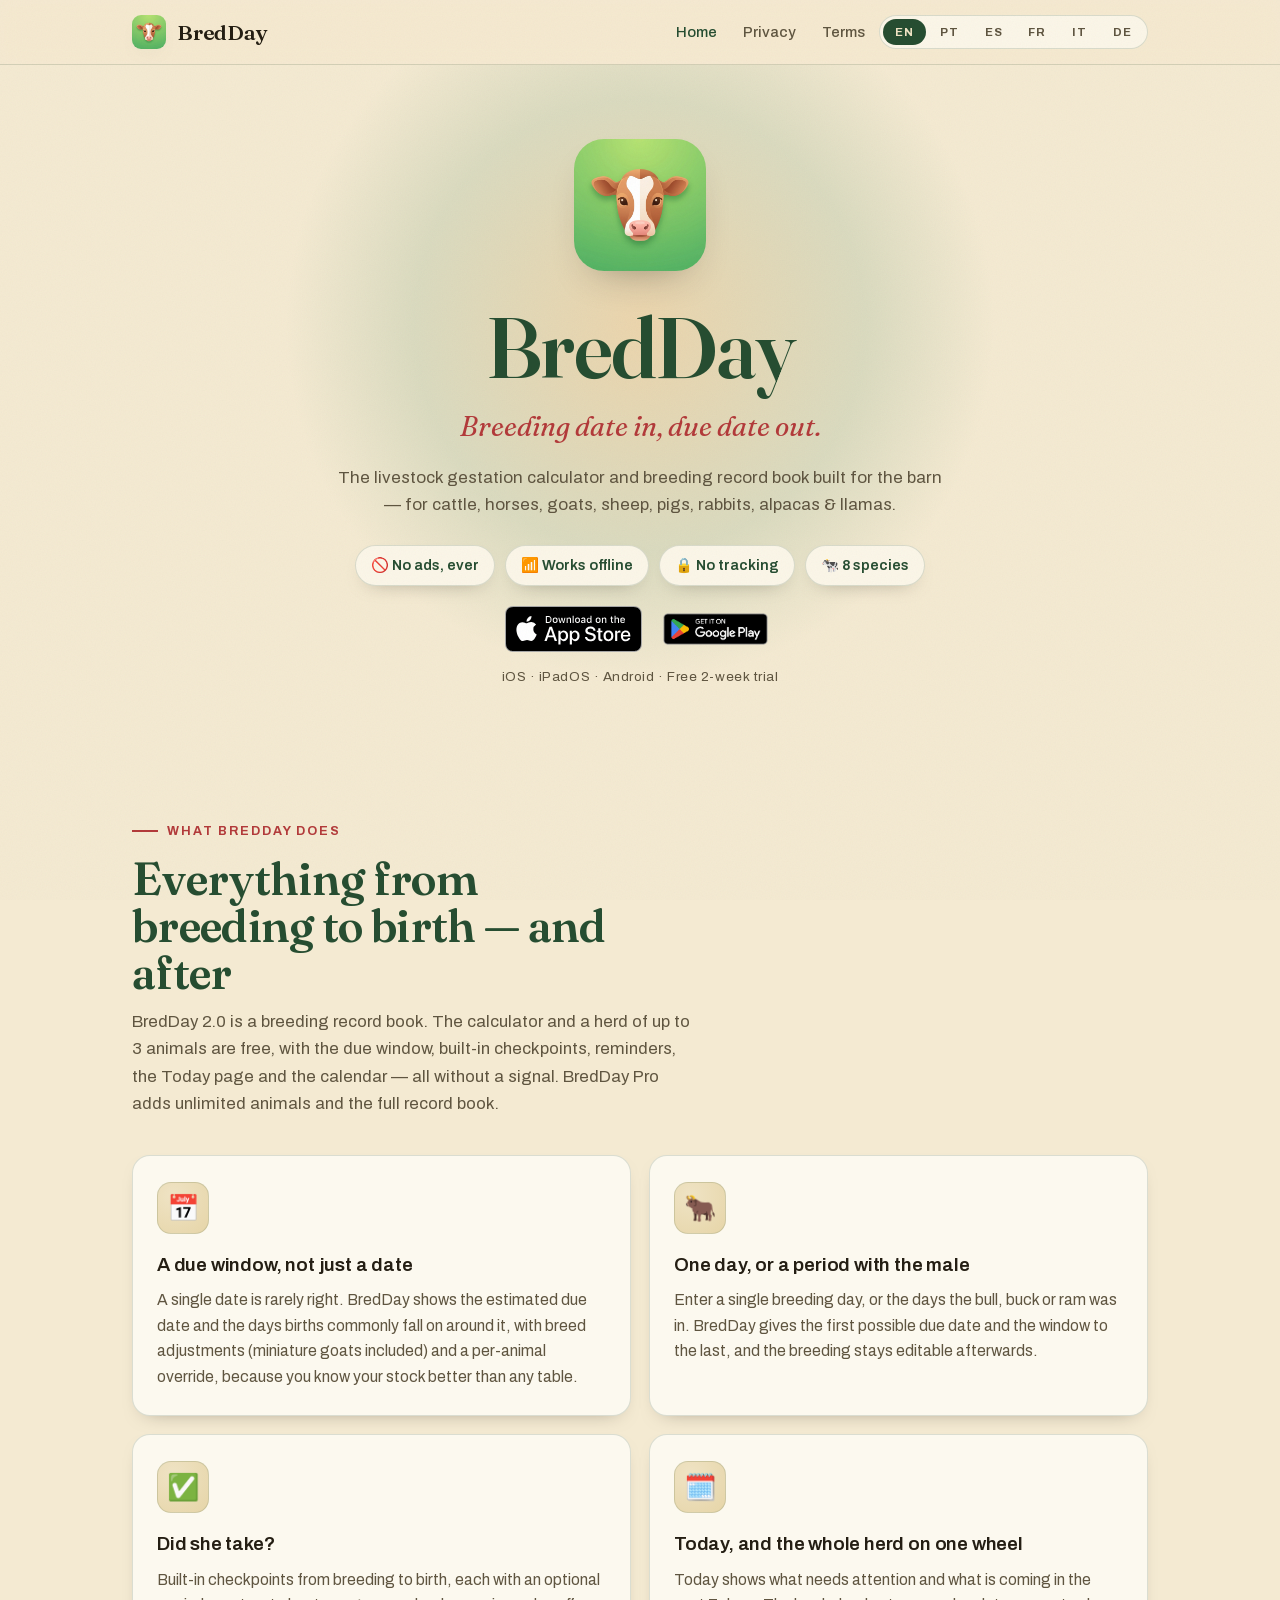
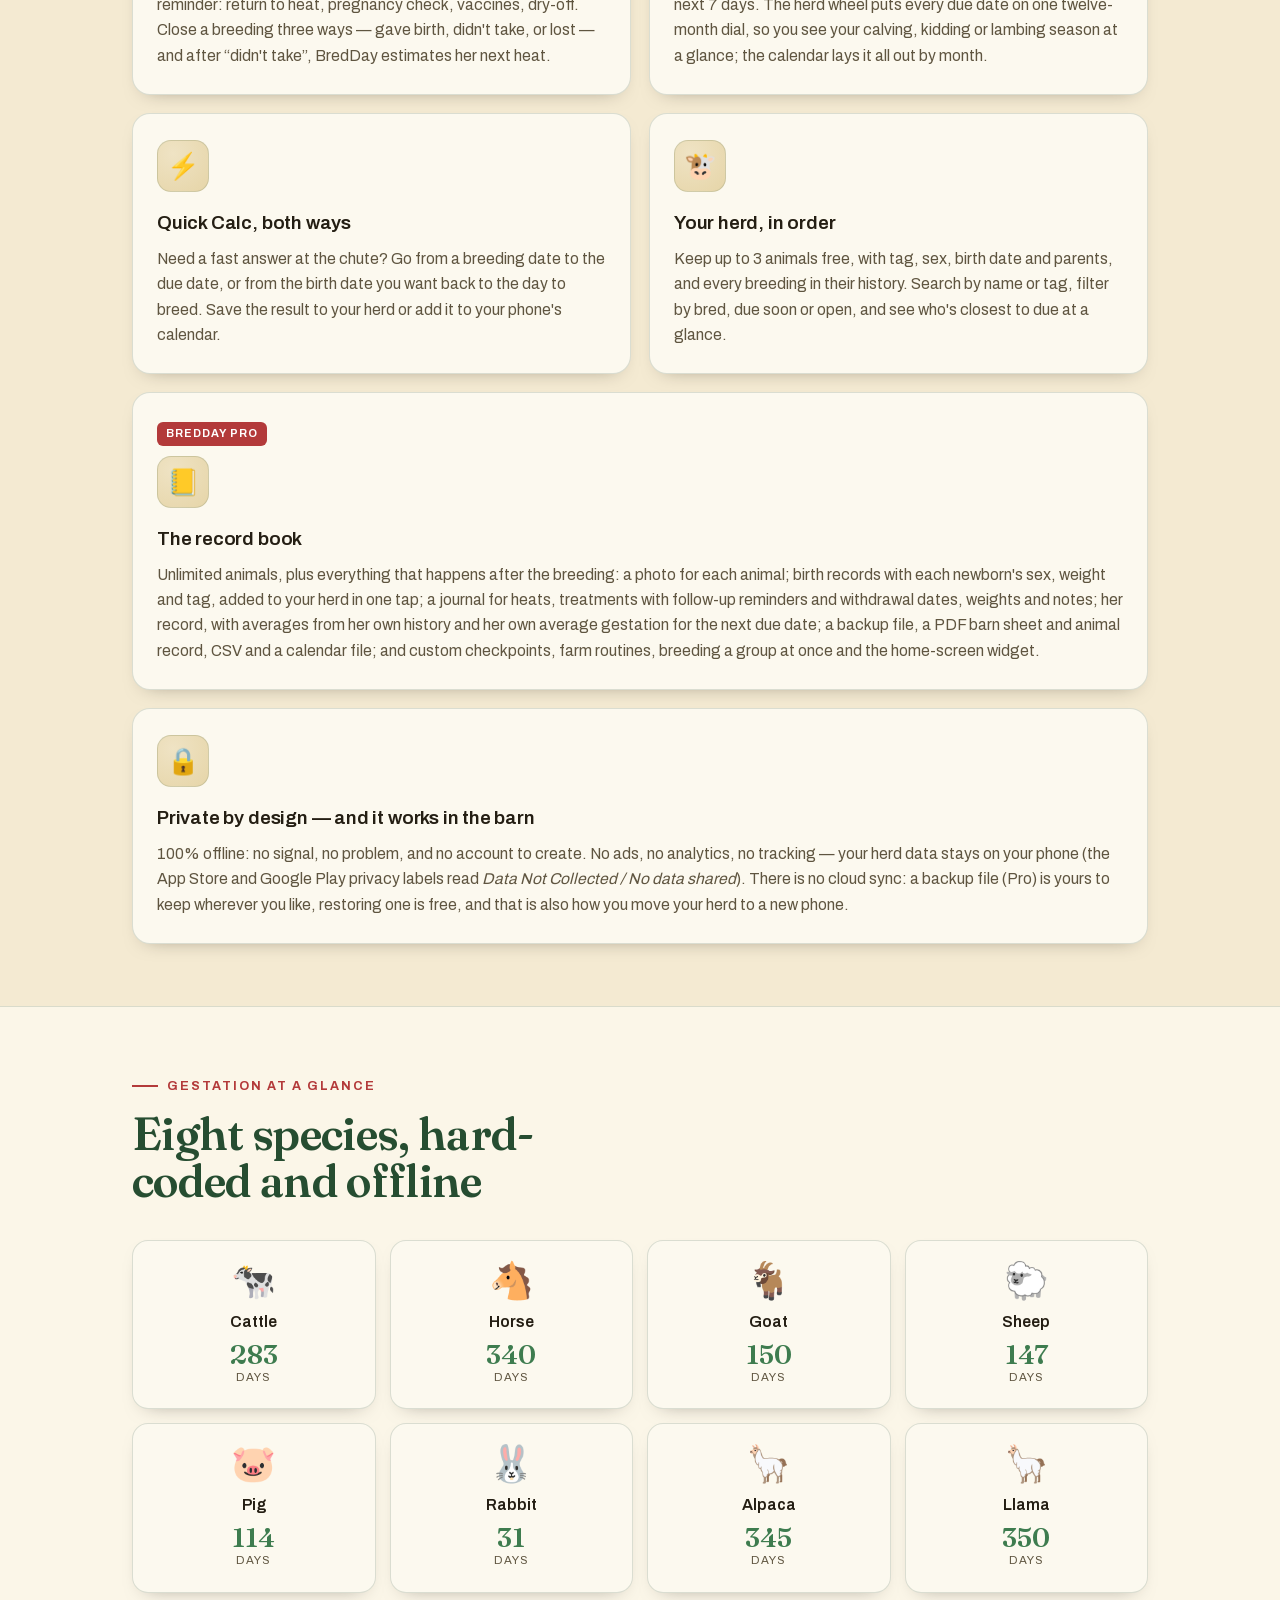
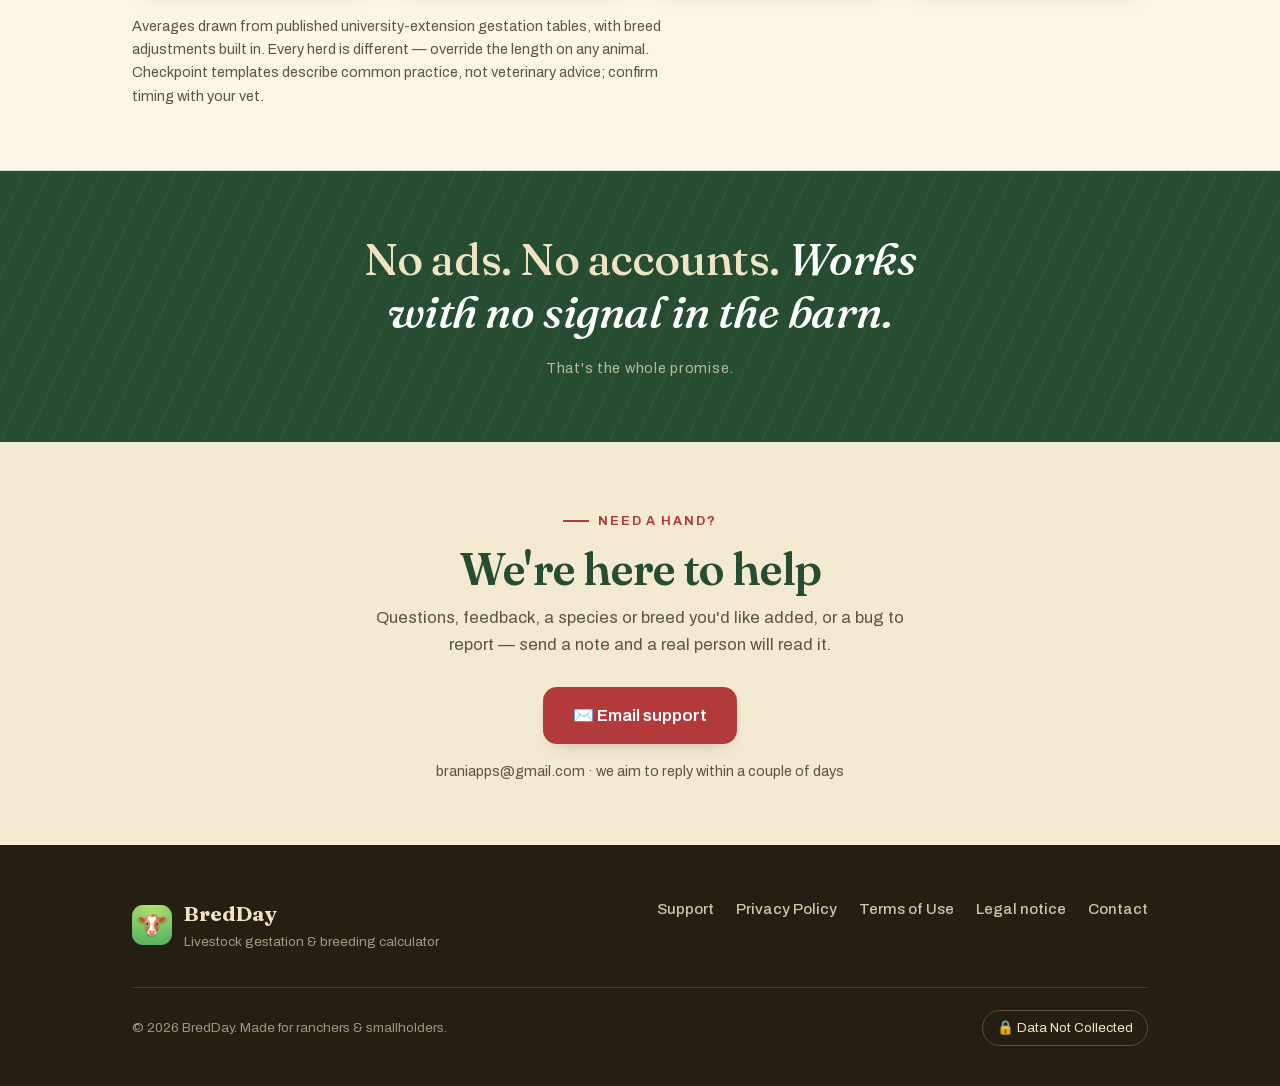
<file: index.html>
<!DOCTYPE html>
<html lang="en">
<head>
<meta charset="UTF-8">
<meta name="viewport" content="width=device-width, initial-scale=1.0">
<title>BredDay — Livestock Gestation &amp; Breeding Calculator</title>
<meta name="description" content="BredDay is the offline gestation calculator and breeding record book for cattle, horses, goats, sheep, pigs, rabbits, alpacas & llamas. Due windows, checkpoints, reminders, a Today page and a herd wheel; Pro adds photos, birth records, a journal and backups. No ads. No tracking. In English, Portuguese, Spanish, French, Italian and German.">
<link rel="icon" href="app-icon.png">
<link rel="stylesheet" href="fonts/fonts.css">
<script src="site.js" defer></script>
<style>
  :root{
    --paper:#F4EAD2;
    --paper-2:#FBF6E8;
    --card:#FCF9EF;
    --ink:#241E13;
    --ink-soft:#5f5540;
    --green:#3E7C4F;
    --green-deep:#264d31;
    --barn:#B33A3A;
    --amber:#C9821B;
    --wheat:#EFE3C4;
    --hair:rgba(38,77,49,.16);
    --shadow:0 18px 40px -22px rgba(36,30,19,.45);
    --shadow-sm:0 8px 20px -14px rgba(36,30,19,.5);
    --serif:"Fraunces",Georgia,"Times New Roman",serif;
    --sans:"Archivo",-apple-system,BlinkMacSystemFont,"Segoe UI",sans-serif;
  }
  *{margin:0;padding:0;box-sizing:border-box}
  html{scroll-behavior:smooth}
  body{
    font-family:var(--sans);
    color:var(--ink);
    background:var(--paper);
    line-height:1.62;
    -webkit-font-smoothing:antialiased;
    overflow-x:hidden;
  }
  /* Paper grain overlay */
  body::before{
    content:"";position:fixed;inset:0;z-index:9999;pointer-events:none;
    opacity:.05;mix-blend-mode:multiply;
    background-image:url("data:image/svg+xml,%3Csvg xmlns='http://www.w3.org/2000/svg' width='140' height='140'%3E%3Cfilter id='n'%3E%3CfeTurbulence type='fractalNoise' baseFrequency='0.8' numOctaves='3' stitchTiles='stitch'/%3E%3C/filter%3E%3Crect width='100%25' height='100%25' filter='url(%23n)'/%3E%3C/svg%3E");
  }
  a{color:inherit}
  ::selection{background:var(--amber);color:#fff}

  .wrap{max-width:1060px;margin:0 auto;padding:0 22px}

  /* ---------- Header ---------- */
  header.site{
    position:sticky;top:0;z-index:50;
    background:rgba(244,234,210,.82);
    backdrop-filter:saturate(150%) blur(10px);
    border-bottom:1px solid var(--hair);
  }
  .nav{display:flex;align-items:center;justify-content:space-between;gap:14px;height:64px}
  .brand{display:flex;align-items:center;gap:11px;text-decoration:none;font-weight:600}
  .brand img{width:34px;height:34px;border-radius:9px;box-shadow:var(--shadow-sm)}
  .brand b{font-family:var(--serif);font-size:1.32rem;font-weight:600;letter-spacing:-.01em}
  .nav-links{display:flex;gap:26px;font-size:.93rem;font-weight:500;margin-left:auto}
  .nav-links a{text-decoration:none;color:var(--ink-soft);transition:color .2s}
  .nav-links a:hover,.nav-links a.active{color:var(--green-deep)}
  @media(max-width:640px){.nav-links{display:none}}

  /* ---------- Language switch ----------
     .langtabs is the role="tablist"; site.js maintains aria-selected,
     aria-controls and tabindex on the buttons. Hidden without JS: all six
     languages already render stacked then, so a switch that cannot switch
     anything would only be a trap. */
  .langtabs{display:inline-flex;gap:2px;padding:3px;border-radius:999px;background:var(--paper-2);border:1px solid var(--hair);flex:none}
  .langtabs [role="tab"]{appearance:none;-webkit-appearance:none;border:0;background:transparent;cursor:pointer;padding:7px 12px;border-radius:999px;font-family:var(--sans);font-size:.72rem;font-weight:700;letter-spacing:.08em;color:var(--ink-soft);transition:color .2s,background-color .2s}
  .langtabs [role="tab"]:hover{color:var(--green-deep);background:var(--wheat)}
  .langtabs [role="tab"][aria-selected="true"]{background:var(--green-deep);color:var(--wheat);font-weight:800}
  .langtabs [role="tab"]:focus-visible{outline:2px solid var(--green);outline-offset:2px}
  html:not([data-js="on"]) .langtabs{display:none}

  /* Languages are hidden ONLY when site.js has announced itself by setting
     data-js on <html>. If the script never runs or throws, this selector
     stops matching and all six languages render stacked — readable,
     anchor-navigable, and complete. Never hide [data-lang] outside an
     html[data-js="on"] scope. */
  html[data-js="on"] [data-lang]{display:none}
  html[data-js="on"] [data-lang][data-lang-active]{display:block}
  html:not([data-js="on"]) [data-lang] + [data-lang]{border-top:2px solid var(--hair)}

  /* ---------- Hero ---------- */
  .hero{position:relative;text-align:center;padding:74px 0 64px;overflow:hidden}
  .hero::before{ /* sun/pasture glow */
    content:"";position:absolute;top:-120px;left:50%;transform:translateX(-50%);
    width:760px;height:760px;border-radius:50%;
    background:radial-gradient(circle,rgba(201,130,27,.20),rgba(62,124,79,.14) 42%,transparent 66%);
    z-index:0;
  }
  .hero > *{position:relative;z-index:1}
  .hero-icon{
    width:132px;height:132px;border-radius:30px;box-shadow:var(--shadow);
    margin-bottom:26px;animation:pop .7s cubic-bezier(.2,.8,.25,1) both;
  }
  .hero h1{
    font-family:var(--serif);font-weight:600;letter-spacing:-.02em;line-height:.98;
    font-size:clamp(3rem,9vw,5.4rem);color:var(--green-deep);
    animation:rise .7s ease .05s both;
  }
  .hero .lede{
    font-family:var(--serif);font-style:italic;font-weight:400;
    font-size:clamp(1.25rem,3.2vw,1.7rem);color:var(--barn);margin-top:14px;
    animation:rise .7s ease .12s both;
  }
  .hero .sub{
    max-width:620px;margin:16px auto 0;color:var(--ink-soft);font-size:1.06rem;
    animation:rise .7s ease .18s both;
  }
  .chips{display:flex;flex-wrap:wrap;gap:10px;justify-content:center;margin-top:26px;animation:rise .7s ease .24s both}
  .chip{
    display:inline-flex;align-items:center;gap:7px;
    background:var(--paper-2);border:1px solid var(--hair);
    padding:8px 15px;border-radius:999px;font-size:.9rem;font-weight:600;color:var(--green-deep);
    box-shadow:var(--shadow-sm);
  }
  .badges{display:flex;flex-wrap:wrap;justify-content:center;align-items:center;gap:14px;margin-top:20px;animation:rise .7s ease .34s both}
  .badges a{display:inline-block;text-decoration:none;transition:transform .25s ease,filter .25s ease}
  .badges a:hover{transform:translateY(-2px);filter:drop-shadow(0 6px 14px rgba(36,30,19,.22))}
  .badges img{height:46px;width:auto;display:block}
  .platform{margin-top:14px;font-size:.85rem;letter-spacing:.04em;color:var(--ink-soft);animation:rise .7s ease .38s both}

  /* ---------- Section scaffolding ---------- */
  section.blk{padding:62px 0}
  .eyebrow{
    display:inline-flex;align-items:center;gap:9px;
    font-size:.78rem;font-weight:700;letter-spacing:.16em;text-transform:uppercase;
    color:var(--barn);margin-bottom:14px;
  }
  .eyebrow::before{content:"";width:26px;height:2px;background:var(--barn);display:inline-block}
  .sec-title{font-family:var(--serif);font-weight:600;letter-spacing:-.015em;line-height:1.05;
    font-size:clamp(1.9rem,4.4vw,2.8rem);color:var(--green-deep);max-width:16ch}
  .sec-intro{color:var(--ink-soft);max-width:56ch;margin-top:12px;font-size:1.05rem}

  /* ---------- Features ---------- */
  .grid{display:grid;grid-template-columns:repeat(2,1fr);gap:18px;margin-top:38px}
  @media(max-width:720px){.grid{grid-template-columns:1fr}}
  .feature{
    background:var(--card);border:1px solid var(--hair);border-radius:18px;
    padding:26px 24px;box-shadow:var(--shadow-sm);
    transition:transform .25s cubic-bezier(.2,.8,.25,1),box-shadow .25s,border-color .25s;
  }
  .feature:hover{transform:translateY(-4px);box-shadow:var(--shadow);border-color:rgba(62,124,79,.4)}
  .feature.wide{grid-column:1/-1}
  .badge{
    width:52px;height:52px;border-radius:14px;display:grid;place-items:center;font-size:26px;
    background:radial-gradient(circle at 30% 25%,var(--wheat),#e6d5a8);
    border:1px solid rgba(38,77,49,.14);margin-bottom:16px;
  }
  .feature h3{font-size:1.18rem;font-weight:600;letter-spacing:-.01em;margin-bottom:7px}
  .feature p{color:var(--ink-soft);font-size:.98rem}
  .feature .tag{
    display:inline-block;margin-bottom:10px;font-size:.68rem;font-weight:700;letter-spacing:.09em;
    text-transform:uppercase;color:#fff;background:var(--barn);padding:3px 9px;border-radius:6px;
  }

  /* ---------- Species almanac ---------- */
  .almanac{background:var(--paper-2);border-top:1px solid var(--hair);border-bottom:1px solid var(--hair)}
  .species{
    display:grid;grid-template-columns:repeat(4,1fr);gap:14px;margin-top:36px;
  }
  @media(max-width:720px){.species{grid-template-columns:repeat(2,1fr)}}
  .beast{
    text-align:center;background:var(--card);border:1px solid var(--hair);border-radius:16px;
    padding:22px 10px;box-shadow:var(--shadow-sm);position:relative;
  }
  .beast .em{font-size:36px;line-height:1;display:block}
  .beast .nm{font-weight:600;margin-top:10px;font-size:.98rem}
  .beast .dy{font-family:var(--serif);font-weight:600;font-size:1.7rem;color:var(--green);margin-top:6px;line-height:1}
  .beast .un{font-size:.72rem;letter-spacing:.08em;text-transform:uppercase;color:var(--ink-soft)}
  .almanac .note{margin-top:22px;font-size:.9rem;color:var(--ink-soft);max-width:60ch}

  /* ---------- Identity band ---------- */
  .band{
    background:var(--green-deep);color:var(--wheat);text-align:center;position:relative;overflow:hidden;
  }
  .band::after{ /* faint field rows */
    content:"";position:absolute;inset:0;opacity:.10;
    background:repeating-linear-gradient(115deg,transparent 0 22px,rgba(239,227,196,.6) 22px 23px);
  }
  .band .q{position:relative;font-family:var(--serif);font-weight:500;letter-spacing:-.01em;
    font-size:clamp(1.7rem,4.5vw,2.8rem);line-height:1.18;max-width:20ch;margin:0 auto}
  .band .q em{font-style:italic;color:#fff}
  .band small{position:relative;display:block;margin-top:18px;color:rgba(239,227,196,.72);
    font-size:.9rem;letter-spacing:.05em}

  /* ---------- Support ---------- */
  .support{text-align:center}
  .support .sec-title,.support .sec-intro{margin-left:auto;margin-right:auto}
  .support .sec-intro{margin-bottom:28px}
  .cta{
    display:inline-flex;align-items:center;gap:10px;
    background:var(--barn);color:#fff;text-decoration:none;font-weight:600;font-size:1.05rem;
    padding:15px 30px;border-radius:14px;box-shadow:var(--shadow-sm);
    transition:transform .2s,box-shadow .2s,filter .2s;
  }
  .cta:hover{transform:translateY(-3px);box-shadow:var(--shadow);filter:saturate(1.1)}
  .support .respond{margin-top:16px;font-size:.9rem;color:var(--ink-soft)}

  /* ---------- Footer ---------- */
  footer{background:var(--ink);color:var(--wheat);padding:52px 0 40px}
  .foot-top{display:flex;flex-wrap:wrap;gap:26px;justify-content:space-between;align-items:flex-start}
  .foot-brand{display:flex;align-items:center;gap:12px}
  .foot-brand img{width:40px;height:40px;border-radius:11px}
  .foot-brand b{font-family:var(--serif);font-size:1.3rem}
  .foot-brand span{display:block;font-size:.85rem;color:rgba(239,227,196,.62)}
  .foot-links{display:flex;flex-wrap:wrap;gap:22px;font-size:.95rem;font-weight:500}
  .foot-links a{color:var(--wheat);text-decoration:none;opacity:.85;transition:opacity .2s}
  .foot-links a:hover{opacity:1;text-decoration:underline}
  .foot-bottom{
    margin-top:34px;padding-top:22px;border-top:1px solid rgba(239,227,196,.16);
    display:flex;flex-wrap:wrap;gap:14px;justify-content:space-between;align-items:center;
    font-size:.85rem;color:rgba(239,227,196,.6)
  }
  .privacy-badge{display:inline-flex;align-items:center;gap:8px;
    border:1px solid rgba(239,227,196,.25);border-radius:999px;padding:6px 14px;color:var(--wheat)}

  @keyframes rise{from{opacity:0;transform:translateY(18px)}to{opacity:1;transform:none}}
  @keyframes pop{from{opacity:0;transform:scale(.82)}to{opacity:1;transform:none}}
  @media(prefers-reduced-motion:reduce){
    *{animation:none!important;transition:none!important}
    html{scroll-behavior:auto}
  }
</style>
</head>
<body>

<!-- Chrome: outside every [data-lang] section; site.js swaps its text via the
     data-i18n-* attributes. Tab labels stay untranslated (endonym initials). -->
<header class="site">
  <div class="wrap nav">
    <a class="brand" href="index.html"><img src="app-icon.png" alt="BredDay icon"><b>BredDay</b></a>
    <nav class="nav-links" aria-label="Main" data-i18n-aria-en="Main" data-i18n-aria-pt="Principal" data-i18n-aria-es="Principal" data-i18n-aria-fr="Principale" data-i18n-aria-it="Principale" data-i18n-aria-de="Hauptnavigation">
      <a href="index.html" class="active" aria-current="page" data-i18n-en="Home" data-i18n-pt="Início" data-i18n-es="Inicio" data-i18n-fr="Accueil" data-i18n-it="Home" data-i18n-de="Start">Home</a>
      <a href="privacy.html" data-i18n-en="Privacy" data-i18n-pt="Privacidade" data-i18n-es="Privacidad" data-i18n-fr="Confidentialité" data-i18n-it="Privacy" data-i18n-de="Datenschutz">Privacy</a>
      <a href="terms.html" data-i18n-en="Terms" data-i18n-pt="Termos" data-i18n-es="Términos" data-i18n-fr="Conditions" data-i18n-it="Termini" data-i18n-de="Nutzungsbedingungen">Terms</a>
    </nav>
    <div class="langtabs" role="tablist" aria-label="Language" data-i18n-aria-en="Language" data-i18n-aria-pt="Idioma" data-i18n-aria-es="Idioma" data-i18n-aria-fr="Langue" data-i18n-aria-it="Lingua" data-i18n-aria-de="Sprache">
      <button type="button" role="tab" data-lang-target="en" aria-label="English">EN</button>
      <button type="button" role="tab" data-lang-target="pt" aria-label="Português">PT</button>
      <button type="button" role="tab" data-lang-target="es" aria-label="Español">ES</button>
      <button type="button" role="tab" data-lang-target="fr" aria-label="Français">FR</button>
      <button type="button" role="tab" data-lang-target="it" aria-label="Italiano">IT</button>
      <button type="button" role="tab" data-lang-target="de" aria-label="Deutsch">DE</button>
    </div>
  </div>
</header>

<main>

  <!-- ============================================================ ENGLISH ==
       site.js stamps role="tabpanel", id, and aria-hidden here. id="portugues"
       / id="espanol" / id="francais" / id="italiano" / id="deutsch" below are
       the app's deep-link anchors; id="top" stays on the English <h1> alone. -->
  <section data-lang="en" lang="en" aria-label="English">

    <!-- HERO -->
    <section class="hero">
      <div class="wrap">
        <img src="app-icon.png" alt="BredDay app icon — a cow" class="hero-icon">
        <h1 id="top">BredDay</h1>
        <p class="lede">Breeding date in, due date out.</p>
        <p class="sub">The livestock gestation calculator and breeding record book built for the barn — for cattle, horses, goats, sheep, pigs, rabbits, alpacas &amp; llamas.</p>
        <div class="chips">
          <span class="chip">🚫 No ads, ever</span>
          <span class="chip">📶 Works offline</span>
          <span class="chip">🔒 No tracking</span>
          <span class="chip">🐄 8 species</span>
        </div>
        <div class="badges">
          <a href="https://apps.apple.com/app/id6793699937"><img class="as" src="badges/app-store-en-us.svg" alt="Download on the App Store"></a>
          <a href="https://play.google.com/store/apps/details?id=com.branicio.bredday"><img class="gp" src="badges/google-play-en-us.png" alt="Get it on Google Play"></a>
        </div>
        <p class="platform">iOS &middot; iPadOS &middot; Android &middot; Free 2-week trial</p>
      </div>
    </section>

    <!-- FEATURES -->
    <section class="blk">
      <div class="wrap">
        <span class="eyebrow">What BredDay does</span>
        <h2 class="sec-title">Everything from breeding to birth — and after</h2>
        <p class="sec-intro">BredDay 2.0 is a breeding record book. The calculator and a herd of up to 3 animals are free, with the due window, built-in checkpoints, reminders, the Today page and the calendar — all without a signal. BredDay Pro adds unlimited animals and the full record book.</p>

        <div class="grid">
          <article class="feature">
            <div class="badge">📅</div>
            <h3>A due window, not just a date</h3>
            <p>A single date is rarely right. BredDay shows the estimated due date and the days births commonly fall on around it, with breed adjustments (miniature goats included) and a per-animal override, because you know your stock better than any table.</p>
          </article>

          <article class="feature">
            <div class="badge">🐂</div>
            <h3>One day, or a period with the male</h3>
            <p>Enter a single breeding day, or the days the bull, buck or ram was in. BredDay gives the first possible due date and the window to the last, and the breeding stays editable afterwards.</p>
          </article>

          <article class="feature">
            <div class="badge">✅</div>
            <h3>Did she take?</h3>
            <p>Built-in checkpoints from breeding to birth, each with an optional reminder: return to heat, pregnancy check, vaccines, dry-off. Close a breeding three ways — gave birth, didn't take, or lost — and after “didn't take”, BredDay estimates her next heat.</p>
          </article>

          <article class="feature">
            <div class="badge">🗓️</div>
            <h3>Today, and the whole herd on one wheel</h3>
            <p>Today shows what needs attention and what is coming in the next 7 days. The herd wheel puts every due date on one twelve-month dial, so you see your calving, kidding or lambing season at a glance; the calendar lays it all out by month.</p>
          </article>

          <article class="feature">
            <div class="badge">⚡</div>
            <h3>Quick Calc, both ways</h3>
            <p>Need a fast answer at the chute? Go from a breeding date to the due date, or from the birth date you want back to the day to breed. Save the result to your herd or add it to your phone's calendar.</p>
          </article>

          <article class="feature">
            <div class="badge">🐮</div>
            <h3>Your herd, in order</h3>
            <p>Keep up to 3 animals free, with tag, sex, birth date and parents, and every breeding in their history. Search by name or tag, filter by bred, due soon or open, and see who's closest to due at a glance.</p>
          </article>

          <article class="feature wide">
            <span class="tag">BredDay Pro</span>
            <div class="badge">📒</div>
            <h3>The record book</h3>
            <p>Unlimited animals, plus everything that happens after the breeding: a photo for each animal; birth records with each newborn's sex, weight and tag, added to your herd in one tap; a journal for heats, treatments with follow-up reminders and withdrawal dates, weights and notes; her record, with averages from her own history and her own average gestation for the next due date; a backup file, a PDF barn sheet and animal record, CSV and a calendar file; and custom checkpoints, farm routines, breeding a group at once and the home-screen widget.</p>
          </article>

          <article class="feature wide">
            <div class="badge">🔒</div>
            <h3>Private by design — and it works in the barn</h3>
            <p>100% offline: no signal, no problem, and no account to create. No ads, no analytics, no tracking — your herd data stays on your phone (the App Store and Google Play privacy labels read <em>Data Not Collected / No data shared</em>). There is no cloud sync: a backup file (Pro) is yours to keep wherever you like, restoring one is free, and that is also how you move your herd to a new phone.</p>
          </article>
        </div>
      </div>
    </section>

    <!-- GESTATION ALMANAC -->
    <section class="blk almanac">
      <div class="wrap">
        <span class="eyebrow">Gestation at a glance</span>
        <h2 class="sec-title">Eight species, hard-coded and offline</h2>
        <div class="species">
          <div class="beast"><span class="em">🐄</span><div class="nm">Cattle</div><div class="dy">283</div><div class="un">days</div></div>
          <div class="beast"><span class="em">🐴</span><div class="nm">Horse</div><div class="dy">340</div><div class="un">days</div></div>
          <div class="beast"><span class="em">🐐</span><div class="nm">Goat</div><div class="dy">150</div><div class="un">days</div></div>
          <div class="beast"><span class="em">🐑</span><div class="nm">Sheep</div><div class="dy">147</div><div class="un">days</div></div>
          <div class="beast"><span class="em">🐷</span><div class="nm">Pig</div><div class="dy">114</div><div class="un">days</div></div>
          <div class="beast"><span class="em">🐰</span><div class="nm">Rabbit</div><div class="dy">31</div><div class="un">days</div></div>
          <div class="beast"><span class="em">🦙</span><div class="nm">Alpaca</div><div class="dy">345</div><div class="un">days</div></div>
          <div class="beast"><span class="em">🦙</span><div class="nm">Llama</div><div class="dy">350</div><div class="un">days</div></div>
        </div>
        <p class="note">Averages drawn from published university-extension gestation tables, with breed adjustments built in. Every herd is different — override the length on any animal. Checkpoint templates describe common practice, not veterinary advice; confirm timing with your vet.</p>
      </div>
    </section>

    <!-- IDENTITY BAND -->
    <section class="blk band">
      <div class="wrap">
        <p class="q">No ads. No accounts. <em>Works with no signal in the barn.</em></p>
        <small>That's the whole promise.</small>
      </div>
    </section>

    <!-- SUPPORT -->
    <section class="blk support">
      <div class="wrap">
        <span class="eyebrow" style="justify-content:center">Need a hand?</span>
        <h2 class="sec-title">We're here to help</h2>
        <p class="sec-intro">Questions, feedback, a species or breed you'd like added, or a bug to report — send a note and a real person will read it.</p>
        <a class="cta" href="mailto:braniapps@gmail.com">✉️ Email support</a>
        <p class="respond">braniapps@gmail.com · we aim to reply within a couple of days</p>
      </div>
    </section>

    <footer>
      <div class="wrap">
        <div class="foot-top">
          <div class="foot-brand">
            <img src="app-icon.png" alt="BredDay icon">
            <div>
              <b>BredDay</b>
              <span>Livestock gestation &amp; breeding calculator</span>
            </div>
          </div>
          <nav class="foot-links">
            <a href="index.html">Support</a>
            <a href="privacy.html">Privacy Policy</a>
            <a href="terms.html">Terms of Use</a>
            <a href="impressum.html">Legal notice</a>
            <a href="mailto:braniapps@gmail.com">Contact</a>
          </nav>
        </div>
        <div class="foot-bottom">
          <span>© 2026 BredDay. Made for ranchers &amp; smallholders.</span>
          <span class="privacy-badge">🔒 Data Not Collected</span>
        </div>
      </div>
    </footer>

  </section>

  <!-- ======================================================== PORTUGUÊS ==
       Clone estrutural do bloco em inglês — só o texto e
       data-lang / id / lang / aria-label mudam. -->
  <section data-lang="pt" id="portugues" lang="pt-BR" aria-label="Português">

    <!-- HERO -->
    <section class="hero">
      <div class="wrap">
        <img src="app-icon.png" alt="Ícone do BredDay — uma vaca" class="hero-icon">
        <h1>BredDay</h1>
        <p class="lede">Data da cobertura entra, previsão de parto sai.</p>
        <p class="sub">A calculadora de gestação e a caderneta de campo do rebanho num app só, feito para o curral — bovinos, equinos, caprinos, ovinos, suínos, coelhos, alpacas e lhamas.</p>
        <div class="chips">
          <span class="chip">🚫 Sem anúncios, nunca</span>
          <span class="chip">📶 Funciona offline</span>
          <span class="chip">🔒 Sem rastreamento</span>
          <span class="chip">🐄 8 espécies</span>
        </div>
        <div class="badges">
          <a href="https://apps.apple.com/app/id6793699937"><img class="as" src="badges/app-store-pt-br.svg" alt="Baixar na App Store"></a>
          <a href="https://play.google.com/store/apps/details?id=com.branicio.bredday"><img class="gp" src="badges/google-play-pt-br.png" alt="Disponível no Google Play"></a>
        </div>
        <p class="platform">iOS &middot; iPadOS &middot; Android &middot; Teste grátis de 2 semanas</p>
      </div>
    </section>

    <!-- RECURSOS -->
    <section class="blk">
      <div class="wrap">
        <span class="eyebrow">O que o BredDay faz</span>
        <h2 class="sec-title">Tudo, da cobertura ao parto — e depois</h2>
        <p class="sec-intro">O BredDay 2.0 é a caderneta de campo do rebanho. A calculadora e um rebanho de até 3 animais são grátis, com janela de parto, etapas de manejo, lembretes, a página Hoje e o calendário — tudo sem sinal. O BredDay Pro acrescenta animais ilimitados e a caderneta de campo completa.</p>

        <div class="grid">
          <article class="feature">
            <div class="badge">📅</div>
            <h3>Uma janela de parto, não só uma data</h3>
            <p>Uma data só raramente acerta. O BredDay mostra a previsão de parto e os dias em que os partos costumam acontecer, antes e depois dela, com ajuste por raça (inclusive cabras miniatura) e duração da gestação ajustável por animal, porque quem conhece o plantel é você.</p>
          </article>

          <article class="feature">
            <div class="badge">🐂</div>
            <h3>Um dia ou um período com o macho</h3>
            <p>Informe um único dia de cobertura ou os dias entre a entrada e a saída do touro, do bode ou do carneiro. O BredDay mostra a primeira previsão de parto possível e a janela de parto até a última, e a cobertura continua editável depois.</p>
          </article>

          <article class="feature">
            <div class="badge">✅</div>
            <h3>Ela emprenhou?</h3>
            <p>Etapas de manejo prontas, da cobertura ao parto, cada uma com lembrete opcional: retorno ao cio, diagnóstico de gestação, vacinas, secagem. Encerre uma cobertura de três formas — “Pariu”, “Não emprenhou” ou “Perdeu a gestação” — e, depois de “Não emprenhou”, o BredDay estima o próximo cio dela.</p>
          </article>

          <article class="feature">
            <div class="badge">🗓️</div>
            <h3>A página Hoje e o rebanho inteiro num só disco</h3>
            <p>A página Hoje mostra o que precisa de atenção e o que vem nos próximos 7 dias. O disco de gestação põe todas as previsões de parto num círculo de doze meses, para você ver a estação de parição do rebanho num relance; o calendário mostra tudo mês a mês.</p>
          </article>

          <article class="feature">
            <div class="badge">⚡</div>
            <h3>Cálculo rápido, nos dois sentidos</h3>
            <p>Precisa de resposta rápida no tronco de contenção? Vá da data da cobertura à previsão de parto, ou da data desejada para o parto à data estimada da cobertura. Salve o resultado no seu rebanho ou adicione ao calendário do celular.</p>
          </article>

          <article class="feature">
            <div class="badge">🐮</div>
            <h3>Seu rebanho inteiro, em ordem</h3>
            <p>Até 3 animais grátis, com brinco, sexo, data de nascimento e pais, e todo o histórico de coberturas. Busque por nome ou brinco, filtre as cobertas, as de parto próximo ou as vazias, e veja num relance quem está mais perto de parir.</p>
          </article>

          <article class="feature wide">
            <span class="tag">BredDay Pro</span>
            <div class="badge">📒</div>
            <h3>A caderneta de campo</h3>
            <p>Animais ilimitados e tudo o que vem depois da cobertura: uma foto de cada animal; o registro de cada cria (sexo, peso ao nascer e brinco), que entra no seu rebanho com um toque; um diário de cios, tratamentos com lembrete de reforço e prazo de carência, pesos e observações; o desempenho reprodutivo, com as médias do próprio histórico de cada fêmea e a gestação média dela para prever o próximo parto; arquivo de backup, ficha do rebanho e ficha do animal em PDF, CSV e arquivo de calendário; e ainda etapas personalizadas e rotinas da fazenda, cobertura em lote e o widget da tela de início.</p>
          </article>

          <article class="feature wide">
            <div class="badge">🔒</div>
            <h3>Privado por natureza — e funciona no curral</h3>
            <p>100% offline: sem sinal, sem problema — e sem conta para criar. Sem anúncios, sem análises, sem rastreamento: os dados do seu rebanho ficam no seu celular (os selos na App Store e no Google Play indicam <em>Dados não coletados / Nenhum dado compartilhado</em>). Não há sincronização na nuvem: o arquivo de backup (Pro) é seu, para guardar onde quiser, restaurar um backup é grátis, e é assim que você leva o rebanho para um celular novo.</p>
          </article>
        </div>
      </div>
    </section>

    <!-- ALMANAQUE DE GESTAÇÃO -->
    <section class="blk almanac">
      <div class="wrap">
        <span class="eyebrow">Gestação num relance</span>
        <h2 class="sec-title">Oito espécies, com dados integrados e offline</h2>
        <div class="species">
          <div class="beast"><span class="em">🐄</span><div class="nm">Bovinos</div><div class="dy">283</div><div class="un">dias</div></div>
          <div class="beast"><span class="em">🐴</span><div class="nm">Equinos</div><div class="dy">340</div><div class="un">dias</div></div>
          <div class="beast"><span class="em">🐐</span><div class="nm">Caprinos</div><div class="dy">150</div><div class="un">dias</div></div>
          <div class="beast"><span class="em">🐑</span><div class="nm">Ovinos</div><div class="dy">147</div><div class="un">dias</div></div>
          <div class="beast"><span class="em">🐷</span><div class="nm">Suínos</div><div class="dy">114</div><div class="un">dias</div></div>
          <div class="beast"><span class="em">🐰</span><div class="nm">Coelhos</div><div class="dy">31</div><div class="un">dias</div></div>
          <div class="beast"><span class="em">🦙</span><div class="nm">Alpacas</div><div class="dy">345</div><div class="un">dias</div></div>
          <div class="beast"><span class="em">🦙</span><div class="nm">Lhamas</div><div class="dy">350</div><div class="un">dias</div></div>
        </div>
        <p class="note">Médias extraídas de tabelas de gestação publicadas por serviços de extensão universitária, com ajustes por raça incluídos. Cada rebanho é diferente — ajuste a duração em qualquer animal. Os modelos de etapas de manejo descrevem a prática comum, não orientação veterinária; confirme os prazos com o seu veterinário.</p>
      </div>
    </section>

    <!-- FAIXA DE IDENTIDADE -->
    <section class="blk band">
      <div class="wrap">
        <p class="q">Sem anúncios. Sem contas. <em>Funciona sem sinal no curral.</em></p>
        <small>Este é nosso compromisso.</small>
      </div>
    </section>

    <!-- SUPORTE -->
    <section class="blk support">
      <div class="wrap">
        <span class="eyebrow" style="justify-content:center">Precisa de uma mão?</span>
        <h2 class="sec-title">Estamos aqui para ajudar</h2>
        <p class="sec-intro">Dúvidas, sugestões, uma espécie ou raça que você queira ver no app, ou um problema para relatar — mande uma mensagem e uma pessoa de verdade vai ler.</p>
        <a class="cta" href="mailto:braniapps@gmail.com">✉️ Entre em contato com o suporte</a>
        <p class="respond">braniapps@gmail.com · procuramos responder em poucos dias</p>
      </div>
    </section>

    <footer>
      <div class="wrap">
        <div class="foot-top">
          <div class="foot-brand">
            <img src="app-icon.png" alt="Ícone do BredDay">
            <div>
              <b>BredDay</b>
              <span>Calculadora de gestação e manejo reprodutivo</span>
            </div>
          </div>
          <nav class="foot-links">
            <a href="index.html">Suporte</a>
            <a href="privacy.html">Política de Privacidade</a>
            <a href="terms.html">Termos de Uso</a>
            <a href="impressum.html">Aviso legal</a>
            <a href="mailto:braniapps@gmail.com">Contato</a>
          </nav>
        </div>
        <div class="foot-bottom">
          <span>© 2026 BredDay. Feito para pecuaristas e pequenos criadores.</span>
          <span class="privacy-badge">🔒 Dados não coletados</span>
        </div>
      </div>
    </footer>

  </section>

  <!-- ========================================================== ESPAÑOL ==
       Clon estructural del bloque en inglés — solo cambian el texto y
       data-lang / id / lang / aria-label. -->
  <section data-lang="es" id="espanol" lang="es" aria-label="Español">

    <!-- HERO -->
    <section class="hero">
      <div class="wrap">
        <img src="app-icon.png" alt="Ícono de BredDay — una vaca" class="hero-icon">
        <h1>BredDay</h1>
        <p class="lede">Anota la fecha de monta, obtén la fecha de parto.</p>
        <p class="sub">La calculadora de gestación y la libreta de registros hecha para el corral — bovinos, equinos, caprinos, ovinos, porcinos, conejos, alpacas y llamas.</p>
        <div class="chips">
          <span class="chip">🚫 Sin anuncios, nunca</span>
          <span class="chip">📶 Funciona sin conexión</span>
          <span class="chip">🔒 Sin rastreo</span>
          <span class="chip">🐄 8 especies</span>
        </div>
        <div class="badges">
          <a href="https://apps.apple.com/app/id6793699937"><img class="as" src="badges/app-store-es-mx.svg" alt="Descargar en el App Store"></a>
          <a href="https://play.google.com/store/apps/details?id=com.branicio.bredday"><img class="gp" src="badges/google-play-es.png" alt="Disponible en Google Play"></a>
        </div>
        <p class="platform">iOS &middot; iPadOS &middot; Android &middot; Prueba gratis de 2 semanas</p>
      </div>
    </section>

    <!-- FUNCIONES -->
    <section class="blk">
      <div class="wrap">
        <span class="eyebrow">Qué hace BredDay</span>
        <h2 class="sec-title">Todo, de la monta al parto — y después</h2>
        <p class="sec-intro">BredDay 2.0 es una libreta de registros. La calculadora y un hato de hasta 3 animales son gratis, con ventana de parto, etapas integradas, recordatorios, la página Hoy y el calendario, todo sin señal. BredDay Pro agrega animales sin límite y la libreta de registros completa.</p>

        <div class="grid">
          <article class="feature">
            <div class="badge">📅</div>
            <h3>Una ventana de parto, no solo una fecha</h3>
            <p>Una sola fecha rara vez acierta. BredDay muestra la fecha probable de parto y los días a su alrededor en que suelen caer los partos, con ajustes por raza (cabras miniatura incluidas) y los días que tú fijes para cada animal: tú conoces tu ganado mejor que cualquier tabla.</p>
          </article>

          <article class="feature">
            <div class="badge">🐂</div>
            <h3>Un día, o un periodo con el macho</h3>
            <p>Anota un solo día de monta, o la entrada y la salida del toro, el chivo o el carnero. BredDay te da la primera fecha probable de parto y la ventana hasta la última, y la monta se puede editar después.</p>
          </article>

          <article class="feature">
            <div class="badge">✅</div>
            <h3>¿Quedó preñada?</h3>
            <p>Etapas integradas de la monta al parto, cada una con recordatorio opcional: retorno al celo, diagnóstico de preñez, vacunas, secado. Cierra una monta de tres formas — “Parió”, “No quedó preñada” o “Perdió la preñez” — y, si no quedó preñada, BredDay estima su próximo celo.</p>
          </article>

          <article class="feature">
            <div class="badge">🗓️</div>
            <h3>Hoy, y todo el hato en una rueda</h3>
            <p>La página Hoy muestra lo que requiere atención y lo que viene en los próximos 7 días. La rueda pone todas las fechas de parto en un círculo de doce meses: tu temporada de partos de un vistazo. El calendario lo muestra todo mes a mes.</p>
          </article>

          <article class="feature">
            <div class="badge">⚡</div>
            <h3>Cálculo rápido, de ida y vuelta</h3>
            <p>¿Necesitas la respuesta al momento, junto a la manga? Ve de la monta a la fecha probable de parto, o al revés: del parto que quieres a la fecha límite de monta. Guarda el resultado en tu hato o agrégalo al calendario de tu teléfono.</p>
          </article>

          <article class="feature">
            <div class="badge">🐮</div>
            <h3>Tu hato, ordenado</h3>
            <p>Hasta 3 animales gratis, con arete, sexo, fecha de nacimiento y padres, y todo su historial de montas. Busca por nombre o arete, filtra las montadas, las que están por parir o las vacías, y ve de un vistazo cuál está más cerca de parir.</p>
          </article>

          <article class="feature wide">
            <span class="tag">BredDay Pro</span>
            <div class="badge">📒</div>
            <h3>La libreta de registros</h3>
            <p>Animales sin límite y todo lo que viene después de la monta: una foto de cada animal; el registro de cada cría (sexo, peso y arete), que se agrega a tu hato con un toque; un diario de celos, tratamientos con recordatorio de seguimiento y fin del retiro, pesajes y notas; “Sus números”, con los promedios de su propio historial y su gestación promedio para la próxima fecha de parto; archivo de respaldo, Hoja del hato y Ficha del animal en PDF, CSV y archivo de calendario; y además etapas personalizadas y rutinas del rancho, monta en grupo y el widget de la pantalla de inicio.</p>
          </article>

          <article class="feature wide">
            <div class="badge">🔒</div>
            <h3>Privada por diseño — y funciona en el corral</h3>
            <p>100% sin conexión: sin señal, sin problema — y sin cuenta que crear. Sin anuncios, sin analíticas, sin rastreo: los datos de tu hato se quedan en tu teléfono (las etiquetas en el App Store y Google Play indican <em>No se recopilan datos / No se comparten datos</em>). No hay sincronización en la nube: el archivo de respaldo (Pro) lo guardas donde quieras, restaurarlo es gratis, y así también pasas tu hato a un teléfono nuevo.</p>
          </article>
        </div>
      </div>
    </section>

    <!-- ALMANAQUE DE GESTACIÓN -->
    <section class="blk almanac">
      <div class="wrap">
        <span class="eyebrow">Gestación de un vistazo</span>
        <h2 class="sec-title">Ocho especies, con los datos integrados y sin conexión</h2>
        <div class="species">
          <div class="beast"><span class="em">🐄</span><div class="nm">Bovinos</div><div class="dy">283</div><div class="un">días</div></div>
          <div class="beast"><span class="em">🐴</span><div class="nm">Equinos</div><div class="dy">340</div><div class="un">días</div></div>
          <div class="beast"><span class="em">🐐</span><div class="nm">Caprinos</div><div class="dy">150</div><div class="un">días</div></div>
          <div class="beast"><span class="em">🐑</span><div class="nm">Ovinos</div><div class="dy">147</div><div class="un">días</div></div>
          <div class="beast"><span class="em">🐷</span><div class="nm">Porcinos</div><div class="dy">114</div><div class="un">días</div></div>
          <div class="beast"><span class="em">🐰</span><div class="nm">Conejos</div><div class="dy">31</div><div class="un">días</div></div>
          <div class="beast"><span class="em">🦙</span><div class="nm">Alpacas</div><div class="dy">345</div><div class="un">días</div></div>
          <div class="beast"><span class="em">🦙</span><div class="nm">Llamas</div><div class="dy">350</div><div class="un">días</div></div>
        </div>
        <p class="note">Promedios tomados de tablas de gestación publicadas por servicios de extensión universitaria, con ajustes por raza incluidos. Cada hato es distinto — ajusta la duración en cualquier animal. Las plantillas de etapas describen la práctica común, no asesoría veterinaria; confirma los tiempos con tu veterinario.</p>
      </div>
    </section>

    <!-- BANDA DE IDENTIDAD -->
    <section class="blk band">
      <div class="wrap">
        <p class="q">Sin anuncios. Sin cuentas. <em>Funciona sin señal en el corral.</em></p>
        <small>Esa es toda la promesa.</small>
      </div>
    </section>

    <!-- SOPORTE -->
    <section class="blk support">
      <div class="wrap">
        <span class="eyebrow" style="justify-content:center">¿Necesitas una mano?</span>
        <h2 class="sec-title">Estamos aquí para ayudar</h2>
        <p class="sec-intro">Dudas, sugerencias, una especie o raza que quieras ver en la app, o un problema que reportar — manda un mensaje y una persona de verdad lo va a leer.</p>
        <a class="cta" href="mailto:braniapps@gmail.com">✉️ Escribir a soporte</a>
        <p class="respond">braniapps@gmail.com · procuramos responder en unos días</p>
      </div>
    </section>

    <footer>
      <div class="wrap">
        <div class="foot-top">
          <div class="foot-brand">
            <img src="app-icon.png" alt="Ícono de BredDay">
            <div>
              <b>BredDay</b>
              <span>Calculadora de gestación y reproducción</span>
            </div>
          </div>
          <nav class="foot-links">
            <a href="index.html">Soporte</a>
            <a href="privacy.html">Política de privacidad</a>
            <a href="terms.html">Términos de uso</a>
            <a href="impressum.html">Aviso legal</a>
            <a href="mailto:braniapps@gmail.com">Contacto</a>
          </nav>
        </div>
        <div class="foot-bottom">
          <span>© 2026 BredDay. Hecho para ganaderos y pequeños criadores.</span>
          <span class="privacy-badge">🔒 No se recopilan datos</span>
        </div>
      </div>
    </footer>

  </section>

  <!-- ========================================================== FRANÇAIS ==
       Clone structurel du bloc en anglais — seuls le texte et
       data-lang / id / lang / aria-label changent. -->
  <section data-lang="fr" id="francais" lang="fr" aria-label="Français">

    <!-- HERO -->
    <section class="hero">
      <div class="wrap">
        <img src="app-icon.png" alt="Icône de l’app BredDay — une vache" class="hero-icon">
        <h1>BredDay</h1>
        <p class="lede">Entrez la date de saillie, obtenez la date de mise bas.</p>
        <p class="sub">Le calculateur de gestation et le carnet d’élevage conçus pour le terrain — bovins, équins, caprins, ovins, porcins, lapins, alpagas et lamas.</p>
        <div class="chips">
          <span class="chip">🚫 Jamais de publicité</span>
          <span class="chip">📶 Fonctionne hors ligne</span>
          <span class="chip">🔒 Aucun pistage</span>
          <span class="chip">🐄 8 espèces</span>
        </div>
        <div class="badges">
          <a href="https://apps.apple.com/app/id6793699937"><img class="as" src="badges/app-store-fr-fr.svg" alt="Télécharger dans l’App Store"></a>
          <a href="https://play.google.com/store/apps/details?id=com.branicio.bredday"><img class="gp" src="badges/google-play-fr.png" alt="Disponible sur Google Play"></a>
        </div>
        <p class="platform">iOS &middot; iPadOS &middot; Android &middot; Essai gratuit de 2 semaines</p>
      </div>
    </section>

    <!-- FONCTIONNALITÉS -->
    <section class="blk">
      <div class="wrap">
        <span class="eyebrow">Ce que fait BredDay</span>
        <h2 class="sec-title">Tout, de la saillie à la mise bas — et après</h2>
        <p class="sec-intro">Avec la version 2.0, BredDay devient un carnet d’élevage. Le Calcul rapide et un troupeau de 3 animaux maximum sont gratuits, avec fenêtre de mise bas, étapes de suivi, rappels, page « Aujourd’hui » et calendrier — le tout sans réseau. BredDay Pro ajoute les animaux illimités et tout le carnet d’élevage.</p>

        <div class="grid">
          <article class="feature">
            <div class="badge">📅</div>
            <h3>Plus qu’une date, une fenêtre</h3>
            <p>Une date unique tombe rarement juste. BredDay affiche la date de mise bas prévue et les jours où les mises bas surviennent le plus souvent, avec des durées de gestation ajustées selon la race (chèvres naines comprises) et modifiables pour chaque animal : vous connaissez vos bêtes mieux que n’importe quel tableau.</p>
          </article>

          <article class="feature">
            <div class="badge">🐂</div>
            <h3>Un seul jour ou une période avec le mâle</h3>
            <p>Saisissez un jour de saillie, ou la période avec le taureau, le bouc ou le bélier, de son introduction à son retrait. BredDay donne le premier terme possible et la fenêtre jusqu’au dernier, et la saillie reste modifiable ensuite.</p>
          </article>

          <article class="feature">
            <div class="badge">✅</div>
            <h3>A-t-elle retenu ?</h3>
            <p>Des étapes de suivi intégrées, de la saillie à la mise bas, chacune avec un rappel facultatif : retour en chaleurs, diagnostic de gestation, vaccins, tarissement. Trois issues possibles — « A mis bas », « N’a pas retenu » ou « Gestation perdue » — et, si elle n’a pas retenu, BredDay estime ses prochaines chaleurs.</p>
          </article>

          <article class="feature">
            <div class="badge">🗓️</div>
            <h3>La page Aujourd’hui et la roue du troupeau</h3>
            <p>« Aujourd’hui » montre ce qui est à surveiller et ce qui arrive dans les 7 jours. La roue place chaque mise bas prévue sur un cadran de douze mois : toute la saison de vêlage, de chevrotage ou d’agnelage d’un coup d’œil. Le calendrier, lui, présente tout mois par mois.</p>
          </article>

          <article class="feature">
            <div class="badge">⚡</div>
            <h3>Calcul rapide, dans les deux sens</h3>
            <p>Besoin d’une réponse rapide au couloir de contention ? Allez de la saillie à la mise bas, ou de la mise bas souhaitée à la saillie à prévoir. Enregistrez le résultat dans le troupeau ou dans le calendrier du téléphone.</p>
          </article>

          <article class="feature">
            <div class="badge">🐮</div>
            <h3>Tout votre troupeau, en ordre</h3>
            <p>Jusqu’à 3 animaux gratuits, avec boucle, sexe, date de naissance et parents, et tout l’historique des saillies. Cherchez par nom ou par boucle, filtrez les bêtes saillies, à terme proche ou vides, et repérez d’un coup d’œil les plus proches du terme.</p>
          </article>

          <article class="feature wide">
            <span class="tag">BredDay Pro</span>
            <div class="badge">📒</div>
            <h3>Le carnet d’élevage</h3>
            <p>Les animaux illimités et tout ce qui suit la saillie : une photo par animal ; des fiches de naissance avec le sexe, le poids et la boucle de chaque nouveau-né, ajouté au troupeau d’une touche ; un journal des chaleurs, des traitements (rappel de suivi, délai d’attente), des poids et des notes ; le bilan de chaque femelle, avec ses moyennes, dont sa gestation moyenne pour la prochaine mise bas ; la sauvegarde, la fiche d’étable et la fiche de l’animal en PDF, l’export CSV et le fichier calendrier ; et aussi les étapes personnalisées et routines d’élevage, la saillie groupée et le widget d’écran d’accueil.</p>
          </article>

          <article class="feature wide">
            <div class="badge">🔒</div>
            <h3>Confidentiel dès la conception — et ça fonctionne à l’étable</h3>
            <p>100 % hors ligne : pas de réseau, pas de problème — et aucun compte à créer. Pas de publicité, pas d’analyse, pas de pistage : les données de votre troupeau restent sur votre téléphone (les étiquettes de confidentialité de l’App Store et de Google Play indiquent <em>Données non collectées / Aucune donnée partagée</em>). Pas de synchronisation dans le cloud : votre sauvegarde (Pro) se range où vous voulez, la restaurer est gratuit, et c’est ainsi que vous transférez votre troupeau sur un nouveau téléphone.</p>
          </article>
        </div>
      </div>
    </section>

    <!-- ALMANACH DE LA GESTATION -->
    <section class="blk almanac">
      <div class="wrap">
        <span class="eyebrow">La gestation en un coup d’œil</span>
        <h2 class="sec-title">Huit espèces, données intégrées et hors ligne</h2>
        <div class="species">
          <div class="beast"><span class="em">🐄</span><div class="nm">Bovins</div><div class="dy">283</div><div class="un">jours</div></div>
          <div class="beast"><span class="em">🐴</span><div class="nm">Équins</div><div class="dy">340</div><div class="un">jours</div></div>
          <div class="beast"><span class="em">🐐</span><div class="nm">Caprins</div><div class="dy">150</div><div class="un">jours</div></div>
          <div class="beast"><span class="em">🐑</span><div class="nm">Ovins</div><div class="dy">147</div><div class="un">jours</div></div>
          <div class="beast"><span class="em">🐷</span><div class="nm">Porcins</div><div class="dy">114</div><div class="un">jours</div></div>
          <div class="beast"><span class="em">🐰</span><div class="nm">Lapins</div><div class="dy">31</div><div class="un">jours</div></div>
          <div class="beast"><span class="em">🦙</span><div class="nm">Alpagas</div><div class="dy">345</div><div class="un">jours</div></div>
          <div class="beast"><span class="em">🦙</span><div class="nm">Lamas</div><div class="dy">350</div><div class="un">jours</div></div>
        </div>
        <p class="note">Moyennes tirées des tables de gestation publiées par des services universitaires de vulgarisation agricole, avec des ajustements par race intégrés. Chaque troupeau est différent — modifiez la durée pour n’importe quel animal. Les modèles d’étapes de suivi décrivent une pratique courante, pas un avis vétérinaire ; confirmez le calendrier avec votre vétérinaire.</p>
      </div>
    </section>

    <!-- BANDEAU D’IDENTITÉ -->
    <section class="blk band">
      <div class="wrap">
        <p class="q">Aucune publicité. Aucun compte. <em>Fonctionne sans réseau, même à l’étable.</em></p>
        <small>C’est toute notre promesse.</small>
      </div>
    </section>

    <!-- ASSISTANCE -->
    <section class="blk support">
      <div class="wrap">
        <span class="eyebrow" style="justify-content:center">Besoin d’un coup de main ?</span>
        <h2 class="sec-title">Nous sommes là pour vous aider</h2>
        <p class="sec-intro">Une question, une suggestion, une espèce ou une race que vous aimeriez voir ajoutée, ou un problème à signaler — écrivez-nous et une vraie personne vous lira.</p>
        <a class="cta" href="mailto:braniapps@gmail.com">✉️ Écrire à l’assistance</a>
        <p class="respond">braniapps@gmail.com · nous nous efforçons de répondre sous quelques jours</p>
      </div>
    </section>

    <footer>
      <div class="wrap">
        <div class="foot-top">
          <div class="foot-brand">
            <img src="app-icon.png" alt="Icône de BredDay">
            <div>
              <b>BredDay</b>
              <span>Calculateur de gestation et de reproduction</span>
            </div>
          </div>
          <nav class="foot-links">
            <a href="index.html">Assistance</a>
            <a href="privacy.html">Politique de confidentialité</a>
            <a href="terms.html">Conditions d’utilisation</a>
            <a href="impressum.html">Mentions légales</a>
            <a href="mailto:braniapps@gmail.com">Contact</a>
          </nav>
        </div>
        <div class="foot-bottom">
          <span>© 2026 BredDay. Conçu pour les éleveurs et les petites exploitations.</span>
          <span class="privacy-badge">🔒 Données non collectées</span>
        </div>
      </div>
    </footer>

  </section>

  <!-- ========================================================= ITALIANO ==
       Clone strutturale del blocco in inglese — cambiano solo il testo e
       data-lang / id / lang / aria-label. -->
  <section data-lang="it" id="italiano" lang="it" aria-label="Italiano">

    <!-- HERO -->
    <section class="hero">
      <div class="wrap">
        <img src="app-icon.png" alt="Icona di BredDay — una mucca" class="hero-icon">
        <h1>BredDay</h1>
        <p class="lede">Inserisci la data della monta, ottieni la data del parto.</p>
        <p class="sub">Il calcolatore di gestazione e il quaderno di stalla pensati per chi alleva — per bovini, equini, caprini, ovini, suini, conigli, alpaca e lama.</p>
        <div class="chips">
          <span class="chip">🚫 Niente pubblicità, mai</span>
          <span class="chip">📶 Funziona offline</span>
          <span class="chip">🔒 Nessun tracciamento</span>
          <span class="chip">🐄 8 specie</span>
        </div>
        <div class="badges">
          <a href="https://apps.apple.com/app/id6793699937"><img class="as" src="badges/app-store-it-it.svg" alt="Scarica su App Store"></a>
          <a href="https://play.google.com/store/apps/details?id=com.branicio.bredday"><img class="gp" src="badges/google-play-it.png" alt="Disponibile su Google Play"></a>
        </div>
        <p class="platform">iOS &middot; iPadOS &middot; Android &middot; Prova gratuita di 2 settimane</p>
      </div>
    </section>

    <!-- FUNZIONALITÀ -->
    <section class="blk">
      <div class="wrap">
        <span class="eyebrow">Cosa fa BredDay</span>
        <h2 class="sec-title">Tutto, dalla monta al parto — e dopo</h2>
        <p class="sec-intro">Con la 2.0, BredDay diventa anche un quaderno di stalla. Il Calcolo rapido e fino a 3 animali sono gratis, con finestra del parto, tappe predefinite, promemoria, pagina Oggi e calendario — il tutto senza segnale. BredDay Pro aggiunge animali illimitati e il quaderno di stalla completo.</p>

        <div class="grid">
          <article class="feature">
            <div class="badge">📅</div>
            <h3>Una finestra del parto, non solo una data</h3>
            <p>Una sola data è raramente quella giusta. BredDay mostra la data presunta del parto e i giorni attorno in cui il parto è più probabile, con correzioni per razza (capre nane comprese) e durata modificabile per ogni animale, perché i tuoi animali li conosci tu.</p>
          </article>

          <article class="feature">
            <div class="badge">🐂</div>
            <h3>Un giorno o un periodo con il maschio</h3>
            <p>Inserisci un solo giorno di monta o i giorni in cui il toro, il becco o l’ariete è stato con le femmine: BredDay ti dà la prima data possibile del parto e la finestra fino all’ultima, e la monta resta modificabile anche dopo.</p>
          </article>

          <article class="feature">
            <div class="badge">✅</div>
            <h3>È rimasta gravida?</h3>
            <p>Tappe predefinite dalla monta al parto, ognuna con un promemoria facoltativo: ritorno in calore, diagnosi di gravidanza, vaccini, messa in asciutta. Tre modi per chiudere una monta — “Ha partorito”, “Rimasta vuota” o “Gravidanza persa” — e, dopo “Rimasta vuota”, BredDay stima il prossimo calore.</p>
          </article>

          <article class="feature">
            <div class="badge">🗓️</div>
            <h3>Oggi, e tutto il bestiame su una ruota</h3>
            <p>La pagina Oggi mostra cosa richiede attenzione e cosa arriva nei prossimi 7 giorni. La ruota mette ogni parto previsto su un quadrante di dodici mesi: vedi a colpo d’occhio tutta la stagione dei parti. Il calendario mostra tutto mese per mese.</p>
          </article>

          <article class="feature">
            <div class="badge">⚡</div>
            <h3>Calcolo rapido, avanti e a ritroso</h3>
            <p>Ti serve una risposta al volo, lì alla gabbia di contenimento? Vai dalla monta al parto previsto, oppure a ritroso: dal giorno in cui vuoi il parto al giorno della monta. Salva il risultato nel tuo bestiame o aggiungilo al calendario del telefono.</p>
          </article>

          <article class="feature">
            <div class="badge">🐮</div>
            <h3>Tutto il bestiame, in ordine</h3>
            <p>Fino a 3 animali gratis, con marca auricolare, sesso, data di nascita e genitori, e tutto lo storico delle monte. Cerca per nome o marca auricolare, filtra le femmine montate, con parto vicino o vuote, e vedi a colpo d’occhio chi è più vicino al parto.</p>
          </article>

          <article class="feature wide">
            <span class="tag">BredDay Pro</span>
            <div class="badge">📒</div>
            <h3>Il quaderno di stalla</h3>
            <p>Animali illimitati e tutto quello che viene dopo la monta: una foto per ogni animale; i dati di ogni nato (sesso, peso e marca auricolare), aggiunto al bestiame con un tocco; un diario di calori, trattamenti con promemoria del richiamo e tempi di sospensione, pesi e note; la carriera di ogni femmina, con le medie del suo storico e la sua gestazione media per il prossimo parto; file di backup, foglio di stalla e scheda dell’animale in PDF, CSV e file per il calendario; e poi tappe personalizzate e routine aziendali, monta di gruppo e widget della schermata Home.</p>
          </article>

          <article class="feature wide">
            <div class="badge">🔒</div>
            <h3>Privacy fin dalla progettazione — e funziona in stalla</h3>
            <p>100% offline: niente segnale, nessun problema, e nessun account da creare. Niente pubblicità, niente analisi, nessun tracciamento — i dati del tuo bestiame restano sul telefono (le etichette sulla privacy di App Store e Google Play riportano <em>Dati non raccolti / Nessun dato condiviso</em>). Nessuna sincronizzazione cloud: il file di backup (Pro) lo conservi tu, dove vuoi, il ripristino è gratuito, ed è così che porti il tuo bestiame su un nuovo telefono.</p>
          </article>
        </div>
      </div>
    </section>

    <!-- ALMANACCO DELLA GESTAZIONE -->
    <section class="blk almanac">
      <div class="wrap">
        <span class="eyebrow">La gestazione a colpo d’occhio</span>
        <h2 class="sec-title">Otto specie, con i dati integrati e offline</h2>
        <div class="species">
          <div class="beast"><span class="em">🐄</span><div class="nm">Bovini</div><div class="dy">283</div><div class="un">giorni</div></div>
          <div class="beast"><span class="em">🐴</span><div class="nm">Equini</div><div class="dy">340</div><div class="un">giorni</div></div>
          <div class="beast"><span class="em">🐐</span><div class="nm">Caprini</div><div class="dy">150</div><div class="un">giorni</div></div>
          <div class="beast"><span class="em">🐑</span><div class="nm">Ovini</div><div class="dy">147</div><div class="un">giorni</div></div>
          <div class="beast"><span class="em">🐷</span><div class="nm">Suini</div><div class="dy">114</div><div class="un">giorni</div></div>
          <div class="beast"><span class="em">🐰</span><div class="nm">Conigli</div><div class="dy">31</div><div class="un">giorni</div></div>
          <div class="beast"><span class="em">🦙</span><div class="nm">Alpaca</div><div class="dy">345</div><div class="un">giorni</div></div>
          <div class="beast"><span class="em">🦙</span><div class="nm">Lama</div><div class="dy">350</div><div class="un">giorni</div></div>
        </div>
        <p class="note">Medie tratte dalle tabelle di gestazione pubblicate dai servizi di divulgazione agraria delle università, con gli adattamenti per razza già inclusi. Ogni allevamento è diverso — modifica la durata su qualsiasi animale. I modelli di tappe descrivono la pratica comune, non sono un parere veterinario; verifica le tempistiche con il tuo veterinario.</p>
      </div>
    </section>

    <!-- FASCIA DI IDENTITÀ -->
    <section class="blk band">
      <div class="wrap">
        <p class="q">Niente pubblicità. Niente account. <em>Funziona senza segnale in stalla.</em></p>
        <small>Questa è tutta la nostra promessa.</small>
      </div>
    </section>

    <!-- ASSISTENZA -->
    <section class="blk support">
      <div class="wrap">
        <span class="eyebrow" style="justify-content:center">Ti serve una mano?</span>
        <h2 class="sec-title">Siamo qui per aiutarti</h2>
        <p class="sec-intro">Domande, suggerimenti, una specie o una razza che vorresti vedere nell’app, o un bug da segnalare — scrivici e una persona vera leggerà il tuo messaggio.</p>
        <a class="cta" href="mailto:braniapps@gmail.com">✉️ Scrivi all’assistenza</a>
        <p class="respond">braniapps@gmail.com · cerchiamo di rispondere entro un paio di giorni</p>
      </div>
    </section>

    <footer>
      <div class="wrap">
        <div class="foot-top">
          <div class="foot-brand">
            <img src="app-icon.png" alt="Icona di BredDay">
            <div>
              <b>BredDay</b>
              <span>Calcolatore di gestazione e riproduzione del bestiame</span>
            </div>
          </div>
          <nav class="foot-links">
            <a href="index.html">Assistenza</a>
            <a href="privacy.html">Informativa sulla privacy</a>
            <a href="terms.html">Termini di utilizzo</a>
            <a href="impressum.html">Note legali</a>
            <a href="mailto:braniapps@gmail.com">Contatti</a>
          </nav>
        </div>
        <div class="foot-bottom">
          <span>© 2026 BredDay. Fatto per allevatori e piccole aziende agricole.</span>
          <span class="privacy-badge">🔒 Dati non raccolti</span>
        </div>
      </div>
    </footer>

  </section>

  <!-- ========================================================== DEUTSCH ==
       Strukturklon des englischen Blocks – nur der Text und
       data-lang / id / lang / aria-label ändern sich. -->
  <section data-lang="de" id="deutsch" lang="de" aria-label="Deutsch">

    <!-- HERO -->
    <section class="hero">
      <div class="wrap">
        <img src="app-icon.png" alt="App-Symbol von BredDay – eine Kuh" class="hero-icon">
        <h1>BredDay</h1>
        <p class="lede">Belegdatum rein, Geburtstermin raus.</p>
        <p class="sub">Trächtigkeitsrechner und Zuchttagebuch für Nutztiere, gemacht für den Stall – für Rinder, Pferde, Ziegen, Schafe, Schweine, Kaninchen, Alpakas und Lamas.</p>
        <div class="chips">
          <span class="chip">🚫 Niemals Werbung</span>
          <span class="chip">📶 Funktioniert offline</span>
          <span class="chip">🔒 Kein Tracking</span>
          <span class="chip">🐄 8 Tierarten</span>
        </div>
        <div class="badges">
          <a href="https://apps.apple.com/app/id6793699937"><img class="as" src="badges/app-store-de-de.svg" alt="Laden im App Store"></a>
          <a href="https://play.google.com/store/apps/details?id=com.branicio.bredday"><img class="gp" src="badges/google-play-de.png" alt="Jetzt bei Google Play"></a>
        </div>
        <p class="platform">iOS &middot; iPadOS &middot; Android &middot; 2 Wochen kostenlos testen</p>
      </div>
    </section>

    <!-- FUNKTIONEN -->
    <section class="blk">
      <div class="wrap">
        <span class="eyebrow">Was BredDay kann</span>
        <h2 class="sec-title">Alles von der Belegung bis zur Geburt – und danach</h2>
        <p class="sec-intro">Mit Version 2.0 wird BredDay zum Zuchttagebuch. Der Schnellrechner und eine Herde mit bis zu 3 Tieren sind kostenlos – mit Geburtszeitraum, vorgegebenen Maßnahmen, Erinnerungen, der Seite „Heute“ und dem Kalender, alles ohne Empfang. BredDay Pro schaltet unbegrenzt viele Tiere und das ganze Zuchttagebuch frei.</p>

        <div class="grid">
          <article class="feature">
            <div class="badge">📅</div>
            <h3>Ein Geburtszeitraum statt nur eines Termins</h3>
            <p>Kaum eine Geburt kommt genau am errechneten Tag. BredDay zeigt dir den voraussichtlichen Geburtstermin und die übliche Spanne davor und danach. Die Trächtigkeitsdauer berücksichtigt die Rasse (auch Zwergziegen) und lässt sich je Tier anpassen, denn du kennst deine Tiere besser als jede Tabelle.</p>
          </article>

          <article class="feature">
            <div class="badge">🐂</div>
            <h3>Ein Belegtag oder ein Deckzeitraum</h3>
            <p>Gib einen Belegtag ein oder die Tage, an denen Bulle, Bock oder Widder mitlief. BredDay nennt dir den ersten möglichen Geburtstermin und den Zeitraum bis zum letzten – und die Belegung kannst du später noch ändern.</p>
          </article>

          <article class="feature">
            <div class="badge">✅</div>
            <h3>Hat sie aufgenommen?</h3>
            <p>Vorgegebene Maßnahmen von der Belegung bis zur Geburt, jeweils mit optionaler Erinnerung: Brunstbeobachtung, Trächtigkeitskontrolle, Impfungen, Trockenstellen. Eine Belegung schließt du mit „Geburt“, „Nicht aufgenommen“ oder „Trächtigkeit verloren“ ab – nach „Nicht aufgenommen“ schätzt BredDay die nächste Brunst.</p>
          </article>

          <article class="feature">
            <div class="badge">🗓️</div>
            <h3>Heute – und die ganze Herde auf einer Scheibe</h3>
            <p>Die Seite „Heute“ zeigt, was jetzt wichtig ist und was in den nächsten 7 Tagen ansteht. Auf der Jahresscheibe stehen alle Geburtstermine deiner Herde – so siehst du deine Abkalbe- oder Ablammzeit auf einen Blick. Der Kalender zeigt alles Monat für Monat.</p>
          </article>

          <article class="feature">
            <div class="badge">⚡</div>
            <h3>Schnellrechner in beide Richtungen</h3>
            <p>Brauchst du am Behandlungsstand schnell eine Antwort? Rechne vorwärts vom Belegdatum zum Geburtstermin oder rückwärts vom Wunschtermin zum passenden Belegdatum. Übernimm das Ergebnis in deine Herde oder in den Kalender deines Handys.</p>
          </article>

          <article class="feature">
            <div class="badge">🐮</div>
            <h3>Deine ganze Herde, gut sortiert</h3>
            <p>Bis zu 3 Tiere kostenlos, mit Ohrmarke, Geschlecht, Geburtsdatum und Elterntieren, dazu der ganze Belegungsverlauf. Suche nach Name oder Ohrmarke, filtere nach „Belegt“, „Termin bald“ oder „Leer“ und sieh auf einen Blick, welche Tiere dem Geburtstermin am nächsten sind.</p>
          </article>

          <article class="feature wide">
            <span class="tag">BredDay Pro</span>
            <div class="badge">📒</div>
            <h3>Das Zuchttagebuch</h3>
            <p>Unbegrenzt viele Tiere und alles, was nach der Belegung kommt: ein Foto zu jedem Tier; Geburtseinträge mit Geschlecht, Gewicht und Ohrmarke jedes Jungtiers, per Fingertipp in die Herde übernommen; ein Tagebuch für Brunst, Behandlungen mit Wartezeit und Erinnerung an Folgetermine, Gewichte und Notizen; die Zuchtleistung mit Durchschnittswerten je Tier – auf Wunsch auch mit seiner eigenen Trächtigkeitsdauer für den nächsten Termin; Backup-Datei, Stallliste und Tierkarte als PDF, CSV und Kalenderdatei; dazu eigene Maßnahmen und Betriebsroutinen, Gruppenbelegung und das Widget für den Startbildschirm.</p>
          </article>

          <article class="feature wide">
            <div class="badge">🔒</div>
            <h3>Datenschutz von Grund auf – und es funktioniert im Stall</h3>
            <p>100&nbsp;% offline: kein Empfang, kein Problem – und kein Konto, das du anlegen musst. Keine Werbung, keine Nutzungsanalyse, kein Tracking – die Daten deiner Herde bleiben auf deinem Handy (die Datenschutzangaben im App Store und bei Google Play lauten <em>Keine Daten erfasst / Keine Daten geteilt</em>). Eine Cloud-Synchronisierung gibt es nicht: Deine Backup-Datei (Pro) bewahrst du auf, wo du willst, die Wiederherstellung ist kostenlos, und so ziehst du mit deiner Herde auch auf ein neues Handy um.</p>
          </article>
        </div>
      </div>
    </section>

    <!-- TRÄCHTIGKEIT AUF EINEN BLICK -->
    <section class="blk almanac">
      <div class="wrap">
        <span class="eyebrow">Trächtigkeit auf einen Blick</span>
        <h2 class="sec-title">Acht Tierarten, fest hinterlegt und offline</h2>
        <div class="species">
          <div class="beast"><span class="em">🐄</span><div class="nm">Rinder</div><div class="dy">283</div><div class="un">Tage</div></div>
          <div class="beast"><span class="em">🐴</span><div class="nm">Pferde</div><div class="dy">340</div><div class="un">Tage</div></div>
          <div class="beast"><span class="em">🐐</span><div class="nm">Ziegen</div><div class="dy">150</div><div class="un">Tage</div></div>
          <div class="beast"><span class="em">🐑</span><div class="nm">Schafe</div><div class="dy">147</div><div class="un">Tage</div></div>
          <div class="beast"><span class="em">🐷</span><div class="nm">Schweine</div><div class="dy">114</div><div class="un">Tage</div></div>
          <div class="beast"><span class="em">🐰</span><div class="nm">Kaninchen</div><div class="dy">31</div><div class="un">Tage</div></div>
          <div class="beast"><span class="em">🦙</span><div class="nm">Alpakas</div><div class="dy">345</div><div class="un">Tage</div></div>
          <div class="beast"><span class="em">🦙</span><div class="nm">Lamas</div><div class="dy">350</div><div class="un">Tage</div></div>
        </div>
        <p class="note">Durchschnittswerte aus veröffentlichten Trächtigkeitstabellen universitärer Agrarberatungsdienste, mit eingebauten Rasseanpassungen. Jede Herde ist anders – du kannst die Dauer für jedes Tier einzeln anpassen. Die Maßnahmen-Vorlagen beschreiben gängige Praxis und sind keine tierärztliche Beratung; kläre den Zeitpunkt mit deiner Tierarztpraxis ab.</p>
      </div>
    </section>

    <!-- IDENTITÄTSBAND -->
    <section class="blk band">
      <div class="wrap">
        <p class="q">Keine Werbung. Kein Konto. <em>Funktioniert ohne Empfang im Stall.</em></p>
        <small>Das ist unser ganzes Versprechen.</small>
      </div>
    </section>

    <!-- SUPPORT -->
    <section class="blk support">
      <div class="wrap">
        <span class="eyebrow" style="justify-content:center">Brauchst du Hilfe?</span>
        <h2 class="sec-title">Wir helfen dir gern</h2>
        <p class="sec-intro">Fragen, Feedback, eine Tierart oder Rasse, die du dir wünschst, oder ein Fehler, den du melden möchtest – schreib uns, und ein echter Mensch liest deine Nachricht.</p>
        <a class="cta" href="mailto:braniapps@gmail.com">✉️ E-Mail an den Support</a>
        <p class="respond">braniapps@gmail.com · wir versuchen, innerhalb weniger Tage zu antworten</p>
      </div>
    </section>

    <footer>
      <div class="wrap">
        <div class="foot-top">
          <div class="foot-brand">
            <img src="app-icon.png" alt="BredDay-Symbol">
            <div>
              <b>BredDay</b>
              <span>Trächtigkeits- und Belegungsrechner für Nutztiere</span>
            </div>
          </div>
          <nav class="foot-links">
            <a href="index.html">Support</a>
            <a href="privacy.html">Datenschutzerklärung</a>
            <a href="terms.html">Nutzungsbedingungen</a>
            <a href="impressum.html">Impressum</a>
            <a href="mailto:braniapps@gmail.com">Kontakt</a>
          </nav>
        </div>
        <div class="foot-bottom">
          <span>© 2026 BredDay. Gemacht für Viehhalter und Kleinbauern.</span>
          <span class="privacy-badge">🔒 Keine Daten erfasst</span>
        </div>
      </div>
    </footer>

  </section>

</main>

</body>
</html>
</file>
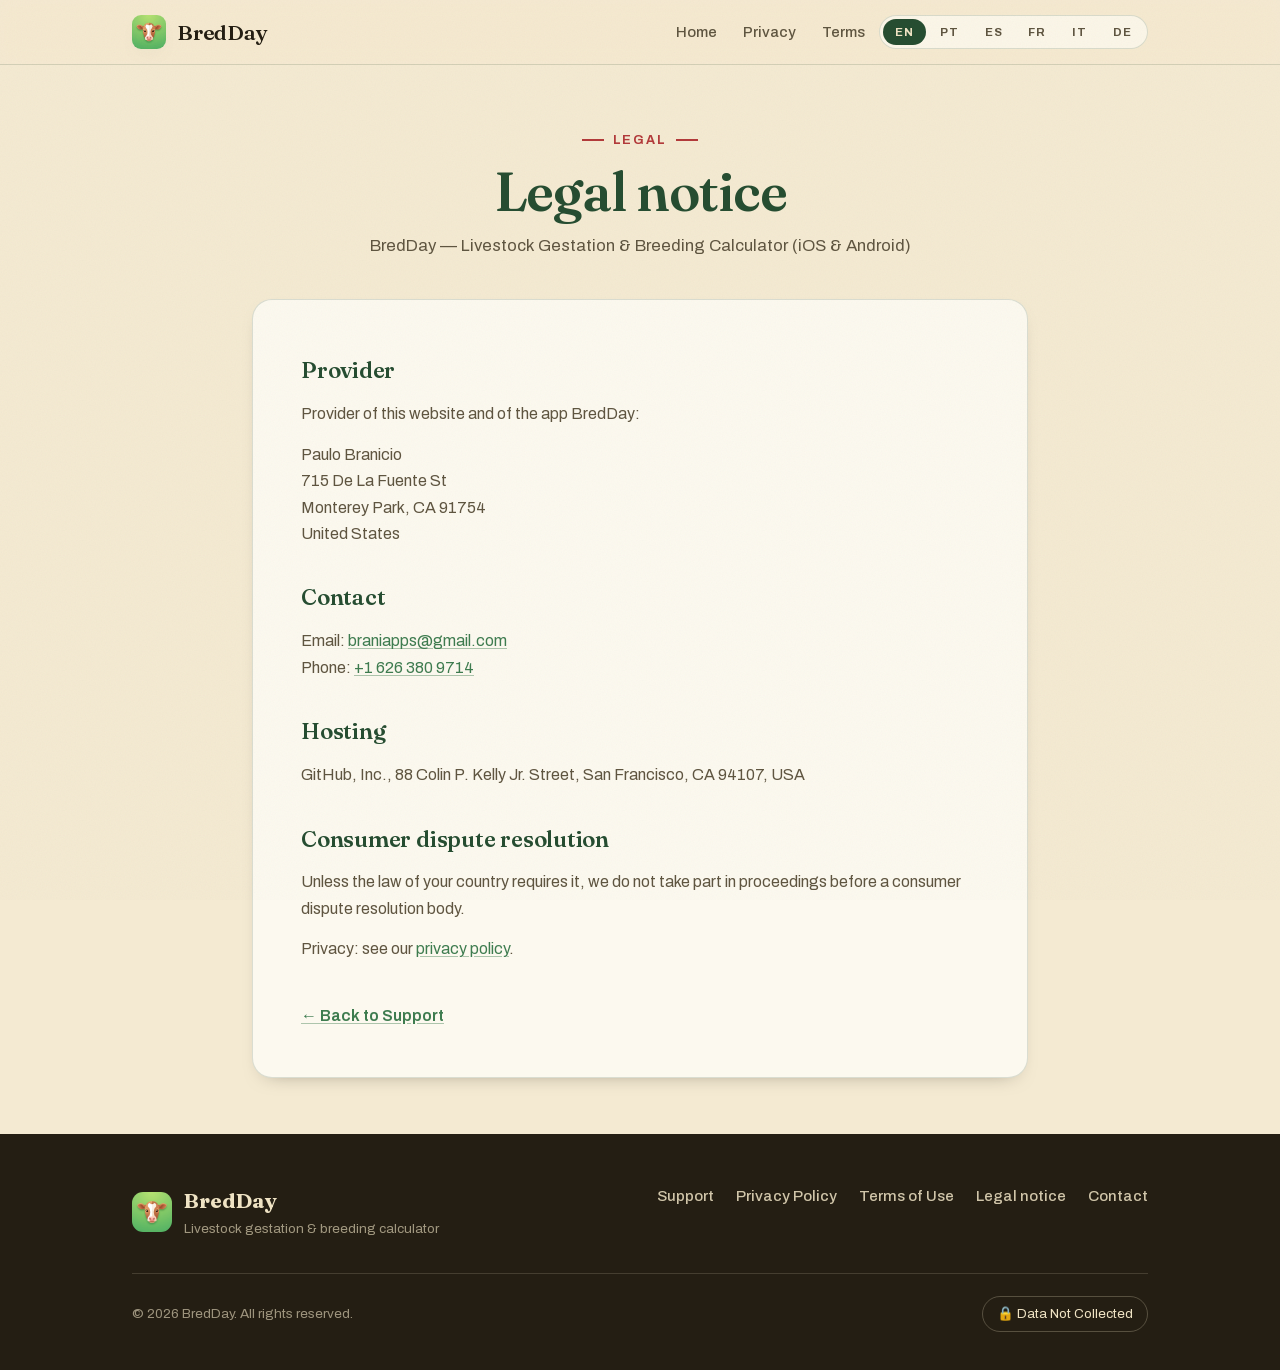
<file: impressum.html>
<!DOCTYPE html>
<html lang="en">
<head>
<meta charset="UTF-8">
<meta name="viewport" content="width=device-width, initial-scale=1.0">
<title>Impressum · Legal notice — BredDay</title>
<meta name="description" content="Impressum and legal notice for BredDay: provider, contact details and hosting, in every language of this site.">
<link rel="icon" href="app-icon.png">
<link rel="stylesheet" href="fonts/fonts.css">
<script src="site.js" defer></script>
<style>
  :root{
    --paper:#F4EAD2;--paper-2:#FBF6E8;--card:#FCF9EF;
    --ink:#241E13;--ink-soft:#5f5540;
    --green:#3E7C4F;--green-deep:#264d31;
    --barn:#B33A3A;--amber:#C9821B;--wheat:#EFE3C4;
    --hair:rgba(38,77,49,.16);
    --shadow:0 18px 40px -22px rgba(36,30,19,.45);
    --shadow-sm:0 8px 20px -14px rgba(36,30,19,.5);
    --serif:"Fraunces",Georgia,"Times New Roman",serif;
    --sans:"Archivo",-apple-system,BlinkMacSystemFont,"Segoe UI",sans-serif;
  }
  *{margin:0;padding:0;box-sizing:border-box}
  html{scroll-behavior:smooth}
  body{font-family:var(--sans);color:var(--ink);background:var(--paper);line-height:1.65;-webkit-font-smoothing:antialiased;overflow-x:hidden}
  body::before{content:"";position:fixed;inset:0;z-index:9999;pointer-events:none;opacity:.05;mix-blend-mode:multiply;
    background-image:url("data:image/svg+xml,%3Csvg xmlns='http://www.w3.org/2000/svg' width='140' height='140'%3E%3Cfilter id='n'%3E%3CfeTurbulence type='fractalNoise' baseFrequency='0.8' numOctaves='3' stitchTiles='stitch'/%3E%3C/filter%3E%3Crect width='100%25' height='100%25' filter='url(%23n)'/%3E%3C/svg%3E")}
  ::selection{background:var(--amber);color:#fff}
  .wrap{max-width:820px;margin:0 auto;padding:0 22px}

  header.site{position:sticky;top:0;z-index:50;background:rgba(244,234,210,.82);backdrop-filter:saturate(150%) blur(10px);border-bottom:1px solid var(--hair)}
  .nav{max-width:1060px;margin:0 auto;padding:0 22px;display:flex;align-items:center;justify-content:space-between;gap:14px;height:64px}
  .brand{display:flex;align-items:center;gap:11px;text-decoration:none;color:var(--ink);font-weight:600}
  .brand img{width:34px;height:34px;border-radius:9px;box-shadow:var(--shadow-sm)}
  .brand b{font-family:var(--serif);font-size:1.32rem;font-weight:600;letter-spacing:-.01em}
  .nav-links{display:flex;gap:26px;font-size:.93rem;font-weight:500;margin-left:auto}
  .nav-links a{text-decoration:none;color:var(--ink-soft);transition:color .2s}
  .nav-links a:hover,.nav-links a.active{color:var(--green-deep)}
  @media(max-width:640px){.nav-links{display:none}}

  /* ---------- Language switch ----------
     .langtabs is the role="tablist"; site.js maintains aria-selected,
     aria-controls and tabindex on the buttons. Hidden without JS: all six
     languages already render stacked then, so a switch that cannot switch
     anything would only be a trap. */
  .langtabs{display:inline-flex;gap:2px;padding:3px;border-radius:999px;background:var(--paper-2);border:1px solid var(--hair);flex:none}
  .langtabs [role="tab"]{appearance:none;-webkit-appearance:none;border:0;background:transparent;cursor:pointer;padding:7px 12px;border-radius:999px;font-family:var(--sans);font-size:.72rem;font-weight:700;letter-spacing:.08em;color:var(--ink-soft);transition:color .2s,background-color .2s}
  .langtabs [role="tab"]:hover{color:var(--green-deep);background:var(--wheat)}
  .langtabs [role="tab"][aria-selected="true"]{background:var(--green-deep);color:var(--wheat);font-weight:800}
  .langtabs [role="tab"]:focus-visible{outline:2px solid var(--green);outline-offset:2px}
  html:not([data-js="on"]) .langtabs{display:none}

  /* Languages are hidden ONLY when site.js has announced itself by setting
     data-js on <html>. If the script never runs or throws, this selector
     stops matching and all six languages render stacked — readable,
     anchor-navigable, and complete. Showing the wrong language is cosmetic;
     showing none would be a legal-content outage. Never hide [data-lang]
     outside an html[data-js="on"] scope. */
  html[data-js="on"] [data-lang]{display:none}
  html[data-js="on"] [data-lang][data-lang-active]{display:block}
  html:not([data-js="on"]) [data-lang] + [data-lang]{border-top:2px solid var(--hair)}

  .doc-hero{text-align:center;padding:58px 0 6px}
  .eyebrow{display:inline-flex;align-items:center;gap:9px;font-size:.78rem;font-weight:700;letter-spacing:.16em;text-transform:uppercase;color:var(--barn);margin-bottom:14px}
  .eyebrow::before,.eyebrow::after{content:"";width:22px;height:2px;background:var(--barn);display:inline-block}
  .doc-hero h1{font-family:var(--serif);font-weight:600;letter-spacing:-.02em;line-height:1.02;font-size:clamp(2.4rem,6vw,3.4rem);color:var(--green-deep)}
  .doc-hero .app{color:var(--ink-soft);margin-top:12px;font-size:1.05rem}
  .doc-hero .date{display:inline-block;margin-top:18px;font-size:.8rem;font-weight:600;letter-spacing:.05em;color:var(--green-deep);background:var(--paper-2);border:1px solid var(--hair);padding:6px 15px;border-radius:999px}

  .doc{background:var(--card);border:1px solid var(--hair);border-radius:20px;box-shadow:var(--shadow-sm);padding:clamp(26px,5vw,48px);margin:34px 0 56px}
  .doc h2{font-family:var(--serif);font-weight:600;letter-spacing:-.01em;font-size:1.4rem;color:var(--green-deep);margin:32px 0 12px}
  .doc h2:first-child{margin-top:4px}
  .doc h3{font-size:1.02rem;font-weight:700;color:var(--ink);margin:18px 0 8px}
  .doc p{color:var(--ink-soft);margin-bottom:14px}
  .doc ul{margin:0 0 16px 22px}
  .doc li{color:var(--ink-soft);margin-bottom:8px}
  .doc strong{color:var(--ink)}
  .doc a{color:var(--green);text-decoration:underline;text-underline-offset:2px;text-decoration-color:rgba(62,124,79,.42)}
  .doc a:hover{text-decoration-color:var(--green)}

  .callout{border-radius:14px;padding:22px 24px;margin:24px 0;border-left:5px solid var(--green);background:rgba(62,124,79,.08)}
  .callout p:last-child{margin-bottom:0}
  .contact{background:var(--paper-2);border:1px solid var(--hair);border-radius:16px;padding:26px;margin-top:32px}
  .contact h2{margin-top:0}
  .contact .mail{display:inline-block;margin-top:4px;font-weight:600;font-size:1.05rem}

  .doc-back{display:inline-flex;align-items:center;gap:8px;margin-top:26px;font-weight:600;color:var(--green-deep);text-decoration:none}
  .doc-back:hover{text-decoration:underline}

  footer{background:var(--ink);color:var(--wheat);padding:50px 0 38px}
  .foot-top{display:flex;flex-wrap:wrap;gap:26px;justify-content:space-between;align-items:flex-start}
  .foot-brand{display:flex;align-items:center;gap:12px}
  .foot-brand img{width:40px;height:40px;border-radius:11px}
  .foot-brand b{font-family:var(--serif);font-size:1.3rem}
  .foot-brand span{display:block;font-size:.85rem;color:rgba(239,227,196,.62)}
  .foot-links{display:flex;flex-wrap:wrap;gap:22px;font-size:.95rem;font-weight:500}
  .foot-links a{color:var(--wheat);text-decoration:none;opacity:.85;transition:opacity .2s}
  .foot-links a:hover{opacity:1;text-decoration:underline}
  .foot-bottom{margin-top:32px;padding-top:22px;border-top:1px solid rgba(239,227,196,.16);display:flex;flex-wrap:wrap;gap:14px;justify-content:space-between;align-items:center;font-size:.85rem;color:rgba(239,227,196,.6)}
  .privacy-badge{display:inline-flex;align-items:center;gap:8px;border:1px solid rgba(239,227,196,.25);border-radius:999px;padding:6px 14px;color:var(--wheat)}
  @media(prefers-reduced-motion:reduce){*{transition:none!important}html{scroll-behavior:auto}}
</style>
</head>
<body>

<!-- Chrome: lives outside every [data-lang] section, so its text is swapped by
     site.js from the data-i18n-* attributes rather than by duplication. The
     six tab labels stay untranslated: a language's own endonym initials are
     correct in every locale. -->
<header class="site">
  <div class="nav">
    <a class="brand" href="index.html"><img src="app-icon.png" alt="BredDay icon"><b>BredDay</b></a>
    <nav class="nav-links" aria-label="Main" data-i18n-aria-en="Main" data-i18n-aria-pt="Principal" data-i18n-aria-es="Principal" data-i18n-aria-fr="Principale" data-i18n-aria-it="Principale" data-i18n-aria-de="Hauptnavigation">
      <a href="index.html" data-i18n-en="Home" data-i18n-pt="Início" data-i18n-es="Inicio" data-i18n-fr="Accueil" data-i18n-it="Home" data-i18n-de="Start">Home</a>
      <a href="privacy.html" data-i18n-en="Privacy" data-i18n-pt="Privacidade" data-i18n-es="Privacidad" data-i18n-fr="Confidentialité" data-i18n-it="Privacy" data-i18n-de="Datenschutz">Privacy</a>
      <a href="terms.html" data-i18n-en="Terms" data-i18n-pt="Termos" data-i18n-es="Términos" data-i18n-fr="Conditions" data-i18n-it="Termini" data-i18n-de="Nutzungsbedingungen">Terms</a>
    </nav>
    <div class="langtabs" role="tablist" aria-label="Language" data-i18n-aria-en="Language" data-i18n-aria-pt="Idioma" data-i18n-aria-es="Idioma" data-i18n-aria-fr="Langue" data-i18n-aria-it="Lingua" data-i18n-aria-de="Sprache">
      <button type="button" role="tab" data-lang-target="en" aria-label="English">EN</button>
      <button type="button" role="tab" data-lang-target="pt" aria-label="Português">PT</button>
      <button type="button" role="tab" data-lang-target="es" aria-label="Español">ES</button>
      <button type="button" role="tab" data-lang-target="fr" aria-label="Français">FR</button>
      <button type="button" role="tab" data-lang-target="it" aria-label="Italiano">IT</button>
      <button type="button" role="tab" data-lang-target="de" aria-label="Deutsch">DE</button>
    </div>
  </div>
</header>

<main>

  <!-- ============================================================ ENGLISH ==
       site.js stamps role="tabpanel", id, and aria-hidden on this element.
       Never hand-author those. Portuguese, Spanish, French, Italian and German
       are exact structural copies of this block with data-lang / id / lang /
       aria-label and the copy swapped.

       id="portugues", id="espanol", id="francais", id="italiano" and
       id="deutsch" on the sections below are the only hand-authored ids
       besides id="top": they are the deep-link anchors the BredDay app links
       to (privacy.html#portugues / #espanol / #francais / #italiano /
       #deutsch / #top) and
       site.js maps them to a language. id="top" stays on the English <h1>
       alone — ids must be unique. -->
  <section data-lang="en" lang="en" aria-label="English">

    <div class="wrap">
      <div class="doc-hero">
        <span class="eyebrow">Legal</span>
        <h1 id="top">Legal notice</h1>
        <p class="app">BredDay — Livestock Gestation &amp; Breeding Calculator (iOS &amp; Android)</p>
      </div>

      <article class="doc">
        <h2>Provider</h2>
        <p>Provider of this website and of the app BredDay:</p>
        <p>Paulo Branicio<br>715 De La Fuente St<br>Monterey Park, CA 91754<br>United States</p>
        <h2>Contact</h2>
        <p>Email: <a href="mailto:braniapps@gmail.com">braniapps@gmail.com</a><br>Phone: <a href="tel:+16263809714">+1 626 380 9714</a></p>
        <h2>Hosting</h2>
        <p>GitHub, Inc., 88 Colin P. Kelly Jr. Street, San Francisco, CA 94107, USA</p>
        <h2>Consumer dispute resolution</h2>
        <p>Unless the law of your country requires it, we do not take part in proceedings before a consumer dispute resolution body.</p>
        <p>Privacy: see our <a href="privacy.html">privacy policy</a>.</p>

        <a class="doc-back" href="index.html">← Back to Support</a>
      </article>
    </div>

    <footer>
      <div class="wrap" style="max-width:1060px">
        <div class="foot-top">
          <div class="foot-brand">
            <img src="app-icon.png" alt="BredDay icon">
            <div><b>BredDay</b><span>Livestock gestation &amp; breeding calculator</span></div>
          </div>
          <nav class="foot-links">
            <a href="index.html">Support</a>
            <a href="privacy.html">Privacy Policy</a>
            <a href="terms.html">Terms of Use</a>
            <a href="impressum.html">Legal notice</a>
            <a href="mailto:braniapps@gmail.com">Contact</a>
          </nav>
        </div>
        <div class="foot-bottom">
          <span>© 2026 BredDay. All rights reserved.</span>
          <span class="privacy-badge">🔒 Data Not Collected</span>
        </div>
      </div>
    </footer>

  </section>

  <!-- ======================================================== PORTUGUÊS ==
       Clone estrutural do bloco em inglês: mesmos elementos, mesmas classes,
       mesma ordem — só o texto e data-lang / id / lang / aria-label mudam. -->
  <section data-lang="pt" id="portugues" lang="pt-BR" aria-label="Português">

    <div class="wrap">
      <div class="doc-hero">
        <span class="eyebrow">Legal</span>
        <h1>Aviso legal</h1>
        <p class="app">BredDay — Calculadora de Gestação e Manejo Reprodutivo (iOS e Android)</p>
      </div>

      <article class="doc">
        <h2>Responsável</h2>
        <p>Responsável por este site e pelo app BredDay:</p>
        <p>Paulo Branicio<br>715 De La Fuente St<br>Monterey Park, CA 91754<br>Estados Unidos</p>
        <h2>Contato</h2>
        <p>E-mail: <a href="mailto:braniapps@gmail.com">braniapps@gmail.com</a><br>Telefone: <a href="tel:+16263809714">+1 626 380 9714</a></p>
        <h2>Hospedagem</h2>
        <p>GitHub, Inc., 88 Colin P. Kelly Jr. Street, San Francisco, CA 94107, USA</p>
        <h2>Resolução de litígios de consumo</h2>
        <p>Salvo quando a lei do seu país o exigir, não participamos de procedimentos de resolução de litígios perante entidades de resolução alternativa de litígios de consumo.</p>
        <p>Privacidade: veja nossa <a href="privacy.html">política de privacidade</a>.</p>

        <a class="doc-back" href="index.html">← Voltar ao Suporte</a>
      </article>
    </div>

    <footer>
      <div class="wrap" style="max-width:1060px">
        <div class="foot-top">
          <div class="foot-brand">
            <img src="app-icon.png" alt="Ícone do BredDay">
            <div><b>BredDay</b><span>Calculadora de gestação e manejo reprodutivo</span></div>
          </div>
          <nav class="foot-links">
            <a href="index.html">Suporte</a>
            <a href="privacy.html">Política de Privacidade</a>
            <a href="terms.html">Termos de Uso</a>
            <a href="impressum.html">Aviso legal</a>
            <a href="mailto:braniapps@gmail.com">Contato</a>
          </nav>
        </div>
        <div class="foot-bottom">
          <span>© 2026 BredDay. Todos os direitos reservados.</span>
          <span class="privacy-badge">🔒 Dados não coletados</span>
        </div>
      </div>
    </footer>

  </section>

  <!-- ========================================================== ESPAÑOL ==
       Clon estructural del bloque en inglés: mismos elementos, mismas clases,
       mismo orden — solo cambian el texto y data-lang / id / lang / aria-label. -->
  <section data-lang="es" id="espanol" lang="es" aria-label="Español">

    <div class="wrap">
      <div class="doc-hero">
        <span class="eyebrow">Legal</span>
        <h1>Aviso legal</h1>
        <p class="app">BredDay — Calculadora de Gestación y Reproducción (iOS y Android)</p>
      </div>

      <article class="doc">
        <h2>Titular</h2>
        <p>Titular de este sitio y de la app BredDay:</p>
        <p>Paulo Branicio<br>715 De La Fuente St<br>Monterey Park, CA 91754<br>Estados Unidos</p>
        <h2>Contacto</h2>
        <p>Correo electrónico: <a href="mailto:braniapps@gmail.com">braniapps@gmail.com</a><br>Teléfono: <a href="tel:+16263809714">+1 626 380 9714</a></p>
        <h2>Alojamiento</h2>
        <p>GitHub, Inc., 88 Colin P. Kelly Jr. Street, San Francisco, CA 94107, USA</p>
        <h2>Resolución de litigios de consumo</h2>
        <p>Salvo que la ley de tu país lo exija, no participamos en procedimientos de resolución de litigios ante entidades de resolución alternativa de litigios de consumo.</p>
        <p>Privacidad: consulta nuestra <a href="privacy.html">política de privacidad</a>.</p>

        <a class="doc-back" href="index.html">← Volver a Soporte</a>
      </article>
    </div>

    <footer>
      <div class="wrap" style="max-width:1060px">
        <div class="foot-top">
          <div class="foot-brand">
            <img src="app-icon.png" alt="Ícono de BredDay">
            <div><b>BredDay</b><span>Calculadora de gestación y reproducción</span></div>
          </div>
          <nav class="foot-links">
            <a href="index.html">Soporte</a>
            <a href="privacy.html">Política de privacidad</a>
            <a href="terms.html">Términos de uso</a>
            <a href="impressum.html">Aviso legal</a>
            <a href="mailto:braniapps@gmail.com">Contacto</a>
          </nav>
        </div>
        <div class="foot-bottom">
          <span>© 2026 BredDay. Todos los derechos reservados.</span>
          <span class="privacy-badge">🔒 No se recopilan datos</span>
        </div>
      </div>
    </footer>

  </section>

  <!-- ========================================================== FRANÇAIS ==
       Clone structurel du bloc en anglais : mêmes éléments, mêmes classes,
       même ordre — seuls le texte et data-lang / id / lang / aria-label changent. -->
  <section data-lang="fr" id="francais" lang="fr" aria-label="Français">

    <div class="wrap">
      <div class="doc-hero">
        <span class="eyebrow">Juridique</span>
        <h1>Mentions légales</h1>
        <p class="app">BredDay — Calculateur de gestation et de reproduction (iOS et Android)</p>
      </div>

      <article class="doc">
        <h2>Éditeur</h2>
        <p>Éditeur du site et de l’app BredDay et directeur de la publication :</p>
        <p>Paulo Branicio<br>715 De La Fuente St<br>Monterey Park, CA 91754<br>États-Unis</p>
        <h2>Contact</h2>
        <p>E-mail : <a href="mailto:braniapps@gmail.com">braniapps@gmail.com</a><br>Téléphone : <a href="tel:+16263809714">+1 626 380 9714</a></p>
        <h2>Hébergeur</h2>
        <p>GitHub, Inc., 88 Colin P. Kelly Jr. Street, San Francisco, CA 94107, USA</p>
        <h2>Règlement des litiges de consommation</h2>
        <p>Sauf si la loi de votre pays l’exige, nous ne participons pas à des procédures de règlement des litiges devant un organisme de médiation de la consommation.</p>
        <p>Données personnelles : voir notre <a href="privacy.html">politique de confidentialité</a>.</p>

        <a class="doc-back" href="index.html">← Retour à l’assistance</a>
      </article>
    </div>

    <footer>
      <div class="wrap" style="max-width:1060px">
        <div class="foot-top">
          <div class="foot-brand">
            <img src="app-icon.png" alt="Icône de BredDay">
            <div><b>BredDay</b><span>Calculateur de gestation et de reproduction</span></div>
          </div>
          <nav class="foot-links">
            <a href="index.html">Assistance</a>
            <a href="privacy.html">Politique de confidentialité</a>
            <a href="terms.html">Conditions d’utilisation</a>
            <a href="impressum.html">Mentions légales</a>
            <a href="mailto:braniapps@gmail.com">Contact</a>
          </nav>
        </div>
        <div class="foot-bottom">
          <span>© 2026 BredDay. Tous droits réservés.</span>
          <span class="privacy-badge">🔒 Données non collectées</span>
        </div>
      </div>
    </footer>

  </section>

  <!-- ========================================================= ITALIANO ==
       Clone strutturale del blocco in inglese: stessi elementi, stesse classi,
       stesso ordine — cambiano solo il testo e data-lang / id / lang / aria-label. -->
  <section data-lang="it" id="italiano" lang="it" aria-label="Italiano">

    <div class="wrap">
      <div class="doc-hero">
        <span class="eyebrow">Note legali</span>
        <h1>Note legali</h1>
        <p class="app">BredDay — Calcolatore di gestazione e riproduzione del bestiame (iOS e Android)</p>
      </div>

      <article class="doc">
        <h2>Titolare</h2>
        <p>Titolare di questo sito e dell’app BredDay:</p>
        <p>Paulo Branicio<br>715 De La Fuente St<br>Monterey Park, CA 91754<br>Stati Uniti</p>
        <h2>Contatti</h2>
        <p>E-mail: <a href="mailto:braniapps@gmail.com">braniapps@gmail.com</a><br>Telefono: <a href="tel:+16263809714">+1 626 380 9714</a></p>
        <h2>Hosting</h2>
        <p>GitHub, Inc., 88 Colin P. Kelly Jr. Street, San Francisco, CA 94107, USA</p>
        <h2>Risoluzione delle controversie dei consumatori</h2>
        <p>Salvo che la legge del tuo Paese lo imponga, non partecipiamo a procedure di risoluzione delle controversie davanti a un organismo di risoluzione alternativa delle controversie dei consumatori.</p>
        <p>Privacy: vedi la nostra <a href="privacy.html">informativa sulla privacy</a>.</p>

        <a class="doc-back" href="index.html">← Torna all’assistenza</a>
      </article>
    </div>

    <footer>
      <div class="wrap" style="max-width:1060px">
        <div class="foot-top">
          <div class="foot-brand">
            <img src="app-icon.png" alt="Icona di BredDay">
            <div><b>BredDay</b><span>Calcolatore di gestazione e riproduzione del bestiame</span></div>
          </div>
          <nav class="foot-links">
            <a href="index.html">Assistenza</a>
            <a href="privacy.html">Informativa sulla privacy</a>
            <a href="terms.html">Termini di utilizzo</a>
            <a href="impressum.html">Note legali</a>
            <a href="mailto:braniapps@gmail.com">Contatti</a>
          </nav>
        </div>
        <div class="foot-bottom">
          <span>© 2026 BredDay. Tutti i diritti riservati.</span>
          <span class="privacy-badge">🔒 Dati non raccolti</span>
        </div>
      </div>
    </footer>

  </section>

  <!-- ========================================================== DEUTSCH ==
       Strukturklon des englischen Blocks: gleiche Elemente, gleiche Klassen,
       gleiche Reihenfolge – nur der Text und data-lang / id / lang / aria-label ändern sich. -->
  <section data-lang="de" id="deutsch" lang="de" aria-label="Deutsch">

    <div class="wrap">
      <div class="doc-hero">
        <span class="eyebrow">Rechtliches</span>
        <h1>Impressum</h1>
        <p class="app">BredDay – Trächtigkeits- und Belegungsrechner für Nutztiere (iOS und Android)</p>
      </div>

      <article class="doc">
        <h2>Angaben gemäß § 5 DDG</h2>
        <p>Anbieter dieser Website und der App BredDay:</p>
        <p>Paulo Branicio<br>715 De La Fuente St<br>Monterey Park, CA 91754<br>USA</p>
        <h2>Kontakt</h2>
        <p>E-Mail: <a href="mailto:braniapps@gmail.com">braniapps@gmail.com</a><br>Telefon: <a href="tel:+16263809714">+1 626 380 9714</a></p>
        <h2>Hosting</h2>
        <p>GitHub, Inc., 88 Colin P. Kelly Jr. Street, San Francisco, CA 94107, USA</p>
        <h2>Verbraucherstreitbeilegung</h2>
        <p>Wir sind nicht bereit und nicht verpflichtet, an Streitbeilegungsverfahren vor einer Verbraucherschlichtungsstelle teilzunehmen.</p>
        <p>Datenschutz: siehe unsere <a href="privacy.html">Datenschutzerklärung</a>.</p>

        <a class="doc-back" href="index.html">← Zurück zum Support</a>
      </article>
    </div>

    <footer>
      <div class="wrap" style="max-width:1060px">
        <div class="foot-top">
          <div class="foot-brand">
            <img src="app-icon.png" alt="BredDay-Symbol">
            <div><b>BredDay</b><span>Trächtigkeits- und Belegungsrechner für Nutztiere</span></div>
          </div>
          <nav class="foot-links">
            <a href="index.html">Support</a>
            <a href="privacy.html">Datenschutzerklärung</a>
            <a href="terms.html">Nutzungsbedingungen</a>
            <a href="impressum.html">Impressum</a>
            <a href="mailto:braniapps@gmail.com">Kontakt</a>
          </nav>
        </div>
        <div class="foot-bottom">
          <span>© 2026 BredDay. Alle Rechte vorbehalten.</span>
          <span class="privacy-badge">🔒 Keine Daten erfasst</span>
        </div>
      </div>
    </footer>

  </section>

</main>

</body>
</html>
</file>
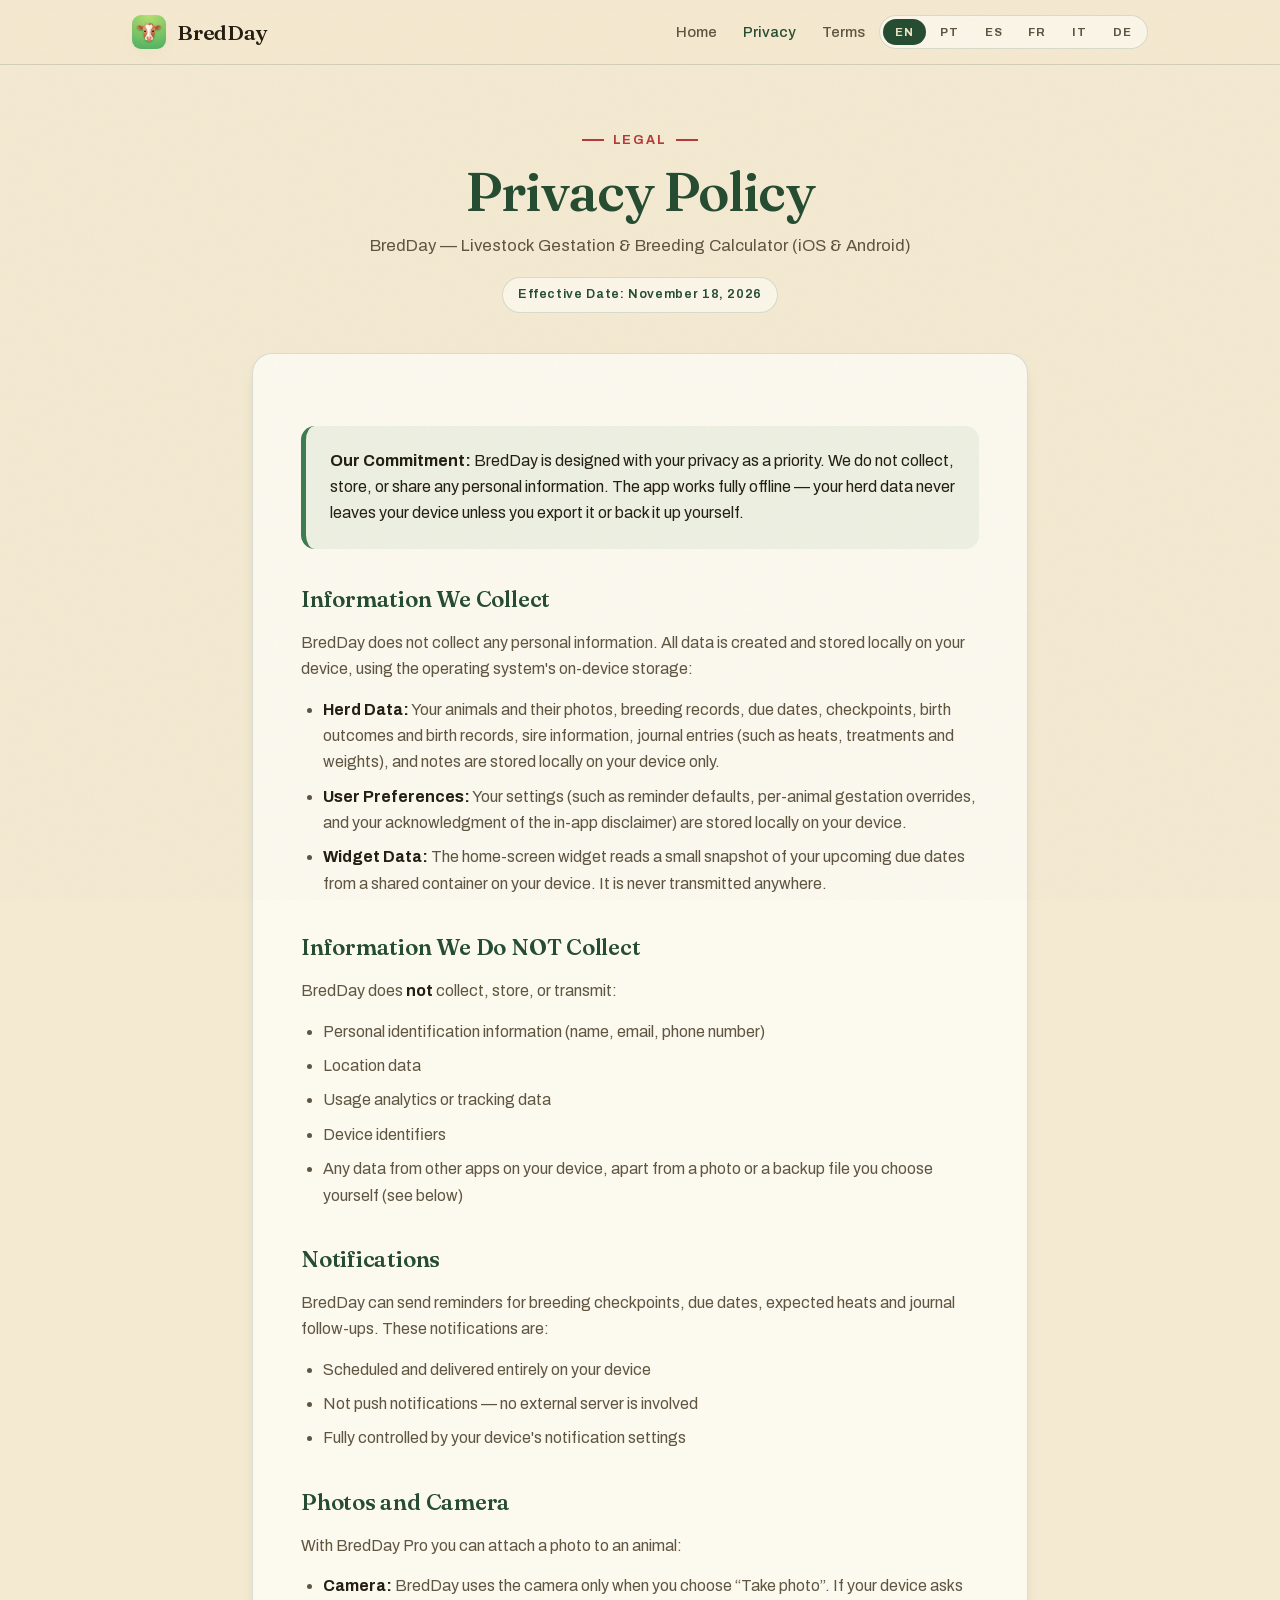
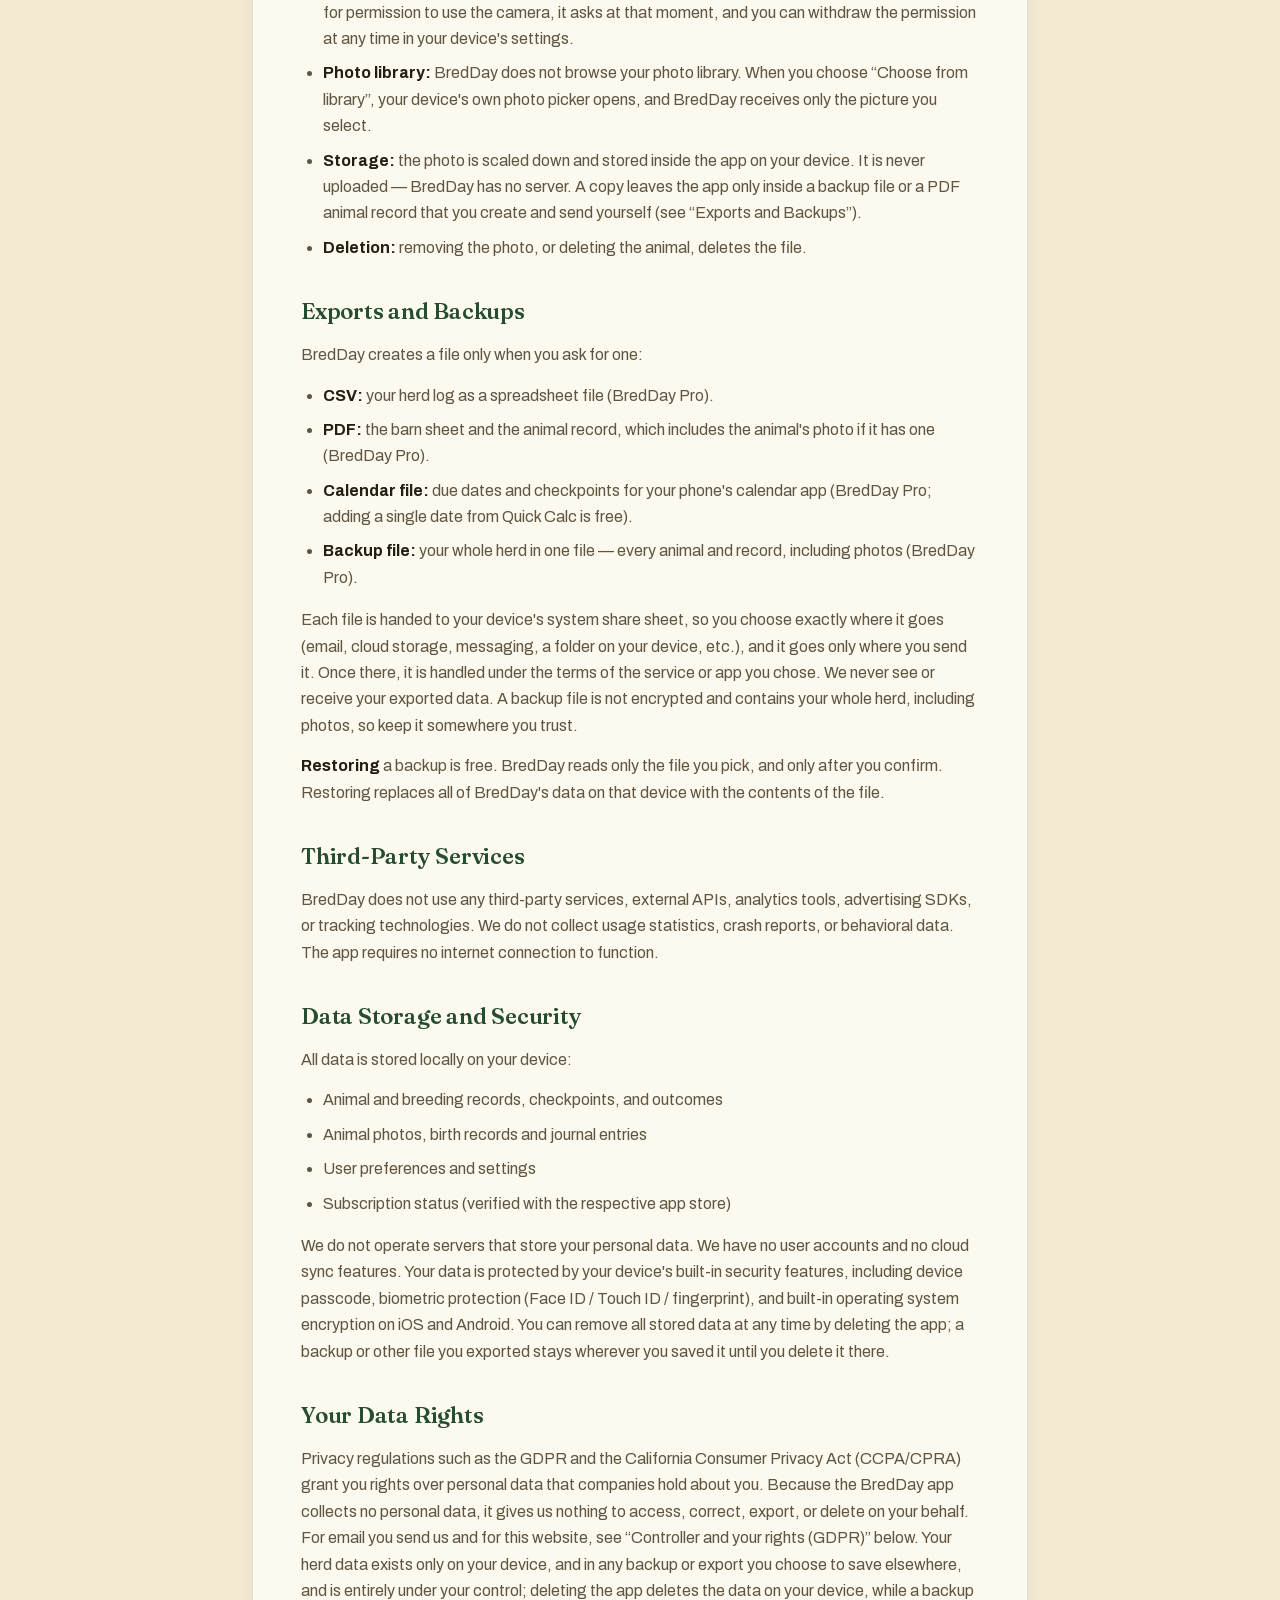
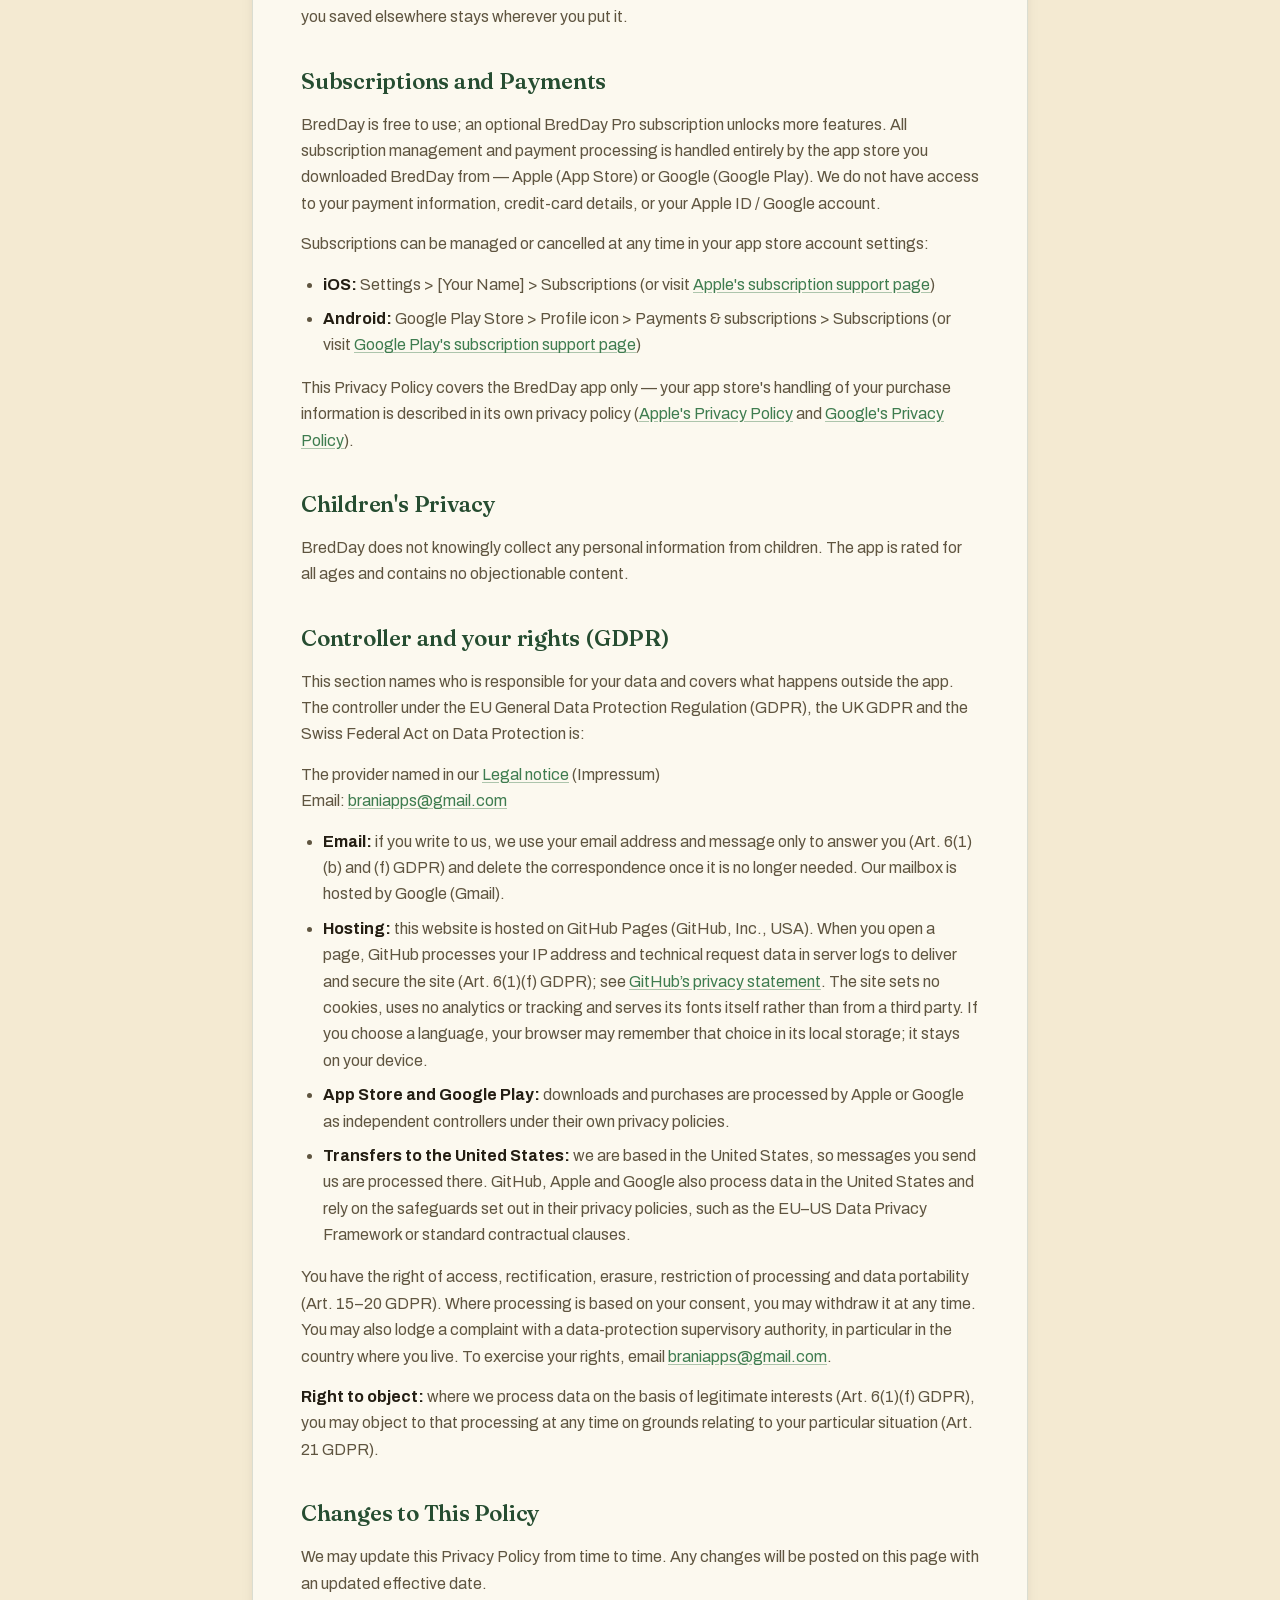
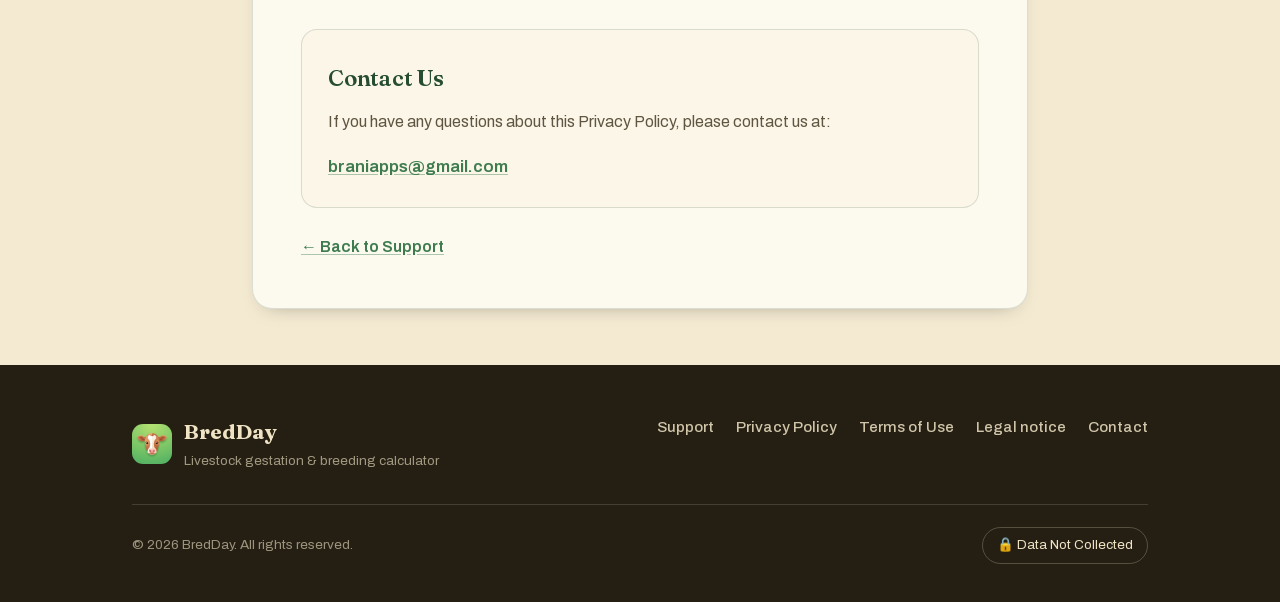
<file: privacy.html>
<!DOCTYPE html>
<html lang="en">
<head>
<meta charset="UTF-8">
<meta name="viewport" content="width=device-width, initial-scale=1.0">
<title>Privacy Policy — BredDay</title>
<meta name="description" content="BredDay's privacy policy. We collect nothing — the app works fully offline and your herd data stays on your device unless you export it or back it up yourself. In English, Portuguese, Spanish, French, Italian and German.">
<link rel="icon" href="app-icon.png">
<link rel="stylesheet" href="fonts/fonts.css">
<script src="site.js" defer></script>
<style>
  :root{
    --paper:#F4EAD2;--paper-2:#FBF6E8;--card:#FCF9EF;
    --ink:#241E13;--ink-soft:#5f5540;
    --green:#3E7C4F;--green-deep:#264d31;
    --barn:#B33A3A;--amber:#C9821B;--wheat:#EFE3C4;
    --hair:rgba(38,77,49,.16);
    --shadow:0 18px 40px -22px rgba(36,30,19,.45);
    --shadow-sm:0 8px 20px -14px rgba(36,30,19,.5);
    --serif:"Fraunces",Georgia,"Times New Roman",serif;
    --sans:"Archivo",-apple-system,BlinkMacSystemFont,"Segoe UI",sans-serif;
  }
  *{margin:0;padding:0;box-sizing:border-box}
  html{scroll-behavior:smooth}
  body{font-family:var(--sans);color:var(--ink);background:var(--paper);line-height:1.65;-webkit-font-smoothing:antialiased;overflow-x:hidden}
  body::before{content:"";position:fixed;inset:0;z-index:9999;pointer-events:none;opacity:.05;mix-blend-mode:multiply;
    background-image:url("data:image/svg+xml,%3Csvg xmlns='http://www.w3.org/2000/svg' width='140' height='140'%3E%3Cfilter id='n'%3E%3CfeTurbulence type='fractalNoise' baseFrequency='0.8' numOctaves='3' stitchTiles='stitch'/%3E%3C/filter%3E%3Crect width='100%25' height='100%25' filter='url(%23n)'/%3E%3C/svg%3E")}
  ::selection{background:var(--amber);color:#fff}
  .wrap{max-width:820px;margin:0 auto;padding:0 22px}

  header.site{position:sticky;top:0;z-index:50;background:rgba(244,234,210,.82);backdrop-filter:saturate(150%) blur(10px);border-bottom:1px solid var(--hair)}
  .nav{max-width:1060px;margin:0 auto;padding:0 22px;display:flex;align-items:center;justify-content:space-between;gap:14px;height:64px}
  .brand{display:flex;align-items:center;gap:11px;text-decoration:none;color:var(--ink);font-weight:600}
  .brand img{width:34px;height:34px;border-radius:9px;box-shadow:var(--shadow-sm)}
  .brand b{font-family:var(--serif);font-size:1.32rem;font-weight:600;letter-spacing:-.01em}
  .nav-links{display:flex;gap:26px;font-size:.93rem;font-weight:500;margin-left:auto}
  .nav-links a{text-decoration:none;color:var(--ink-soft);transition:color .2s}
  .nav-links a:hover,.nav-links a.active{color:var(--green-deep)}
  @media(max-width:640px){.nav-links{display:none}}

  /* ---------- Language switch ----------
     .langtabs is the role="tablist"; site.js maintains aria-selected,
     aria-controls and tabindex on the buttons. Hidden without JS: all six
     languages already render stacked then, so a switch that cannot switch
     anything would only be a trap. */
  .langtabs{display:inline-flex;gap:2px;padding:3px;border-radius:999px;background:var(--paper-2);border:1px solid var(--hair);flex:none}
  .langtabs [role="tab"]{appearance:none;-webkit-appearance:none;border:0;background:transparent;cursor:pointer;padding:7px 12px;border-radius:999px;font-family:var(--sans);font-size:.72rem;font-weight:700;letter-spacing:.08em;color:var(--ink-soft);transition:color .2s,background-color .2s}
  .langtabs [role="tab"]:hover{color:var(--green-deep);background:var(--wheat)}
  .langtabs [role="tab"][aria-selected="true"]{background:var(--green-deep);color:var(--wheat);font-weight:800}
  .langtabs [role="tab"]:focus-visible{outline:2px solid var(--green);outline-offset:2px}
  html:not([data-js="on"]) .langtabs{display:none}

  /* Languages are hidden ONLY when site.js has announced itself by setting
     data-js on <html>. If the script never runs or throws, this selector
     stops matching and all six languages render stacked — readable,
     anchor-navigable, and complete. Showing the wrong language is cosmetic;
     showing none would be a legal-content outage. Never hide [data-lang]
     outside an html[data-js="on"] scope. */
  html[data-js="on"] [data-lang]{display:none}
  html[data-js="on"] [data-lang][data-lang-active]{display:block}
  html:not([data-js="on"]) [data-lang] + [data-lang]{border-top:2px solid var(--hair)}

  .doc-hero{text-align:center;padding:58px 0 6px}
  .eyebrow{display:inline-flex;align-items:center;gap:9px;font-size:.78rem;font-weight:700;letter-spacing:.16em;text-transform:uppercase;color:var(--barn);margin-bottom:14px}
  .eyebrow::before,.eyebrow::after{content:"";width:22px;height:2px;background:var(--barn);display:inline-block}
  .doc-hero h1{font-family:var(--serif);font-weight:600;letter-spacing:-.02em;line-height:1.02;font-size:clamp(2.4rem,6vw,3.4rem);color:var(--green-deep)}
  .doc-hero .app{color:var(--ink-soft);margin-top:12px;font-size:1.05rem}
  .doc-hero .date{display:inline-block;margin-top:18px;font-size:.8rem;font-weight:600;letter-spacing:.05em;color:var(--green-deep);background:var(--paper-2);border:1px solid var(--hair);padding:6px 15px;border-radius:999px}

  .doc{background:var(--card);border:1px solid var(--hair);border-radius:20px;box-shadow:var(--shadow-sm);padding:clamp(26px,5vw,48px);margin:34px 0 56px}
  .doc h2{font-family:var(--serif);font-weight:600;letter-spacing:-.01em;font-size:1.4rem;color:var(--green-deep);margin:32px 0 12px}
  .doc h2:first-child{margin-top:4px}
  .doc h3{font-size:1.02rem;font-weight:700;color:var(--ink);margin:18px 0 8px}
  .doc p{color:var(--ink-soft);margin-bottom:14px}
  .doc ul{margin:0 0 16px 22px}
  .doc li{color:var(--ink-soft);margin-bottom:8px}
  .doc strong{color:var(--ink)}
  .doc a{color:var(--green);text-decoration:underline;text-underline-offset:2px;text-decoration-color:rgba(62,124,79,.42)}
  .doc a:hover{text-decoration-color:var(--green)}

  .callout{border-radius:14px;padding:22px 24px;margin:24px 0;border-left:5px solid var(--green);background:rgba(62,124,79,.08)}
  .callout p:last-child{margin-bottom:0}
  .contact{background:var(--paper-2);border:1px solid var(--hair);border-radius:16px;padding:26px;margin-top:32px}
  .contact h2{margin-top:0}
  .contact .mail{display:inline-block;margin-top:4px;font-weight:600;font-size:1.05rem}

  .doc-back{display:inline-flex;align-items:center;gap:8px;margin-top:26px;font-weight:600;color:var(--green-deep);text-decoration:none}
  .doc-back:hover{text-decoration:underline}

  footer{background:var(--ink);color:var(--wheat);padding:50px 0 38px}
  .foot-top{display:flex;flex-wrap:wrap;gap:26px;justify-content:space-between;align-items:flex-start}
  .foot-brand{display:flex;align-items:center;gap:12px}
  .foot-brand img{width:40px;height:40px;border-radius:11px}
  .foot-brand b{font-family:var(--serif);font-size:1.3rem}
  .foot-brand span{display:block;font-size:.85rem;color:rgba(239,227,196,.62)}
  .foot-links{display:flex;flex-wrap:wrap;gap:22px;font-size:.95rem;font-weight:500}
  .foot-links a{color:var(--wheat);text-decoration:none;opacity:.85;transition:opacity .2s}
  .foot-links a:hover{opacity:1;text-decoration:underline}
  .foot-bottom{margin-top:32px;padding-top:22px;border-top:1px solid rgba(239,227,196,.16);display:flex;flex-wrap:wrap;gap:14px;justify-content:space-between;align-items:center;font-size:.85rem;color:rgba(239,227,196,.6)}
  .privacy-badge{display:inline-flex;align-items:center;gap:8px;border:1px solid rgba(239,227,196,.25);border-radius:999px;padding:6px 14px;color:var(--wheat)}
  @media(prefers-reduced-motion:reduce){*{transition:none!important}html{scroll-behavior:auto}}
</style>
</head>
<body>

<!-- Chrome: lives outside every [data-lang] section, so its text is swapped by
     site.js from the data-i18n-* attributes rather than by duplication. The
     six tab labels stay untranslated: a language's own endonym initials are
     correct in every locale. -->
<header class="site">
  <div class="nav">
    <a class="brand" href="index.html"><img src="app-icon.png" alt="BredDay icon"><b>BredDay</b></a>
    <nav class="nav-links" aria-label="Main" data-i18n-aria-en="Main" data-i18n-aria-pt="Principal" data-i18n-aria-es="Principal" data-i18n-aria-fr="Principale" data-i18n-aria-it="Principale" data-i18n-aria-de="Hauptnavigation">
      <a href="index.html" data-i18n-en="Home" data-i18n-pt="Início" data-i18n-es="Inicio" data-i18n-fr="Accueil" data-i18n-it="Home" data-i18n-de="Start">Home</a>
      <a href="privacy.html" class="active" aria-current="page" data-i18n-en="Privacy" data-i18n-pt="Privacidade" data-i18n-es="Privacidad" data-i18n-fr="Confidentialité" data-i18n-it="Privacy" data-i18n-de="Datenschutz">Privacy</a>
      <a href="terms.html" data-i18n-en="Terms" data-i18n-pt="Termos" data-i18n-es="Términos" data-i18n-fr="Conditions" data-i18n-it="Termini" data-i18n-de="Nutzungsbedingungen">Terms</a>
    </nav>
    <div class="langtabs" role="tablist" aria-label="Language" data-i18n-aria-en="Language" data-i18n-aria-pt="Idioma" data-i18n-aria-es="Idioma" data-i18n-aria-fr="Langue" data-i18n-aria-it="Lingua" data-i18n-aria-de="Sprache">
      <button type="button" role="tab" data-lang-target="en" aria-label="English">EN</button>
      <button type="button" role="tab" data-lang-target="pt" aria-label="Português">PT</button>
      <button type="button" role="tab" data-lang-target="es" aria-label="Español">ES</button>
      <button type="button" role="tab" data-lang-target="fr" aria-label="Français">FR</button>
      <button type="button" role="tab" data-lang-target="it" aria-label="Italiano">IT</button>
      <button type="button" role="tab" data-lang-target="de" aria-label="Deutsch">DE</button>
    </div>
  </div>
</header>

<main>

  <!-- ============================================================ ENGLISH ==
       site.js stamps role="tabpanel", id, and aria-hidden on this element.
       Never hand-author those. Portuguese, Spanish, French, Italian and German
       are exact structural copies of this block with data-lang / id / lang /
       aria-label and the copy swapped.

       id="portugues", id="espanol", id="francais", id="italiano" and
       id="deutsch" on the sections below are the only hand-authored ids
       besides id="top": they are the deep-link anchors the BredDay app links
       to (privacy.html#portugues / #espanol / #francais / #italiano /
       #deutsch / #top) and
       site.js maps them to a language. id="top" stays on the English <h1>
       alone — ids must be unique. -->
  <section data-lang="en" lang="en" aria-label="English">

    <div class="wrap">
      <div class="doc-hero">
        <span class="eyebrow">Legal</span>
        <h1 id="top">Privacy Policy</h1>
        <p class="app">BredDay — Livestock Gestation &amp; Breeding Calculator (iOS &amp; Android)</p>
        <span class="date">Effective Date: November 18, 2026</span>
      </div>

      <article class="doc">
        <div class="callout">
          <strong>Our Commitment:</strong> BredDay is designed with your privacy as a priority. We do not collect, store, or share any personal information. The app works fully offline — your herd data never leaves your device unless you export it or back it up yourself.
        </div>

        <h2>Information We Collect</h2>
        <p>BredDay does not collect any personal information. All data is created and stored locally on your device, using the operating system's on-device storage:</p>
        <ul>
          <li><strong>Herd Data:</strong> Your animals and their photos, breeding records, due dates, checkpoints, birth outcomes and birth records, sire information, journal entries (such as heats, treatments and weights), and notes are stored locally on your device only.</li>
          <li><strong>User Preferences:</strong> Your settings (such as reminder defaults, per-animal gestation overrides, and your acknowledgment of the in-app disclaimer) are stored locally on your device.</li>
          <li><strong>Widget Data:</strong> The home-screen widget reads a small snapshot of your upcoming due dates from a shared container on your device. It is never transmitted anywhere.</li>
        </ul>

        <h2>Information We Do NOT Collect</h2>
        <p>BredDay does <strong>not</strong> collect, store, or transmit:</p>
        <ul>
          <li>Personal identification information (name, email, phone number)</li>
          <li>Location data</li>
          <li>Usage analytics or tracking data</li>
          <li>Device identifiers</li>
          <li>Any data from other apps on your device, apart from a photo or a backup file you choose yourself (see below)</li>
        </ul>

        <h2>Notifications</h2>
        <p>BredDay can send reminders for breeding checkpoints, due dates, expected heats and journal follow-ups. These notifications are:</p>
        <ul>
          <li>Scheduled and delivered entirely on your device</li>
          <li>Not push notifications — no external server is involved</li>
          <li>Fully controlled by your device's notification settings</li>
        </ul>

        <h2>Photos and Camera</h2>
        <p>With BredDay Pro you can attach a photo to an animal:</p>
        <ul>
          <li><strong>Camera:</strong> BredDay uses the camera only when you choose “Take photo”. If your device asks for permission to use the camera, it asks at that moment, and you can withdraw the permission at any time in your device's settings.</li>
          <li><strong>Photo library:</strong> BredDay does not browse your photo library. When you choose “Choose from library”, your device's own photo picker opens, and BredDay receives only the picture you select.</li>
          <li><strong>Storage:</strong> the photo is scaled down and stored inside the app on your device. It is never uploaded — BredDay has no server. A copy leaves the app only inside a backup file or a PDF animal record that you create and send yourself (see “Exports and Backups”).</li>
          <li><strong>Deletion:</strong> removing the photo, or deleting the animal, deletes the file.</li>
        </ul>

        <h2>Exports and Backups</h2>
        <p>BredDay creates a file only when you ask for one:</p>
        <ul>
          <li><strong>CSV:</strong> your herd log as a spreadsheet file (BredDay Pro).</li>
          <li><strong>PDF:</strong> the barn sheet and the animal record, which includes the animal's photo if it has one (BredDay Pro).</li>
          <li><strong>Calendar file:</strong> due dates and checkpoints for your phone's calendar app (BredDay Pro; adding a single date from Quick Calc is free).</li>
          <li><strong>Backup file:</strong> your whole herd in one file — every animal and record, including photos (BredDay Pro).</li>
        </ul>
        <p>Each file is handed to your device's system share sheet, so you choose exactly where it goes (email, cloud storage, messaging, a folder on your device, etc.), and it goes only where you send it. Once there, it is handled under the terms of the service or app you chose. We never see or receive your exported data. A backup file is not encrypted and contains your whole herd, including photos, so keep it somewhere you trust.</p>
        <p><strong>Restoring</strong> a backup is free. BredDay reads only the file you pick, and only after you confirm. Restoring replaces all of BredDay's data on that device with the contents of the file.</p>

        <h2>Third-Party Services</h2>
        <p>BredDay does not use any third-party services, external APIs, analytics tools, advertising SDKs, or tracking technologies. We do not collect usage statistics, crash reports, or behavioral data. The app requires no internet connection to function.</p>

        <h2>Data Storage and Security</h2>
        <p>All data is stored locally on your device:</p>
        <ul>
          <li>Animal and breeding records, checkpoints, and outcomes</li>
          <li>Animal photos, birth records and journal entries</li>
          <li>User preferences and settings</li>
          <li>Subscription status (verified with the respective app store)</li>
        </ul>
        <p>We do not operate servers that store your personal data. We have no user accounts and no cloud sync features. Your data is protected by your device's built-in security features, including device passcode, biometric protection (Face ID / Touch ID / fingerprint), and built-in operating system encryption on iOS and Android. You can remove all stored data at any time by deleting the app; a backup or other file you exported stays wherever you saved it until you delete it there.</p>

        <h2>Your Data Rights</h2>
        <p>Privacy regulations such as the GDPR and the California Consumer Privacy Act (CCPA/CPRA) grant you rights over personal data that companies hold about you. Because the BredDay app collects no personal data, it gives us nothing to access, correct, export, or delete on your behalf. For email you send us and for this website, see “Controller and your rights (GDPR)” below. Your herd data exists only on your device, and in any backup or export you choose to save elsewhere, and is entirely under your control; deleting the app deletes the data on your device, while a backup you saved elsewhere stays wherever you put it.</p>

        <h2>Subscriptions and Payments</h2>
        <p>BredDay is free to use; an optional BredDay Pro subscription unlocks more features. All subscription management and payment processing is handled entirely by the app store you downloaded BredDay from — Apple (App Store) or Google (Google Play). We do not have access to your payment information, credit-card details, or your Apple ID / Google account.</p>
        <p>Subscriptions can be managed or cancelled at any time in your app store account settings:</p>
        <ul>
          <li><strong>iOS:</strong> Settings &gt; [Your Name] &gt; Subscriptions (or visit <a href="https://support.apple.com/en-us/HT202039" target="_blank" rel="noopener noreferrer">Apple's subscription support page</a>)</li>
          <li><strong>Android:</strong> Google Play Store &gt; Profile icon &gt; Payments &amp; subscriptions &gt; Subscriptions (or visit <a href="https://support.google.com/googleplay/answer/7018481" target="_blank" rel="noopener noreferrer">Google Play's subscription support page</a>)</li>
        </ul>
        <p>This Privacy Policy covers the BredDay app only — your app store's handling of your purchase information is described in its own privacy policy (<a href="https://www.apple.com/legal/privacy/" target="_blank" rel="noopener noreferrer">Apple's Privacy Policy</a> and <a href="https://policies.google.com/privacy" target="_blank" rel="noopener noreferrer">Google's Privacy Policy</a>).</p>

        <h2>Children's Privacy</h2>
        <p>BredDay does not knowingly collect any personal information from children. The app is rated for all ages and contains no objectionable content.</p>

        <h2 id="controller">Controller and your rights (GDPR)</h2>
        <p>This section names who is responsible for your data and covers what happens outside the app. The controller under the EU General Data Protection Regulation (GDPR), the UK GDPR and the Swiss Federal Act on Data Protection is:</p>
        <p>The provider named in our <a href="impressum.html">Legal notice</a> (Impressum)<br>Email: <a href="mailto:braniapps@gmail.com">braniapps@gmail.com</a></p>
        <ul>
        <li><strong>Email:</strong> if you write to us, we use your email address and message only to answer you (Art. 6(1)(b) and (f) GDPR) and delete the correspondence once it is no longer needed. Our mailbox is hosted by Google (Gmail).</li>
        <li><strong>Hosting:</strong> this website is hosted on GitHub Pages (GitHub, Inc., USA). When you open a page, GitHub processes your IP address and technical request data in server logs to deliver and secure the site (Art. 6(1)(f) GDPR); see <a href="https://docs.github.com/en/site-policy/privacy-policies/github-general-privacy-statement">GitHub’s privacy statement</a>. The site sets no cookies, uses no analytics or tracking and serves its fonts itself rather than from a third party. If you choose a language, your browser may remember that choice in its local storage; it stays on your device.</li>
        <li><strong>App Store and Google Play:</strong> downloads and purchases are processed by Apple or Google as independent controllers under their own privacy policies.</li>
        <li><strong>Transfers to the United States:</strong> we are based in the United States, so messages you send us are processed there. GitHub, Apple and Google also process data in the United States and rely on the safeguards set out in their privacy policies, such as the EU–US Data Privacy Framework or standard contractual clauses.</li>
        </ul>
        <p>You have the right of access, rectification, erasure, restriction of processing and data portability (Art. 15–20 GDPR). Where processing is based on your consent, you may withdraw it at any time. You may also lodge a complaint with a data-protection supervisory authority, in particular in the country where you live. To exercise your rights, email <a href="mailto:braniapps@gmail.com">braniapps@gmail.com</a>.</p>
        <p><strong>Right to object:</strong> where we process data on the basis of legitimate interests (Art. 6(1)(f) GDPR), you may object to that processing at any time on grounds relating to your particular situation (Art. 21 GDPR).</p>

        <h2>Changes to This Policy</h2>
        <p>We may update this Privacy Policy from time to time. Any changes will be posted on this page with an updated effective date.</p>

        <div class="contact">
          <h2>Contact Us</h2>
          <p>If you have any questions about this Privacy Policy, please contact us at:</p>
          <a class="mail" href="mailto:braniapps@gmail.com">braniapps@gmail.com</a>
        </div>

        <a class="doc-back" href="index.html">← Back to Support</a>
      </article>
    </div>

    <footer>
      <div class="wrap" style="max-width:1060px">
        <div class="foot-top">
          <div class="foot-brand">
            <img src="app-icon.png" alt="BredDay icon">
            <div><b>BredDay</b><span>Livestock gestation &amp; breeding calculator</span></div>
          </div>
          <nav class="foot-links">
            <a href="index.html">Support</a>
            <a href="privacy.html">Privacy Policy</a>
            <a href="terms.html">Terms of Use</a>
            <a href="impressum.html">Legal notice</a>
            <a href="mailto:braniapps@gmail.com">Contact</a>
          </nav>
        </div>
        <div class="foot-bottom">
          <span>© 2026 BredDay. All rights reserved.</span>
          <span class="privacy-badge">🔒 Data Not Collected</span>
        </div>
      </div>
    </footer>

  </section>

  <!-- ======================================================== PORTUGUÊS ==
       Clone estrutural do bloco em inglês: mesmos elementos, mesmas classes,
       mesma ordem — só o texto e data-lang / id / lang / aria-label mudam. -->
  <section data-lang="pt" id="portugues" lang="pt-BR" aria-label="Português">

    <div class="wrap">
      <div class="doc-hero">
        <span class="eyebrow">Legal</span>
        <h1>Política de Privacidade</h1>
        <p class="app">BredDay — Calculadora de Gestação e Manejo Reprodutivo (iOS e Android)</p>
        <span class="date">Data de vigência: 18 de novembro de 2026</span>
      </div>

      <article class="doc">
        <div class="callout">
          <strong>Nosso compromisso:</strong> o BredDay foi criado com a sua privacidade como prioridade. Não coletamos, armazenamos nem compartilhamos nenhuma informação pessoal. O aplicativo funciona totalmente offline — os dados do seu rebanho nunca saem do seu dispositivo, a não ser que você mesmo os exporte ou faça um backup.
        </div>

        <h2>Quais informações coletamos</h2>
        <p>O BredDay não coleta nenhuma informação pessoal. Todos os dados são criados e armazenados localmente no seu dispositivo, usando o armazenamento do próprio sistema operacional:</p>
        <ul>
          <li><strong>Dados do rebanho:</strong> seus animais e as fotos deles, registros de cobertura, previsões de parto, etapas de manejo, resultados das parições e registros das crias, informações do reprodutor, o diário (como cios, tratamentos e pesos) e as anotações ficam armazenados apenas no seu dispositivo.</li>
          <li><strong>Preferências:</strong> seus ajustes (como o padrão de lembretes, os dias de gestação definidos por animal e a sua confirmação do aviso exibido no aplicativo) ficam armazenados localmente no seu dispositivo.</li>
          <li><strong>Dados do widget:</strong> o widget da tela de início lê um pequeno resumo dos próximos partos a partir de um contêiner compartilhado no seu dispositivo. Ele nunca é transmitido para lugar nenhum.</li>
        </ul>

        <h2>O que NÃO coletamos</h2>
        <p>O BredDay <strong>não</strong> coleta, armazena nem transmite:</p>
        <ul>
          <li>Informações de identificação pessoal (nome, e-mail, telefone)</li>
          <li>Dados de localização</li>
          <li>Estatísticas de uso ou dados de rastreamento</li>
          <li>Identificadores do dispositivo</li>
          <li>Qualquer dado de outros aplicativos do seu dispositivo, exceto uma foto ou um arquivo de backup que você mesmo escolher (veja abaixo)</li>
        </ul>

        <h2>Notificações</h2>
        <p>O BredDay pode enviar lembretes das etapas de manejo, dos partos previstos, dos cios previstos e dos retornos marcados no diário. Essas notificações são:</p>
        <ul>
          <li>Agendadas e entregues inteiramente no seu dispositivo</li>
          <li>Locais, não notificações push — nenhum servidor externo participa</li>
          <li>Totalmente controladas pelos ajustes de notificação do seu dispositivo</li>
        </ul>

        <h2>Fotos e câmera</h2>
        <p>Com o BredDay Pro, você pode adicionar uma foto a cada animal:</p>
        <ul>
          <li><strong>Câmera:</strong> o BredDay usa a câmera somente quando você escolhe “Tirar foto”. Se o seu dispositivo pedir permissão para usar a câmera, ele pede nesse momento, e você pode retirar a permissão quando quiser nos ajustes do dispositivo.</li>
          <li><strong>Galeria de fotos:</strong> o BredDay não percorre a sua galeria. Quando você escolhe “Escolher da galeria”, abre-se o seletor de fotos do próprio sistema, e o BredDay recebe somente a foto que você selecionar.</li>
          <li><strong>Armazenamento:</strong> a foto é reduzida e guardada dentro do aplicativo, no seu dispositivo. Ela nunca é enviada para a internet — o BredDay não tem servidor. Uma cópia só sai do aplicativo dentro de um arquivo de backup ou de uma ficha do animal em PDF que você mesmo criar e enviar (veja “Exportações e backups”).</li>
          <li><strong>Exclusão:</strong> ao remover a foto ou excluir o animal, o arquivo é apagado.</li>
        </ul>

        <h2>Exportações e backups</h2>
        <p>O BredDay só cria um arquivo quando você pede:</p>
        <ul>
          <li><strong>CSV:</strong> o registro do seu rebanho em formato de planilha (BredDay Pro).</li>
          <li><strong>PDF:</strong> a ficha do rebanho e a ficha do animal, que inclui a foto dele, se houver (BredDay Pro).</li>
          <li><strong>Arquivo de calendário:</strong> previsões de parto e etapas de manejo para o app de calendário do seu celular (BredDay Pro; adicionar uma única data do Cálculo rápido é grátis).</li>
          <li><strong>Arquivo de backup:</strong> o rebanho inteiro num só arquivo — todos os animais e registros, inclusive as fotos (BredDay Pro).</li>
        </ul>
        <p>Cada arquivo é entregue ao menu de compartilhamento do sistema, para você escolher exatamente para onde ele vai (e-mail, nuvem, mensagens, uma pasta do dispositivo etc.), e ele vai somente para onde você o enviar. Lá, ele fica sujeito às regras do serviço ou app que você escolheu. Nós nunca vemos nem recebemos os dados exportados. O arquivo de backup não é criptografado e contém o rebanho inteiro, inclusive as fotos; por isso, guarde-o num lugar de sua confiança.</p>
        <p><strong>Restaurar</strong> um backup é grátis. O BredDay lê somente o arquivo que você escolher, e só depois da sua confirmação. A restauração substitui todos os dados do BredDay naquele dispositivo pelo conteúdo do arquivo.</p>

        <h2>Serviços de terceiros</h2>
        <p>O BredDay não usa serviços de terceiros, APIs externas, ferramentas de análise, SDKs de publicidade nem tecnologias de rastreamento. Não coletamos estatísticas de uso, relatórios de falhas nem dados de comportamento. O aplicativo não precisa de conexão com a internet para funcionar.</p>

        <h2>Armazenamento e segurança de dados</h2>
        <p>Todos os dados ficam armazenados localmente no seu dispositivo:</p>
        <ul>
          <li>Registros de animais e coberturas, etapas de manejo e resultados</li>
          <li>Fotos dos animais, registros das crias e anotações do diário</li>
          <li>Preferências e ajustes</li>
          <li>Status da assinatura (verificado com a respectiva loja de aplicativos)</li>
        </ul>
        <p>Não operamos servidores que armazenem seus dados pessoais. Não há contas de usuário nem sincronização na nuvem. Seus dados são protegidos pelos recursos integrados de segurança do seu aparelho, incluindo senha, proteção biométrica (Face ID / Touch ID / impressão digital) e criptografia nativa do sistema operacional no iOS e Android. Você pode remover todos os dados armazenados a qualquer momento excluindo o aplicativo; um backup ou outro arquivo que você exportou continua onde você o guardou, até que você o apague lá.</p>

        <h2>Seus direitos sobre os dados</h2>
        <p>Normas de privacidade como o RGPD europeu (GDPR) e a California Consumer Privacy Act (CCPA/CPRA) garantem a você direitos sobre os dados pessoais que as empresas mantêm a seu respeito. Como o app BredDay não coleta dados pessoais, não há nele nada que possamos acessar, corrigir, exportar ou excluir em seu nome. Para os e-mails que você nos enviar e para este site, veja “Responsável pelo tratamento e seus direitos (RGPD)” abaixo. Os dados do seu rebanho existem apenas no seu dispositivo, e nos backups ou exportações que você decidir guardar em outro lugar, e estão inteiramente sob o seu controle; excluir o aplicativo apaga os dados do dispositivo, mas um backup guardado em outro lugar continua onde você o colocou.</p>

        <h2>Assinaturas e pagamentos</h2>
        <p>O BredDay é gratuito para usar; uma assinatura opcional BredDay Pro libera mais recursos. Toda a gestão da assinatura e o processamento do pagamento são feitos inteiramente pela loja de aplicativos de onde você baixou o BredDay — Apple (App Store) ou Google (Google Play). Não temos acesso às suas informações de pagamento, aos dados do cartão nem à sua conta Apple ID ou Google.</p>
        <p>As assinaturas podem ser gerenciadas ou canceladas a qualquer momento nas configurações da sua conta na loja:</p>
        <ul>
          <li><strong>iOS:</strong> Ajustes &gt; [Seu Nome] &gt; Assinaturas (ou acesse a <a href="https://support.apple.com/pt-br/HT202039" target="_blank" rel="noopener noreferrer">página de suporte da Apple</a>)</li>
          <li><strong>Android:</strong> Google Play Store &gt; Ícone do perfil &gt; Pagamentos e assinaturas &gt; Assinaturas (ou acesse a <a href="https://support.google.com/googleplay/answer/7018481?hl=pt-BR" target="_blank" rel="noopener noreferrer">página de suporte do Google Play</a>)</li>
        </ul>
        <p>Esta Política de Privacidade cobre apenas o aplicativo BredDay — o tratamento das informações da sua compra pela loja é descrito na política de privacidade dela (<a href="https://www.apple.com/legal/privacy/" target="_blank" rel="noopener noreferrer">Política de Privacidade da Apple</a> e <a href="https://policies.google.com/privacy" target="_blank" rel="noopener noreferrer">Política de Privacidade do Google</a>).</p>

        <h2>Privacidade das crianças</h2>
        <p>O BredDay não coleta conscientemente informações pessoais de crianças. O aplicativo é classificado para todas as idades e não contém conteúdo impróprio.</p>

        <h2 id="controlador">Responsável pelo tratamento e seus direitos (RGPD)</h2>
        <p>Esta seção informa quem é responsável pelos seus dados e descreve o que acontece fora do app. O responsável pelo tratamento, nos termos do Regulamento Geral sobre a Proteção de Dados da União Europeia (RGPD), do UK GDPR e da lei suíça de proteção de dados, é:</p>
        <p>O provedor identificado no nosso <a href="impressum.html">Aviso legal</a> (Impressum)<br>E-mail: <a href="mailto:braniapps@gmail.com">braniapps@gmail.com</a></p>
        <ul>
        <li><strong>E-mail:</strong> se você nos escrever, usamos seu endereço de e-mail e sua mensagem apenas para responder (art. 6(1)(b) e (f) do RGPD) e apagamos a correspondência quando ela não for mais necessária. Nossa caixa de e-mail é hospedada pelo Google (Gmail).</li>
        <li><strong>Hospedagem:</strong> este site é hospedado no GitHub Pages (GitHub, Inc., EUA). Quando você abre uma página, o GitHub processa seu endereço IP e dados técnicos da requisição em registros do servidor para entregar e proteger o site (art. 6(1)(f) do RGPD); veja a <a href="https://docs.github.com/en/site-policy/privacy-policies/github-general-privacy-statement">declaração de privacidade do GitHub</a>. O site não usa cookies nem ferramentas de análise ou rastreamento e serve as próprias fontes, sem recorrer a terceiros. Se você escolher um idioma, o navegador pode guardar essa escolha no armazenamento local (local storage); ela fica no seu dispositivo.</li>
        <li><strong>App Store e Google Play:</strong> downloads e compras são processados pela Apple ou pelo Google como responsáveis independentes pelo tratamento, segundo as próprias políticas de privacidade.</li>
        <li><strong>Transferências para os Estados Unidos:</strong> estamos sediados nos Estados Unidos, por isso as mensagens que você nos envia são processadas lá. O GitHub, a Apple e o Google também processam dados nos Estados Unidos e se baseiam nas garantias descritas em suas políticas de privacidade, como o EU–US Data Privacy Framework ou cláusulas contratuais-padrão.</li>
        </ul>
        <p>Você tem direito de acesso, retificação, apagamento, limitação do tratamento e portabilidade dos dados (arts. 15 a 20 do RGPD). Quando o tratamento se basear no seu consentimento, você pode retirá-lo a qualquer momento. Você também pode apresentar uma reclamação a uma autoridade de controle de proteção de dados, em especial no país onde mora. Para exercer seus direitos, escreva para <a href="mailto:braniapps@gmail.com">braniapps@gmail.com</a>.</p>
        <p><strong>Direito de oposição:</strong> quando tratamos dados com base em interesses legítimos (art. 6(1)(f) do RGPD), você pode se opor a esse tratamento a qualquer momento, por motivos relacionados à sua situação particular (art. 21 do RGPD).</p>

        <h2>Alterações nesta política</h2>
        <p>Podemos atualizar esta Política de Privacidade de tempos em tempos. Qualquer alteração será publicada nesta página com uma nova data de vigência.</p>

        <div class="contact">
          <h2>Fale conosco</h2>
          <p>Se você tiver qualquer dúvida sobre esta Política de Privacidade, escreva para:</p>
          <a class="mail" href="mailto:braniapps@gmail.com">braniapps@gmail.com</a>
        </div>

        <a class="doc-back" href="index.html">← Voltar ao Suporte</a>
      </article>
    </div>

    <footer>
      <div class="wrap" style="max-width:1060px">
        <div class="foot-top">
          <div class="foot-brand">
            <img src="app-icon.png" alt="Ícone do BredDay">
            <div><b>BredDay</b><span>Calculadora de gestação e manejo reprodutivo</span></div>
          </div>
          <nav class="foot-links">
            <a href="index.html">Suporte</a>
            <a href="privacy.html">Política de Privacidade</a>
            <a href="terms.html">Termos de Uso</a>
            <a href="impressum.html">Aviso legal</a>
            <a href="mailto:braniapps@gmail.com">Contato</a>
          </nav>
        </div>
        <div class="foot-bottom">
          <span>© 2026 BredDay. Todos os direitos reservados.</span>
          <span class="privacy-badge">🔒 Dados não coletados</span>
        </div>
      </div>
    </footer>

  </section>

  <!-- ========================================================== ESPAÑOL ==
       Clon estructural del bloque en inglés: mismos elementos, mismas clases,
       mismo orden — solo cambian el texto y data-lang / id / lang / aria-label. -->
  <section data-lang="es" id="espanol" lang="es" aria-label="Español">

    <div class="wrap">
      <div class="doc-hero">
        <span class="eyebrow">Legal</span>
        <h1>Política de privacidad</h1>
        <p class="app">BredDay — Calculadora de Gestación y Reproducción (iOS y Android)</p>
        <span class="date">Fecha de entrada en vigor: 18 de noviembre de 2026</span>
      </div>

      <article class="doc">
        <div class="callout">
          <strong>Nuestro compromiso:</strong> BredDay está diseñado con tu privacidad como prioridad. No recopilamos, almacenamos ni compartimos ninguna información personal. La app funciona completamente sin conexión: los datos de tu hato nunca salen de tu dispositivo, salvo que tú los exportes o hagas un respaldo.
        </div>

        <h2>Qué información recopilamos</h2>
        <p>BredDay no recopila ninguna información personal. Todos los datos se crean y se guardan localmente en tu dispositivo, usando el almacenamiento del propio sistema operativo:</p>
        <ul>
          <li><strong>Datos del hato:</strong> tus animales y sus fotos, registros de monta, fechas probables de parto, etapas, resultados de los partos y registros de crías, datos del semental, el diario (como celos, tratamientos y pesajes) y notas se guardan únicamente en tu dispositivo.</li>
          <li><strong>Preferencias:</strong> tus ajustes (como los recordatorios predeterminados, los días de gestación fijados por animal y tu confirmación del aviso que muestra la app) se guardan localmente en tu dispositivo.</li>
          <li><strong>Datos del widget:</strong> el widget de la pantalla de inicio lee un pequeño resumen de los próximos partos desde un contenedor compartido en tu dispositivo. Nunca se transmite a ningún lado.</li>
        </ul>

        <h2>Qué NO recopilamos</h2>
        <p>BredDay <strong>no</strong> recopila, almacena ni transmite:</p>
        <ul>
          <li>Información de identificación personal (nombre, correo electrónico, teléfono)</li>
          <li>Datos de ubicación</li>
          <li>Analíticas de uso o datos de rastreo</li>
          <li>Identificadores del dispositivo</li>
          <li>Ningún dato de otras apps de tu dispositivo, salvo una foto o un archivo de respaldo que elijas tú (consulta más abajo)</li>
        </ul>

        <h2>Notificaciones</h2>
        <p>BredDay puede enviar recordatorios de las etapas, de las fechas probables de parto, de los celos esperados y de los seguimientos del diario. Estas notificaciones:</p>
        <ul>
          <li>Se programan y se entregan por completo en tu dispositivo</li>
          <li>No son notificaciones push: no interviene ningún servidor externo</li>
          <li>Se controlan por completo desde los ajustes de notificaciones de tu dispositivo</li>
        </ul>

        <h2>Fotos y cámara</h2>
        <p>Con BredDay Pro puedes agregar una foto a cada animal:</p>
        <ul>
          <li><strong>Cámara:</strong> BredDay usa la cámara solo cuando eliges «Tomar foto». Si tu dispositivo pide permiso para usar la cámara, lo pide en ese momento, y puedes retirar el permiso cuando quieras en los ajustes del dispositivo.</li>
          <li><strong>Galería de fotos:</strong> BredDay no recorre tu galería. Cuando eliges «Elegir de la galería», se abre el selector de fotos del propio sistema y BredDay recibe solo la foto que selecciones.</li>
          <li><strong>Almacenamiento:</strong> la foto se reduce y se guarda dentro de la app, en tu dispositivo. Nunca se sube a internet: BredDay no tiene servidor. Una copia solo sale de la app dentro de un archivo de respaldo o de una Ficha del animal en PDF que crees y envíes tú (consulta «Exportaciones y respaldos»).</li>
          <li><strong>Eliminación:</strong> al quitar la foto o eliminar el animal, se borra el archivo.</li>
        </ul>

        <h2>Exportaciones y respaldos</h2>
        <p>BredDay crea un archivo solo cuando tú lo pides:</p>
        <ul>
          <li><strong>CSV:</strong> el registro de tu hato como hoja de cálculo (BredDay Pro).</li>
          <li><strong>PDF:</strong> la Hoja del hato y la Ficha del animal, que incluye su foto si la tiene (BredDay Pro).</li>
          <li><strong>Archivo de calendario:</strong> fechas probables de parto y etapas para la app de calendario de tu teléfono (BredDay Pro; agregar una sola fecha desde Cálculo rápido es gratis).</li>
          <li><strong>Archivo de respaldo:</strong> todo tu hato en un solo archivo, con cada animal y cada registro, fotos incluidas (BredDay Pro).</li>
        </ul>
        <p>Cada archivo pasa al menú Compartir del sistema para que elijas exactamente a dónde va (correo, nube, mensajes, una carpeta de tu dispositivo, etc.), y solo va a donde tú lo envíes. Allí queda sujeto a las condiciones del servicio o la app que elegiste. Nunca vemos ni recibimos tus datos exportados. El archivo de respaldo no está cifrado y contiene todo tu hato, fotos incluidas, así que guárdalo en un lugar de tu confianza.</p>
        <p><strong>Restaurar</strong> un respaldo es gratis. BredDay lee solo el archivo que elijas, y solo después de que lo confirmes. Restaurar reemplaza todos los datos de BredDay en ese dispositivo por el contenido del archivo.</p>

        <h2>Servicios de terceros</h2>
        <p>BredDay no usa servicios de terceros, APIs externas, herramientas de analítica, SDKs de publicidad ni tecnologías de rastreo. No recopilamos estadísticas de uso, informes de fallos ni datos de comportamiento. La app no necesita conexión a internet para funcionar.</p>

        <h2>Almacenamiento y seguridad de datos</h2>
        <p>Todos los datos se guardan localmente en tu dispositivo:</p>
        <ul>
          <li>Registros de animales y montas, etapas y resultados</li>
          <li>Fotos de los animales, registros de crías y anotaciones del diario</li>
          <li>Preferencias y ajustes</li>
          <li>Estado de la suscripción (verificado con la respectiva tienda de aplicaciones)</li>
        </ul>
        <p>No operamos servidores que almacenen tus datos personales. No hay cuentas de usuario ni sincronización en la nube. Tus datos están protegidos por las funciones de seguridad integradas en tu dispositivo, incluidas contraseñas, autenticación biométrica (Face ID / Touch ID / huella digital) y cifrado nativo del sistema operativo en iOS y Android. Puedes eliminar todos los datos almacenados en cualquier momento borrando la app; un respaldo u otro archivo que hayas exportado se queda donde lo guardaste hasta que lo borres allí.</p>

        <h2>Tus derechos sobre los datos</h2>
        <p>Normas de privacidad como el RGPD europeo (GDPR) y la California Consumer Privacy Act (CCPA/CPRA) te otorgan derechos sobre los datos personales que las empresas guardan sobre ti. Como la app BredDay no recopila datos personales, no hay en ella nada que podamos consultar, corregir, exportar ni eliminar en tu nombre. Para los correos que nos envíes y para este sitio, consulta «Responsable del tratamiento y tus derechos (RGPD)» más abajo. Los datos de tu hato existen solo en tu dispositivo y en los respaldos o exportaciones que decidas guardar en otro lugar, y están completamente bajo tu control; al borrar la app, se borran los datos del dispositivo, pero un respaldo guardado en otro lugar se queda donde lo pusiste.</p>

        <h2>Suscripciones y pagos</h2>
        <p>BredDay es gratis; una suscripción opcional BredDay Pro desbloquea más funciones. Toda la gestión de la suscripción y el procesamiento del pago corren por cuenta de la tienda de aplicaciones desde la que descargaste BredDay — Apple (App Store) o Google (Google Play). No tenemos acceso a tu información de pago, a los datos de tu tarjeta ni a tu cuenta de Apple ID o Google.</p>
        <p>Las suscripciones se pueden gestionar o cancelar en cualquier momento en los ajustes de tu cuenta de la tienda:</p>
        <ul>
          <li><strong>iOS:</strong> Configuración &gt; [tu nombre] &gt; Suscripciones (o visita la <a href="https://support.apple.com/es-es/HT202039" target="_blank" rel="noopener noreferrer">página de soporte de Apple</a>)</li>
          <li><strong>Android:</strong> Google Play Store &gt; Ícono de perfil &gt; Pagos y suscripciones &gt; Suscripciones (o visita la <a href="https://support.google.com/googleplay/answer/7018481?hl=es" target="_blank" rel="noopener noreferrer">página de soporte de Google Play</a>)</li>
        </ul>
        <p>Esta Política de Privacidad cubre solo la app BredDay: el tratamiento que la tienda hace de la información de tu compra se describe en su propia política de privacidad (<a href="https://www.apple.com/legal/privacy/" target="_blank" rel="noopener noreferrer">Política de Privacidad de Apple</a> y <a href="https://policies.google.com/privacy" target="_blank" rel="noopener noreferrer">Política de Privacidad de Google</a>).</p>

        <h2>Privacidad de los menores</h2>
        <p>BredDay no recopila conscientemente información personal de menores. La app está clasificada para todas las edades y no contiene contenido inapropiado.</p>

        <h2 id="responsable">Responsable del tratamiento y tus derechos (RGPD)</h2>
        <p>Esta sección indica quién es responsable de tus datos y describe lo que ocurre fuera de la app. El responsable del tratamiento conforme al Reglamento General de Protección de Datos de la UE (RGPD), el UK GDPR y la ley suiza de protección de datos es:</p>
        <p>El proveedor identificado en nuestro <a href="impressum.html">Aviso legal</a> (Impressum)<br>Correo electrónico: <a href="mailto:braniapps@gmail.com">braniapps@gmail.com</a></p>
        <ul>
        <li><strong>Correo electrónico:</strong> si nos escribes, usamos tu dirección de correo y tu mensaje solo para responderte (art. 6.1.b) y f) del RGPD) y borramos la correspondencia cuando ya no sea necesaria. Nuestro buzón de correo está alojado en Google (Gmail).</li>
        <li><strong>Alojamiento:</strong> este sitio está alojado en GitHub Pages (GitHub, Inc., EE. UU.). Cuando abres una página, GitHub trata tu dirección IP y datos técnicos de la solicitud en registros del servidor para entregar y proteger el sitio (art. 6.1.f) del RGPD); consulta la <a href="https://docs.github.com/en/site-policy/privacy-policies/github-general-privacy-statement">declaración de privacidad de GitHub</a>. El sitio no usa cookies ni herramientas de análisis o seguimiento, y sirve sus propias fuentes en lugar de cargarlas desde terceros. Si eliges un idioma, el navegador puede recordar esa elección en su almacenamiento local (local storage), que permanece en tu dispositivo.</li>
        <li><strong>App Store y Google Play:</strong> Apple o Google tratan los datos de descargas y compras como responsables independientes del tratamiento, conforme a sus propias políticas de privacidad.</li>
        <li><strong>Transferencias a Estados Unidos:</strong> estamos establecidos en Estados Unidos, por lo que los mensajes que nos envías se tratan allí. GitHub, Apple y Google también tratan datos en Estados Unidos y se basan en las garantías descritas en sus políticas de privacidad, como el Marco de Privacidad de Datos UE-EE. UU. o las cláusulas contractuales tipo.</li>
        </ul>
        <p>Tienes derecho de acceso, rectificación, supresión, limitación del tratamiento y portabilidad de los datos (arts. 15 a 20 del RGPD). Cuando el tratamiento se base en tu consentimiento, puedes retirarlo en cualquier momento. También puedes presentar una reclamación ante una autoridad de control de protección de datos, en particular en el país donde resides. Para ejercer tus derechos, escribe a <a href="mailto:braniapps@gmail.com">braniapps@gmail.com</a>.</p>
        <p><strong>Derecho de oposición:</strong> cuando tratamos datos sobre la base de nuestro interés legítimo (art. 6.1.f) del RGPD), puedes oponerte a ese tratamiento en cualquier momento por motivos relacionados con tu situación particular (art. 21 del RGPD).</p>

        <h2>Cambios en esta política</h2>
        <p>Podemos actualizar esta Política de Privacidad de vez en cuando. Cualquier cambio se publicará en esta página con una nueva fecha de entrada en vigor.</p>

        <div class="contact">
          <h2>Contáctanos</h2>
          <p>Si tienes cualquier duda sobre esta Política de Privacidad, escríbenos a:</p>
          <a class="mail" href="mailto:braniapps@gmail.com">braniapps@gmail.com</a>
        </div>

        <a class="doc-back" href="index.html">← Volver a Soporte</a>
      </article>
    </div>

    <footer>
      <div class="wrap" style="max-width:1060px">
        <div class="foot-top">
          <div class="foot-brand">
            <img src="app-icon.png" alt="Ícono de BredDay">
            <div><b>BredDay</b><span>Calculadora de gestación y reproducción</span></div>
          </div>
          <nav class="foot-links">
            <a href="index.html">Soporte</a>
            <a href="privacy.html">Política de privacidad</a>
            <a href="terms.html">Términos de uso</a>
            <a href="impressum.html">Aviso legal</a>
            <a href="mailto:braniapps@gmail.com">Contacto</a>
          </nav>
        </div>
        <div class="foot-bottom">
          <span>© 2026 BredDay. Todos los derechos reservados.</span>
          <span class="privacy-badge">🔒 No se recopilan datos</span>
        </div>
      </div>
    </footer>

  </section>

  <!-- ========================================================== FRANÇAIS ==
       Clone structurel du bloc en anglais : mêmes éléments, mêmes classes,
       même ordre — seuls le texte et data-lang / id / lang / aria-label changent. -->
  <section data-lang="fr" id="francais" lang="fr" aria-label="Français">

    <div class="wrap">
      <div class="doc-hero">
        <span class="eyebrow">Juridique</span>
        <h1>Politique de confidentialité</h1>
        <p class="app">BredDay — Calculateur de gestation et de reproduction (iOS et Android)</p>
        <span class="date">Date d’entrée en vigueur&nbsp;: 18 novembre 2026</span>
      </div>

      <article class="doc">
        <div class="callout">
          <strong>Notre engagement :</strong> BredDay est conçu en faisant de votre vie privée une priorité. Nous ne collectons, ne stockons ni ne partageons aucune information personnelle. L’application fonctionne entièrement hors ligne — les données de votre troupeau ne quittent jamais votre appareil, sauf si vous les exportez ou les sauvegardez vous-même.
        </div>

        <h2>Informations que nous collectons</h2>
        <p>BredDay ne collecte aucune information personnelle. Toutes les données sont créées et stockées localement sur votre appareil, dans l’espace de stockage local du système d’exploitation :</p>
        <ul>
          <li><strong>Données du troupeau :</strong> vos animaux et leurs photos, registres de saillies, dates de mise bas prévues, étapes de suivi, issues des mises bas et fiches de naissance, informations sur le mâle reproducteur, journal (chaleurs, traitements, poids, etc.) et notes sont stockés localement, uniquement sur votre appareil.</li>
          <li><strong>Préférences de l’utilisateur :</strong> vos réglages (comme les rappels par défaut, les durées de gestation personnalisées par animal et votre prise de connaissance de l’avertissement affiché dans l’application) sont stockés localement sur votre appareil.</li>
          <li><strong>Données du widget :</strong> le widget de l’écran d’accueil lit un petit aperçu de vos prochaines mises bas prévues depuis un conteneur partagé sur votre appareil. Cet aperçu n’est jamais transmis nulle part.</li>
        </ul>

        <h2>Informations que nous ne collectons PAS</h2>
        <p>BredDay ne collecte, ne stocke ni ne transmet <strong>aucun</strong> des éléments suivants :</p>
        <ul>
          <li>Informations d’identification personnelle (nom, adresse e-mail, numéro de téléphone)</li>
          <li>Données de localisation</li>
          <li>Statistiques d’utilisation ou données de pistage</li>
          <li>Identifiants de l’appareil</li>
          <li>Données provenant d’autres applications de votre appareil, à l’exception d’une photo ou d’un fichier de sauvegarde que vous choisissez vous-même (voir ci-dessous)</li>
        </ul>

        <h2>Notifications</h2>
        <p>BredDay peut envoyer des rappels pour les étapes de suivi des saillies, les mises bas prévues, les chaleurs prévues et les suivis notés dans le journal. Ces notifications sont :</p>
        <ul>
          <li>Programmées et délivrées entièrement sur votre appareil</li>
          <li>Non envoyées par notification push — aucun serveur externe n’intervient</li>
          <li>Entièrement contrôlées par les réglages de notification de votre appareil</li>
        </ul>

        <h2>Photos et appareil photo</h2>
        <p>Avec BredDay Pro, vous pouvez associer une photo à un animal :</p>
        <ul>
          <li><strong>Appareil photo :</strong> BredDay n’utilise l’appareil photo que lorsque vous choisissez « Prendre une photo ». Si le système vous demande d’autoriser l’accès à l’appareil photo, il le fait à ce moment-là ; vous pouvez retirer cette autorisation à tout moment dans les réglages de votre appareil.</li>
          <li><strong>Photothèque :</strong> BredDay ne parcourt pas votre photothèque. Lorsque vous choisissez « Choisir dans mes photos », le sélecteur de photos du système s’ouvre, et BredDay ne reçoit que la photo que vous sélectionnez.</li>
          <li><strong>Stockage :</strong> la photo est réduite et stockée dans l’application, sur votre appareil. Elle n’est jamais envoyée en ligne — BredDay n’a pas de serveur. Une copie ne quitte l’application qu’à l’intérieur d’un fichier de sauvegarde ou d’une fiche de l’animal en PDF que vous créez et envoyez vous-même (voir « Exports et sauvegardes »).</li>
          <li><strong>Suppression :</strong> supprimer la photo, ou supprimer l’animal, supprime le fichier.</li>
        </ul>

        <h2>Exports et sauvegardes</h2>
        <p>BredDay ne crée un fichier que lorsque vous le demandez :</p>
        <ul>
          <li><strong>CSV :</strong> vos animaux et leurs saillies dans un fichier de tableur (BredDay Pro).</li>
          <li><strong>PDF :</strong> la fiche d’étable et la fiche de l’animal, qui comprend sa photo s’il en a une (BredDay Pro).</li>
          <li><strong>Fichier calendrier :</strong> les mises bas prévues et les étapes de suivi, pour l’app de calendrier de votre téléphone (BredDay Pro ; ajouter une seule date depuis le Calcul rapide est gratuit).</li>
          <li><strong>Fichier de sauvegarde :</strong> tout votre troupeau dans un seul fichier — chaque animal et chaque fiche, photos comprises (BredDay Pro).</li>
        </ul>
        <p>Chaque fichier est transmis à la feuille de partage du système de votre appareil, afin que vous choisissiez exactement où il va (e-mail, stockage en ligne, messagerie, dossier de votre appareil, etc.), et il ne va que là où vous l’envoyez. Il y est alors soumis aux conditions du service ou de l’app que vous avez choisis. Nous ne voyons ni ne recevons jamais vos données exportées. Un fichier de sauvegarde n’est pas chiffré et contient tout votre troupeau, photos comprises : conservez-le dans un endroit de confiance.</p>
        <p><strong>La restauration</strong> d’une sauvegarde est gratuite. BredDay ne lit que le fichier que vous choisissez, et seulement après votre confirmation. La restauration remplace toutes les données de BredDay sur l’appareil concerné par le contenu du fichier.</p>

        <h2>Services tiers</h2>
        <p>BredDay n’utilise aucun service tiers, aucune API externe, aucun outil d’analyse, aucun SDK publicitaire ni aucune technologie de pistage. Nous ne collectons ni statistiques d’utilisation, ni rapports de plantage, ni données comportementales. L’application ne nécessite aucune connexion Internet pour fonctionner.</p>

        <h2>Stockage et sécurité des données</h2>
        <p>Toutes les données sont stockées localement sur votre appareil :</p>
        <ul>
          <li>Fiches des animaux et registres de saillies, étapes de suivi et issues</li>
          <li>Photos des animaux, fiches de naissance et entrées du journal</li>
          <li>Préférences et réglages de l’utilisateur</li>
          <li>Statut de l’abonnement (vérifié auprès de la boutique d’applications concernée)</li>
        </ul>
        <p>Nous n’exploitons aucun serveur stockant vos données personnelles. Nous n’avons ni comptes utilisateur ni fonction de synchronisation dans le cloud. Vos données sont protégées par les fonctions de sécurité intégrées à votre appareil, notamment le code d’accès de l’appareil, la protection biométrique (Face ID / Touch ID / empreinte digitale) et le chiffrement intégré au système d’exploitation sur iOS et Android. Vous pouvez supprimer toutes les données stockées à tout moment en supprimant l’application ; une sauvegarde ou un autre fichier exporté reste là où vous l’avez enregistré, jusqu’à ce que vous l’y supprimiez.</p>

        <h2>Vos droits sur vos données</h2>
        <p>Les réglementations sur la protection de la vie privée, comme le RGPD et le California Consumer Privacy Act (CCPA/CPRA), vous accordent des droits sur les données personnelles que les entreprises détiennent à votre sujet. Comme l’app BredDay ne collecte aucune donnée personnelle, elle ne nous laisse rien à consulter, rectifier, exporter ou supprimer en votre nom. Pour les e-mails que vous nous envoyez et pour ce site, voir « Responsable du traitement et vos droits (RGPD) » ci-dessous. Les données de votre troupeau n’existent que sur votre appareil, ainsi que dans les sauvegardes ou exports que vous choisissez de conserver ailleurs, et restent entièrement sous votre contrôle ; supprimer l’application supprime les données de l’appareil, mais une sauvegarde conservée ailleurs reste là où vous l’avez mise.</p>

        <h2>Abonnements et paiements</h2>
        <p>BredDay est gratuit&nbsp;; un abonnement BredDay Pro facultatif débloque des fonctions supplémentaires. La gestion des abonnements et le traitement des paiements sont entièrement assurés par la boutique d’applications depuis laquelle vous avez téléchargé BredDay — Apple (App Store) ou Google (Google Play). Nous n’avons accès ni à vos informations de paiement, ni aux données de votre carte de crédit, ni à votre identifiant Apple / compte Google.</p>
        <p>Les abonnements peuvent être gérés ou annulés à tout moment dans les réglages de votre compte sur la boutique d’applications :</p>
        <ul>
          <li><strong>iOS :</strong> Réglages &gt; [Votre nom] &gt; Abonnements (ou consultez la <a href="https://support.apple.com/fr-fr/HT202039" target="_blank" rel="noopener noreferrer">page d’assistance d’Apple sur les abonnements</a>)</li>
          <li><strong>Android :</strong> Google Play Store &gt; Icône de profil &gt; Paiements et abonnements &gt; Abonnements (ou consultez la <a href="https://support.google.com/googleplay/answer/7018481?hl=fr" target="_blank" rel="noopener noreferrer">page d’assistance de Google Play sur les abonnements</a>)</li>
        </ul>
        <p>La présente Politique de confidentialité couvre uniquement l’application BredDay — le traitement de vos informations d’achat par votre boutique d’applications est décrit dans sa propre politique de confidentialité (<a href="https://www.apple.com/legal/privacy/" target="_blank" rel="noopener noreferrer">Politique de confidentialité d’Apple</a> et <a href="https://policies.google.com/privacy" target="_blank" rel="noopener noreferrer">Règles de confidentialité de Google</a>).</p>

        <h2>Vie privée des enfants</h2>
        <p>BredDay ne collecte sciemment aucune information personnelle auprès d’enfants. L’application est classée pour tous les âges et ne contient aucun contenu inapproprié.</p>

        <h2 id="responsable-du-traitement">Responsable du traitement et vos droits (RGPD)</h2>
        <p>Cette section indique qui est responsable de vos données et décrit ce qui se passe en dehors de l’app. Le responsable du traitement au sens du Règlement général sur la protection des données (RGPD), du UK GDPR et de la loi suisse sur la protection des données est :</p>
        <p>Le fournisseur identifié dans nos <a href="impressum.html">Mentions légales</a> (Impressum)<br>E-mail : <a href="mailto:braniapps@gmail.com">braniapps@gmail.com</a></p>
        <ul>
        <li><strong>E-mail :</strong> si vous nous écrivez, nous utilisons votre adresse e-mail et votre message uniquement pour vous répondre (art. 6, par. 1, points b) et f), du RGPD) et supprimons la correspondance lorsqu’elle n’est plus nécessaire. Notre messagerie est hébergée par Google (Gmail).</li>
        <li><strong>Hébergement :</strong> ce site est hébergé sur GitHub Pages (GitHub, Inc., États-Unis). Lorsque vous ouvrez une page, GitHub traite votre adresse IP et des données techniques de la requête dans des journaux serveur afin de fournir et de sécuriser le site (art. 6, par. 1, point f), du RGPD) ; voir la <a href="https://docs.github.com/en/site-policy/privacy-policies/github-general-privacy-statement">déclaration de confidentialité de GitHub</a>. Le site ne dépose aucun cookie, n’utilise aucun outil d’analyse ni de suivi et sert lui-même ses polices, sans passer par un tiers. Si vous choisissez une langue, votre navigateur peut mémoriser ce choix dans son stockage local (local storage) ; il reste sur votre appareil.</li>
        <li><strong>App Store et Google Play :</strong> les téléchargements et les achats sont traités par Apple ou Google en tant que responsables du traitement indépendants, selon leurs propres politiques de confidentialité.</li>
        <li><strong>Transferts vers les États-Unis :</strong> nous sommes établis aux États-Unis ; les messages que vous nous envoyez y sont donc traités. GitHub, Apple et Google traitent également des données aux États-Unis et s’appuient sur les garanties décrites dans leurs politiques de confidentialité, comme le cadre de protection des données UE–États-Unis (Data Privacy Framework) ou les clauses contractuelles types.</li>
        </ul>
        <p>Vous disposez d’un droit d’accès, de rectification, d’effacement, de limitation du traitement et de portabilité des données (art. 15 à 20 du RGPD). Lorsque le traitement repose sur votre consentement, vous pouvez le retirer à tout moment. Vous pouvez également introduire une réclamation auprès d’une autorité de contrôle de la protection des données, notamment dans le pays où vous résidez. Pour exercer vos droits, écrivez à <a href="mailto:braniapps@gmail.com">braniapps@gmail.com</a>.</p>
        <p><strong>Droit d’opposition :</strong> lorsque nous traitons des données sur la base de notre intérêt légitime (art. 6, par. 1, point f), du RGPD), vous pouvez vous opposer à ce traitement à tout moment, pour des raisons tenant à votre situation particulière (art. 21 du RGPD).</p>

        <h2>Modifications de la présente politique</h2>
        <p>Nous pouvons mettre à jour la présente Politique de confidentialité de temps à autre. Toute modification sera publiée sur cette page avec une date d’entrée en vigueur mise à jour.</p>

        <div class="contact">
          <h2>Nous contacter</h2>
          <p>Pour toute question concernant la présente Politique de confidentialité, contactez-nous à l’adresse :</p>
          <a class="mail" href="mailto:braniapps@gmail.com">braniapps@gmail.com</a>
        </div>

        <a class="doc-back" href="index.html">← Retour à l’assistance</a>
      </article>
    </div>

    <footer>
      <div class="wrap" style="max-width:1060px">
        <div class="foot-top">
          <div class="foot-brand">
            <img src="app-icon.png" alt="Icône de BredDay">
            <div><b>BredDay</b><span>Calculateur de gestation et de reproduction</span></div>
          </div>
          <nav class="foot-links">
            <a href="index.html">Assistance</a>
            <a href="privacy.html">Politique de confidentialité</a>
            <a href="terms.html">Conditions d’utilisation</a>
            <a href="impressum.html">Mentions légales</a>
            <a href="mailto:braniapps@gmail.com">Contact</a>
          </nav>
        </div>
        <div class="foot-bottom">
          <span>© 2026 BredDay. Tous droits réservés.</span>
          <span class="privacy-badge">🔒 Données non collectées</span>
        </div>
      </div>
    </footer>

  </section>

  <!-- ========================================================= ITALIANO ==
       Clone strutturale del blocco in inglese: stessi elementi, stesse classi,
       stesso ordine — cambiano solo il testo e data-lang / id / lang / aria-label. -->
  <section data-lang="it" id="italiano" lang="it" aria-label="Italiano">

    <div class="wrap">
      <div class="doc-hero">
        <span class="eyebrow">Note legali</span>
        <h1>Informativa sulla privacy</h1>
        <p class="app">BredDay — Calcolatore di gestazione e riproduzione del bestiame (iOS e Android)</p>
        <span class="date">Data di entrata in vigore: 18 novembre 2026</span>
      </div>

      <article class="doc">
        <div class="callout">
          <strong>Il nostro impegno:</strong> abbiamo progettato BredDay mettendo al primo posto la tua privacy. Non raccogliamo, non conserviamo e non condividiamo alcuna informazione personale. L’app funziona completamente offline — i dati del tuo bestiame non lasciano mai il tuo dispositivo, a meno che non sia tu a esportarli o a farne un backup.
        </div>

        <h2>Informazioni che raccogliamo</h2>
        <p>BredDay non raccoglie alcuna informazione personale. Tutti i dati vengono creati e conservati localmente sul tuo dispositivo, tramite l’archiviazione interna del sistema operativo:</p>
        <ul>
          <li><strong>Dati del bestiame:</strong> i tuoi animali e le loro foto, le registrazioni delle monte, le date presunte del parto, le tappe, gli esiti dei parti e i dati dei nati, le informazioni sul riproduttore, il diario (come calori, trattamenti e pesi) e le note sono conservati esclusivamente in locale sul tuo dispositivo.</li>
          <li><strong>Preferenze dell’utente:</strong> le tue impostazioni (come i promemoria predefiniti, le durate di gestazione personalizzate per singolo animale e la tua presa d’atto dell’avvertenza mostrata nell’app) sono conservate localmente sul tuo dispositivo.</li>
          <li><strong>Dati del widget:</strong> il widget della schermata Home legge un piccolo riepilogo delle tue prossime date di parto da un contenitore condiviso sul tuo dispositivo. Questo riepilogo non viene mai trasmesso da nessuna parte.</li>
        </ul>

        <h2>Informazioni che NON raccogliamo</h2>
        <p>BredDay <strong>non</strong> raccoglie, né conserva, né trasmette:</p>
        <ul>
          <li>Informazioni di identificazione personale (nome, email, numero di telefono)</li>
          <li>Dati sulla posizione</li>
          <li>Statistiche di utilizzo o dati di tracciamento</li>
          <li>Identificativi del dispositivo</li>
          <li>Nessun dato proveniente da altre app presenti sul tuo dispositivo, salvo una foto o un file di backup che scegli tu (vedi più sotto)</li>
        </ul>

        <h2>Notifiche</h2>
        <p>BredDay può inviarti promemoria per le tappe del ciclo riproduttivo, per le date presunte del parto, per i calori previsti e per i richiami annotati nel diario. Queste notifiche:</p>
        <ul>
          <li>Sono programmate e recapitate interamente sul tuo dispositivo</li>
          <li>Non sono notifiche push — non è coinvolto alcun server esterno</li>
          <li>Sono interamente gestite dalle impostazioni di notifica del tuo dispositivo</li>
        </ul>

        <h2>Foto e fotocamera</h2>
        <p>Con BredDay Pro puoi aggiungere una foto a ogni animale:</p>
        <ul>
          <li><strong>Fotocamera:</strong> BredDay usa la fotocamera solo quando scegli «Scatta foto». Se il dispositivo ti chiede il permesso di usare la fotocamera, te lo chiede in quel momento, e puoi revocarlo quando vuoi nelle impostazioni del dispositivo.</li>
          <li><strong>Libreria foto:</strong> BredDay non sfoglia la tua libreria foto. Quando scegli «Scegli dalla libreria foto», si apre il selettore di foto del sistema e BredDay riceve solo la foto che selezioni.</li>
          <li><strong>Archiviazione:</strong> la foto viene ridimensionata e conservata all’interno dell’app, sul tuo dispositivo. Non viene mai caricata online — BredDay non ha un server. Una copia esce dall’app solo dentro un file di backup o una scheda dell’animale in PDF che crei e invii tu (vedi «Esportazioni e backup»).</li>
          <li><strong>Eliminazione:</strong> se rimuovi la foto o elimini l’animale, il file viene cancellato.</li>
        </ul>

        <h2>Esportazioni e backup</h2>
        <p>BredDay crea un file solo quando sei tu a chiederlo:</p>
        <ul>
          <li><strong>CSV:</strong> i tuoi animali e le loro monte in un file per fogli di calcolo (BredDay Pro).</li>
          <li><strong>PDF:</strong> il foglio di stalla e la scheda dell’animale, che include la sua foto se c’è (BredDay Pro).</li>
          <li><strong>File per il calendario:</strong> le date presunte del parto e le tappe, per l’app di calendario del telefono (BredDay Pro; aggiungere una singola data dal Calcolo rapido è gratuito).</li>
          <li><strong>File di backup:</strong> tutto il tuo bestiame in un unico file — ogni animale e ogni dato, foto comprese (BredDay Pro).</li>
        </ul>
        <p>Ogni file viene passato al menu di condivisione del sistema, così scegli esattamente dove inviarlo (email, archiviazione cloud, app di messaggistica, una cartella del dispositivo, ecc.), e va solo dove lo invii tu. Da quel momento è soggetto alle condizioni del servizio o dell’app che hai scelto. Non vediamo né riceviamo mai i dati che esporti. Il file di backup non è cifrato e contiene tutto il tuo bestiame, foto comprese: conservalo in un posto di cui ti fidi.</p>
        <p><strong>Il ripristino</strong> di un backup è gratuito. BredDay legge solo il file che scegli, e solo dopo la tua conferma. Il ripristino sostituisce tutti i dati di BredDay su quel dispositivo con il contenuto del file.</p>

        <h2>Servizi di terze parti</h2>
        <p>BredDay non utilizza servizi di terze parti, API esterne, strumenti di analisi, SDK pubblicitari né tecnologie di tracciamento. Non raccogliamo statistiche di utilizzo, segnalazioni di arresti anomali né dati comportamentali. L’app non richiede alcuna connessione a internet per funzionare.</p>

        <h2>Archiviazione e sicurezza dei dati</h2>
        <p>Tutti i dati sono conservati localmente sul tuo dispositivo:</p>
        <ul>
          <li>Registrazioni di animali e monte, tappe ed esiti</li>
          <li>Foto degli animali, dati dei nati e voci del diario</li>
          <li>Preferenze e impostazioni dell’utente</li>
          <li>Stato dell’abbonamento (verificato presso il rispettivo store di app)</li>
        </ul>
        <p>Non gestiamo server che conservano i tuoi dati personali. Non abbiamo account utente né funzioni di sincronizzazione cloud. I tuoi dati sono protetti dalle funzioni di sicurezza integrate del tuo dispositivo, tra cui il codice di accesso, la protezione biometrica (Face ID / Touch ID / impronta digitale) e la crittografia integrata del sistema operativo su iOS e Android. Puoi rimuovere tutti i dati memorizzati in qualsiasi momento eliminando l’app; un backup o un altro file che hai esportato resta dove l’hai salvato, finché non lo elimini da lì.</p>

        <h2>I tuoi diritti sui dati</h2>
        <p>Normative sulla privacy come il GDPR e il California Consumer Privacy Act (CCPA/CPRA) ti riconoscono diritti sui dati personali che le aziende detengono su di te. Poiché l’app BredDay non raccoglie dati personali, non contiene nulla che possiamo consultare, correggere, esportare o eliminare per tuo conto. Per le e-mail che ci invii e per questo sito, vedi «Titolare del trattamento e i tuoi diritti (GDPR)» più sotto. I dati del tuo bestiame esistono solo sul tuo dispositivo, e nei backup o nelle esportazioni che decidi di conservare altrove, e sono interamente sotto il tuo controllo; eliminare l’app cancella i dati dal dispositivo, mentre un backup conservato altrove resta dove l’hai messo.</p>

        <h2>Abbonamenti e pagamenti</h2>
        <p>BredDay è gratuito; un abbonamento BredDay Pro facoltativo sblocca altre funzioni. Tutta la gestione degli abbonamenti e l’elaborazione dei pagamenti sono affidate interamente allo store di app da cui hai scaricato BredDay — Apple (App Store) o Google (Google Play). Non abbiamo accesso alle tue informazioni di pagamento, ai dati della tua carta di credito né al tuo ID Apple / account Google.</p>
        <p>Puoi gestire o annullare gli abbonamenti in qualsiasi momento nelle impostazioni del tuo account dello store di app:</p>
        <ul>
          <li><strong>iOS:</strong> Impostazioni &gt; [Il tuo nome] &gt; Abbonamenti (oppure visita la <a href="https://support.apple.com/it-it/HT202039" target="_blank" rel="noopener noreferrer">pagina di supporto di Apple sugli abbonamenti</a>)</li>
          <li><strong>Android:</strong> Google Play Store &gt; Icona del profilo &gt; Pagamenti e abbonamenti &gt; Abbonamenti (oppure visita la <a href="https://support.google.com/googleplay/answer/7018481?hl=it" target="_blank" rel="noopener noreferrer">pagina di supporto di Google Play sugli abbonamenti</a>)</li>
        </ul>
        <p>La presente Informativa sulla privacy riguarda esclusivamente l’app BredDay — il trattamento delle informazioni sui tuoi acquisti da parte dello store di app è descritto nella sua informativa sulla privacy (<a href="https://www.apple.com/legal/privacy/" target="_blank" rel="noopener noreferrer">Informativa sulla privacy di Apple</a> e <a href="https://policies.google.com/privacy" target="_blank" rel="noopener noreferrer">Norme sulla privacy di Google</a>).</p>

        <h2>Privacy dei minori</h2>
        <p>BredDay non raccoglie consapevolmente alcuna informazione personale dai minori. L’app è classificata per tutte le età e non contiene contenuti inappropriati.</p>

        <h2 id="titolare">Titolare del trattamento e i tuoi diritti (GDPR)</h2>
        <p>Questa sezione indica chi è responsabile dei tuoi dati e descrive cosa avviene al di fuori dell’app. Il titolare del trattamento ai sensi del Regolamento generale sulla protezione dei dati (GDPR), del GDPR britannico (UK GDPR) e della legge svizzera sulla protezione dei dati è:</p>
        <p>Il fornitore indicato nelle nostre <a href="impressum.html">Note legali</a> (Impressum)<br>E-mail: <a href="mailto:braniapps@gmail.com">braniapps@gmail.com</a></p>
        <ul>
        <li><strong>E-mail:</strong> se ci scrivi, usiamo il tuo indirizzo e-mail e il tuo messaggio solo per risponderti (art. 6, par. 1, lett. b) e f), GDPR) e cancelliamo la corrispondenza quando non è più necessaria. La nostra casella di posta è ospitata da Google (Gmail).</li>
        <li><strong>Hosting:</strong> questo sito è ospitato su GitHub Pages (GitHub, Inc., USA). Quando apri una pagina, GitHub tratta il tuo indirizzo IP e i dati tecnici della richiesta nei log del server per fornire e proteggere il sito (art. 6, par. 1, lett. f), GDPR); vedi l’<a href="https://docs.github.com/en/site-policy/privacy-policies/github-general-privacy-statement">informativa sulla privacy di GitHub</a>. Il sito non usa cookie né strumenti di analisi o tracciamento e fornisce da sé i propri font, senza ricorrere a terzi. Se scegli una lingua, il browser può memorizzare la scelta nel suo archivio locale (local storage), che resta sul tuo dispositivo.</li>
        <li><strong>App Store e Google Play:</strong> download e acquisti sono trattati da Apple o Google in qualità di titolari autonomi del trattamento, secondo le rispettive informative sulla privacy.</li>
        <li><strong>Trasferimenti verso gli Stati Uniti:</strong> abbiamo sede negli Stati Uniti, quindi i messaggi che ci invii vengono trattati lì. Anche GitHub, Apple e Google trattano dati negli Stati Uniti e si basano sulle garanzie indicate nelle rispettive informative, come l’EU-US Data Privacy Framework o le clausole contrattuali tipo.</li>
        </ul>
        <p>Hai diritto di accesso, rettifica, cancellazione, limitazione del trattamento e portabilità dei dati (artt. 15–20 GDPR). Se il trattamento si basa sul tuo consenso, puoi revocarlo in qualsiasi momento. Puoi anche proporre reclamo a un’autorità di controllo per la protezione dei dati, in particolare nel Paese in cui vivi. Per esercitare i tuoi diritti, scrivi a <a href="mailto:braniapps@gmail.com">braniapps@gmail.com</a>.</p>
        <p><strong>Diritto di opposizione:</strong> quando trattiamo dati sulla base del nostro legittimo interesse (art. 6, par. 1, lett. f), GDPR), puoi opporti a tale trattamento in qualsiasi momento per motivi connessi alla tua situazione particolare (art. 21 GDPR).</p>

        <h2>Modifiche alla presente informativa</h2>
        <p>Potremmo aggiornare di tanto in tanto la presente Informativa sulla privacy. Eventuali modifiche saranno pubblicate su questa pagina con la data di entrata in vigore aggiornata.</p>

        <div class="contact">
          <h2>Contattaci</h2>
          <p>Per qualsiasi domanda sulla presente Informativa sulla privacy, scrivici a:</p>
          <a class="mail" href="mailto:braniapps@gmail.com">braniapps@gmail.com</a>
        </div>

        <a class="doc-back" href="index.html">← Torna all’assistenza</a>
      </article>
    </div>

    <footer>
      <div class="wrap" style="max-width:1060px">
        <div class="foot-top">
          <div class="foot-brand">
            <img src="app-icon.png" alt="Icona di BredDay">
            <div><b>BredDay</b><span>Calcolatore di gestazione e riproduzione del bestiame</span></div>
          </div>
          <nav class="foot-links">
            <a href="index.html">Assistenza</a>
            <a href="privacy.html">Informativa sulla privacy</a>
            <a href="terms.html">Termini di utilizzo</a>
            <a href="impressum.html">Note legali</a>
            <a href="mailto:braniapps@gmail.com">Contatti</a>
          </nav>
        </div>
        <div class="foot-bottom">
          <span>© 2026 BredDay. Tutti i diritti riservati.</span>
          <span class="privacy-badge">🔒 Dati non raccolti</span>
        </div>
      </div>
    </footer>

  </section>

  <!-- ========================================================== DEUTSCH ==
       Strukturklon des englischen Blocks: gleiche Elemente, gleiche Klassen,
       gleiche Reihenfolge – nur der Text und data-lang / id / lang / aria-label ändern sich. -->
  <section data-lang="de" id="deutsch" lang="de" aria-label="Deutsch">

    <div class="wrap">
      <div class="doc-hero">
        <span class="eyebrow">Rechtliches</span>
        <h1>Datenschutzerklärung</h1>
        <p class="app">BredDay – Trächtigkeits- und Belegungsrechner für Nutztiere (iOS und Android)</p>
        <span class="date">Gültig ab: 18. November 2026</span>
      </div>

      <article class="doc">
        <div class="callout">
          <strong>Unser Versprechen:</strong> Bei der Entwicklung von BredDay hat der Schutz deiner Privatsphäre Vorrang. Wir erheben, speichern und teilen keinerlei personenbezogene Daten. Die App funktioniert vollständig offline – die Daten deiner Herde verlassen nie dein Gerät, es sei denn, du exportierst sie oder legst selbst ein Backup an.
        </div>

        <h2>Welche Daten wir erheben</h2>
        <p>BredDay erhebt keinerlei personenbezogene Daten. Alle Daten werden lokal auf deinem Gerät erstellt und im geräteinternen Speicher des Betriebssystems gespeichert:</p>
        <ul>
          <li><strong>Herdendaten:</strong> Deine Tiere und ihre Fotos, Belegungen, Geburtstermine, Maßnahmen, Geburten und Geburtseinträge, Angaben zum Vatertier, Tagebucheinträge (z.&nbsp;B. Brunst, Behandlungen, Gewichte) und Notizen werden ausschließlich lokal auf deinem Gerät gespeichert.</li>
          <li><strong>Benutzereinstellungen:</strong> Deine Einstellungen (z.&nbsp;B. Voreinstellungen für Erinnerungen, pro Tier angepasste Trächtigkeitsdauern und deine Bestätigung des Hinweises in der App) werden lokal auf deinem Gerät gespeichert.</li>
          <li><strong>Widget-Daten:</strong> Das Widget auf dem Startbildschirm liest eine kleine Momentaufnahme deiner anstehenden Geburtstermine aus einem gemeinsam genutzten Speicherbereich auf deinem Gerät. Diese Daten werden nie irgendwohin übertragen.</li>
        </ul>

        <h2>Welche Daten wir NICHT erheben</h2>
        <p>Folgende Daten werden von BredDay <strong>nicht</strong> erhoben, gespeichert oder übertragen:</p>
        <ul>
          <li>Personenbezogene Identifikationsdaten (Name, E-Mail-Adresse, Telefonnummer)</li>
          <li>Standortdaten</li>
          <li>Nutzungsanalysen oder Tracking-Daten</li>
          <li>Gerätekennungen</li>
          <li>Jegliche Daten aus anderen Apps auf deinem Gerät – ausgenommen ein Foto oder eine Backup-Datei, die du selbst auswählst (siehe unten)</li>
        </ul>

        <h2>Benachrichtigungen</h2>
        <p>BredDay kann dich an Maßnahmen zu deinen Belegungen, an Geburtstermine, an die erwartete Brunst und an Folgetermine aus dem Tagebuch erinnern. Für diese Benachrichtigungen gilt:</p>
        <ul>
          <li>Sie werden vollständig auf deinem Gerät geplant und zugestellt</li>
          <li>Es sind keine Push-Benachrichtigungen – kein externer Server ist beteiligt</li>
          <li>Sie lassen sich vollständig über die Benachrichtigungseinstellungen deines Geräts steuern</li>
        </ul>

        <h2>Fotos und Kamera</h2>
        <p>Mit BredDay Pro kannst du jedem Tier ein Foto hinzufügen:</p>
        <ul>
          <li><strong>Kamera:</strong> BredDay verwendet die Kamera nur, wenn du auf „Foto aufnehmen“ tippst. Falls dein Gerät um Erlaubnis für den Kamerazugriff bittet, geschieht das in diesem Moment; du kannst die Erlaubnis jederzeit in den Einstellungen deines Geräts widerrufen.</li>
          <li><strong>Fotomediathek:</strong> BredDay durchsucht deine Fotos nicht. Wenn du auf „Aus Fotos auswählen“ tippst, öffnet sich die Fotoauswahl des Systems, und BredDay erhält nur das Bild, das du auswählst.</li>
          <li><strong>Speicherung:</strong> Das Foto wird verkleinert und innerhalb der App auf deinem Gerät gespeichert. Es wird nie hochgeladen – BredDay hat keinen Server. Eine Kopie verlässt die App nur in einer Backup-Datei oder einer Tierkarte als PDF, die du selbst erstellst und versendest (siehe „Exporte und Backups“).</li>
          <li><strong>Löschen:</strong> Wenn du das Foto entfernst oder das Tier löschst, wird die Datei gelöscht.</li>
        </ul>

        <h2>Exporte und Backups</h2>
        <p>BredDay erstellt eine Datei nur, wenn du sie anforderst:</p>
        <ul>
          <li><strong>CSV:</strong> deine Tiere und Belegungen als Tabellendatei (BredDay Pro).</li>
          <li><strong>PDF:</strong> die Stallliste und die Tierkarte, die das Foto des Tiers enthält, falls es eines hat (BredDay Pro).</li>
          <li><strong>Kalenderdatei:</strong> Geburtstermine und Maßnahmen für die Kalender-App deines Smartphones (BredDay Pro; ein einzelnes Datum aus dem Schnellrechner kannst du kostenlos in den Kalender übernehmen).</li>
          <li><strong>Backup-Datei:</strong> deine ganze Herde in einer Datei – alle Tiere und Einträge, einschließlich der Fotos (BredDay Pro).</li>
        </ul>
        <p>Jede Datei wird an das Teilen-Menü deines Geräts übergeben – so bestimmst du genau, wohin sie geht (E-Mail, Cloud-Speicher, Messenger, ein Ordner auf deinem Gerät usw.), und sie geht nur dorthin, wohin du sie schickst. Dort gelten die Bedingungen des Dienstes oder der App, die du gewählt hast. Wir sehen oder erhalten deine exportierten Daten nie. Eine Backup-Datei ist nicht verschlüsselt und enthält deine ganze Herde einschließlich der Fotos; bewahre sie deshalb an einem Ort auf, dem du vertraust.</p>
        <p><strong>Das Wiederherstellen</strong> eines Backups ist kostenlos. BredDay liest nur die Datei, die du auswählst, und erst nach deiner Bestätigung. Die Wiederherstellung ersetzt alle BredDay-Daten auf dem betreffenden Gerät durch den Inhalt der Datei.</p>

        <h2>Dienste von Drittanbietern</h2>
        <p>BredDay nutzt keine Dienste von Drittanbietern, keine externen APIs, keine Analysetools, keine Werbe-SDKs und keine Tracking-Technologien. Wir erheben keine Nutzungsstatistiken, Absturzberichte oder Verhaltensdaten. Die App benötigt keine Internetverbindung, um zu funktionieren.</p>

        <h2>Datenspeicherung und Datensicherheit</h2>
        <p>Alle Daten werden lokal auf deinem Gerät gespeichert:</p>
        <ul>
          <li>Tier- und Belegungsdaten, Maßnahmen und Geburten</li>
          <li>Fotos der Tiere, Geburtseinträge und Tagebucheinträge</li>
          <li>Benutzerpräferenzen und Einstellungen</li>
          <li>Abonnementstatus (über den jeweiligen App-Store bestätigt)</li>
        </ul>
        <p>Wir betreiben keine Server, auf denen deine personenbezogenen Daten gespeichert werden. Es gibt keine Benutzerkonten und keine Cloud-Synchronisierung. Deine Daten sind durch die integrierten Sicherheitsfunktionen deines Geräts geschützt, darunter Gerätecode, biometrischer Schutz (Face ID / Touch ID / Fingerabdruck) und die integrierte Verschlüsselung des Betriebssystems unter iOS und Android. Du kannst alle gespeicherten Daten jederzeit entfernen, indem du die App löschst; ein Backup oder eine andere exportierte Datei bleibt dort, wo du sie gespeichert hast, bis du sie dort löschst.</p>

        <h2>Deine Datenschutzrechte</h2>
        <p>Datenschutzvorschriften wie die DSGVO und der California Consumer Privacy Act (CCPA/CPRA) räumen dir Rechte in Bezug auf personenbezogene Daten ein, die Unternehmen über dich gespeichert haben. Da die App BredDay keine personenbezogenen Daten erhebt, gibt es dort nichts, was wir in deinem Namen einsehen, berichtigen, exportieren oder löschen könnten. Zu E-Mails, die du uns schickst, und zu dieser Website siehe „Verantwortlicher und deine Rechte (DSGVO)“ weiter unten. Deine Herdendaten existieren nur auf deinem Gerät – und in Backups oder Exporten, die du selbst an anderer Stelle aufbewahrst – und unterliegen vollständig deiner Kontrolle; wenn du die App löschst, werden die Daten auf dem Gerät gelöscht, ein anderswo gespeichertes Backup bleibt jedoch dort, wo du es abgelegt hast.</p>

        <h2>Abonnements und Zahlungen</h2>
        <p>BredDay ist kostenlos nutzbar; ein optionales BredDay-Pro-Abonnement schaltet weitere Funktionen frei. Die gesamte Abonnementverwaltung und Zahlungsabwicklung erfolgt ausschließlich über den App-Store, aus dem du BredDay heruntergeladen hast – Apple (App Store) oder Google (Google Play). Wir haben keinen Zugriff auf deine Zahlungsinformationen, deine Kreditkartendaten oder deine Apple-ID bzw. dein Google-Konto.</p>
        <p>Abonnements kannst du jederzeit in den Kontoeinstellungen deines App-Stores verwalten oder kündigen:</p>
        <ul>
          <li><strong>iOS:</strong> Einstellungen &gt; [Dein Name] &gt; Abonnements (oder besuche die <a href="https://support.apple.com/de-de/HT202039" target="_blank" rel="noopener noreferrer">Support-Seite von Apple zu Abonnements</a>)</li>
          <li><strong>Android:</strong> Google Play Store &gt; Profilsymbol &gt; Zahlungen und Abos &gt; Abos (oder besuche die <a href="https://support.google.com/googleplay/answer/7018481?hl=de" target="_blank" rel="noopener noreferrer">Support-Seite von Google Play zu Abos</a>)</li>
        </ul>
        <p>Diese Datenschutzerklärung gilt nur für die App BredDay – wie dein App-Store mit deinen Kaufinformationen umgeht, ist in dessen eigener Datenschutzerklärung beschrieben (<a href="https://www.apple.com/de/legal/privacy/" target="_blank" rel="noopener noreferrer">Datenschutzrichtlinie von Apple</a> und <a href="https://policies.google.com/privacy?hl=de" target="_blank" rel="noopener noreferrer">Datenschutzerklärung von Google</a>).</p>

        <h2>Datenschutz bei Kindern</h2>
        <p>BredDay erhebt wissentlich keine personenbezogenen Daten von Kindern. Die App ist für alle Altersgruppen freigegeben und enthält keine anstößigen Inhalte.</p>

        <h2 id="verantwortlicher">Verantwortlicher und deine Rechte (DSGVO)</h2>
        <p>Dieser Abschnitt nennt, wer für deine Daten verantwortlich ist, und beschreibt, was außerhalb der App geschieht. Verantwortlicher im Sinne der Datenschutz-Grundverordnung (DSGVO), der UK GDPR und des Schweizer Datenschutzgesetzes ist:</p>
        <p>Der im <a href="impressum.html">Impressum</a> genannte Anbieter<br>E-Mail: <a href="mailto:braniapps@gmail.com">braniapps@gmail.com</a></p>
        <ul>
        <li><strong>E-Mail:</strong> Wenn du uns schreibst, verwenden wir deine E-Mail-Adresse und deine Nachricht nur, um dir zu antworten (Art. 6 Abs. 1 lit. b und f DSGVO), und löschen die Korrespondenz, sobald sie nicht mehr benötigt wird. Unser Postfach wird von Google (Gmail) bereitgestellt.</li>
        <li><strong>Hosting:</strong> Diese Website wird bei GitHub Pages (GitHub, Inc., USA) gehostet. Beim Aufruf einer Seite verarbeitet GitHub deine IP-Adresse und technische Zugriffsdaten in Server-Logs, um die Seite auszuliefern und abzusichern (Art. 6 Abs. 1 lit. f DSGVO); siehe die <a href="https://docs.github.com/en/site-policy/privacy-policies/github-general-privacy-statement">Datenschutzerklärung von GitHub</a>. Die Website setzt keine Cookies, verwendet keine Analyse- oder Tracking-Dienste und liefert ihre Schriftarten selbst aus, nicht über einen Drittanbieter. Wenn du eine Sprache auswählst, kann dein Browser diese Wahl im lokalen Speicher (Local Storage) ablegen; sie bleibt auf deinem Gerät.</li>
        <li><strong>App Store und Google Play:</strong> Downloads und Käufe verarbeiten Apple bzw. Google als eigenständige Verantwortliche nach ihren eigenen Datenschutzbestimmungen.</li>
        <li><strong>Übermittlung in die USA:</strong> Wir haben unseren Sitz in den USA; Nachrichten, die du uns schickst, werden daher dort verarbeitet. Auch GitHub, Apple und Google verarbeiten Daten in den USA und stützen sich auf die in ihren Datenschutzbestimmungen beschriebenen Garantien, etwa das EU-US Data Privacy Framework oder Standardvertragsklauseln.</li>
        </ul>
        <p>Du hast das Recht auf Auskunft, Berichtigung, Löschung, Einschränkung der Verarbeitung und Datenübertragbarkeit (Art. 15–20 DSGVO). Beruht eine Verarbeitung auf deiner Einwilligung, kannst du sie jederzeit widerrufen. Außerdem kannst du dich bei einer Datenschutz-Aufsichtsbehörde beschweren, insbesondere in dem Land, in dem du lebst. Um deine Rechte auszuüben, schreib an <a href="mailto:braniapps@gmail.com">braniapps@gmail.com</a>.</p>
        <p><strong>Widerspruchsrecht:</strong> Soweit wir Daten auf Grundlage berechtigter Interessen verarbeiten (Art. 6 Abs. 1 lit. f DSGVO), kannst du dieser Verarbeitung jederzeit aus Gründen, die sich aus deiner besonderen Situation ergeben, widersprechen (Art. 21 DSGVO).</p>

        <h2>Änderungen dieser Datenschutzerklärung</h2>
        <p>Wir können diese Datenschutzerklärung von Zeit zu Zeit aktualisieren. Änderungen werden auf dieser Seite mit einem aktualisierten Gültigkeitsdatum veröffentlicht.</p>

        <div class="contact">
          <h2>Kontakt</h2>
          <p>Wenn du Fragen zu dieser Datenschutzerklärung hast, schreib uns an:</p>
          <a class="mail" href="mailto:braniapps@gmail.com">braniapps@gmail.com</a>
        </div>

        <a class="doc-back" href="index.html">← Zurück zum Support</a>
      </article>
    </div>

    <footer>
      <div class="wrap" style="max-width:1060px">
        <div class="foot-top">
          <div class="foot-brand">
            <img src="app-icon.png" alt="BredDay-Symbol">
            <div><b>BredDay</b><span>Trächtigkeits- und Belegungsrechner für Nutztiere</span></div>
          </div>
          <nav class="foot-links">
            <a href="index.html">Support</a>
            <a href="privacy.html">Datenschutzerklärung</a>
            <a href="terms.html">Nutzungsbedingungen</a>
            <a href="impressum.html">Impressum</a>
            <a href="mailto:braniapps@gmail.com">Kontakt</a>
          </nav>
        </div>
        <div class="foot-bottom">
          <span>© 2026 BredDay. Alle Rechte vorbehalten.</span>
          <span class="privacy-badge">🔒 Keine Daten erfasst</span>
        </div>
      </div>
    </footer>

  </section>

</main>

</body>
</html>
</file>
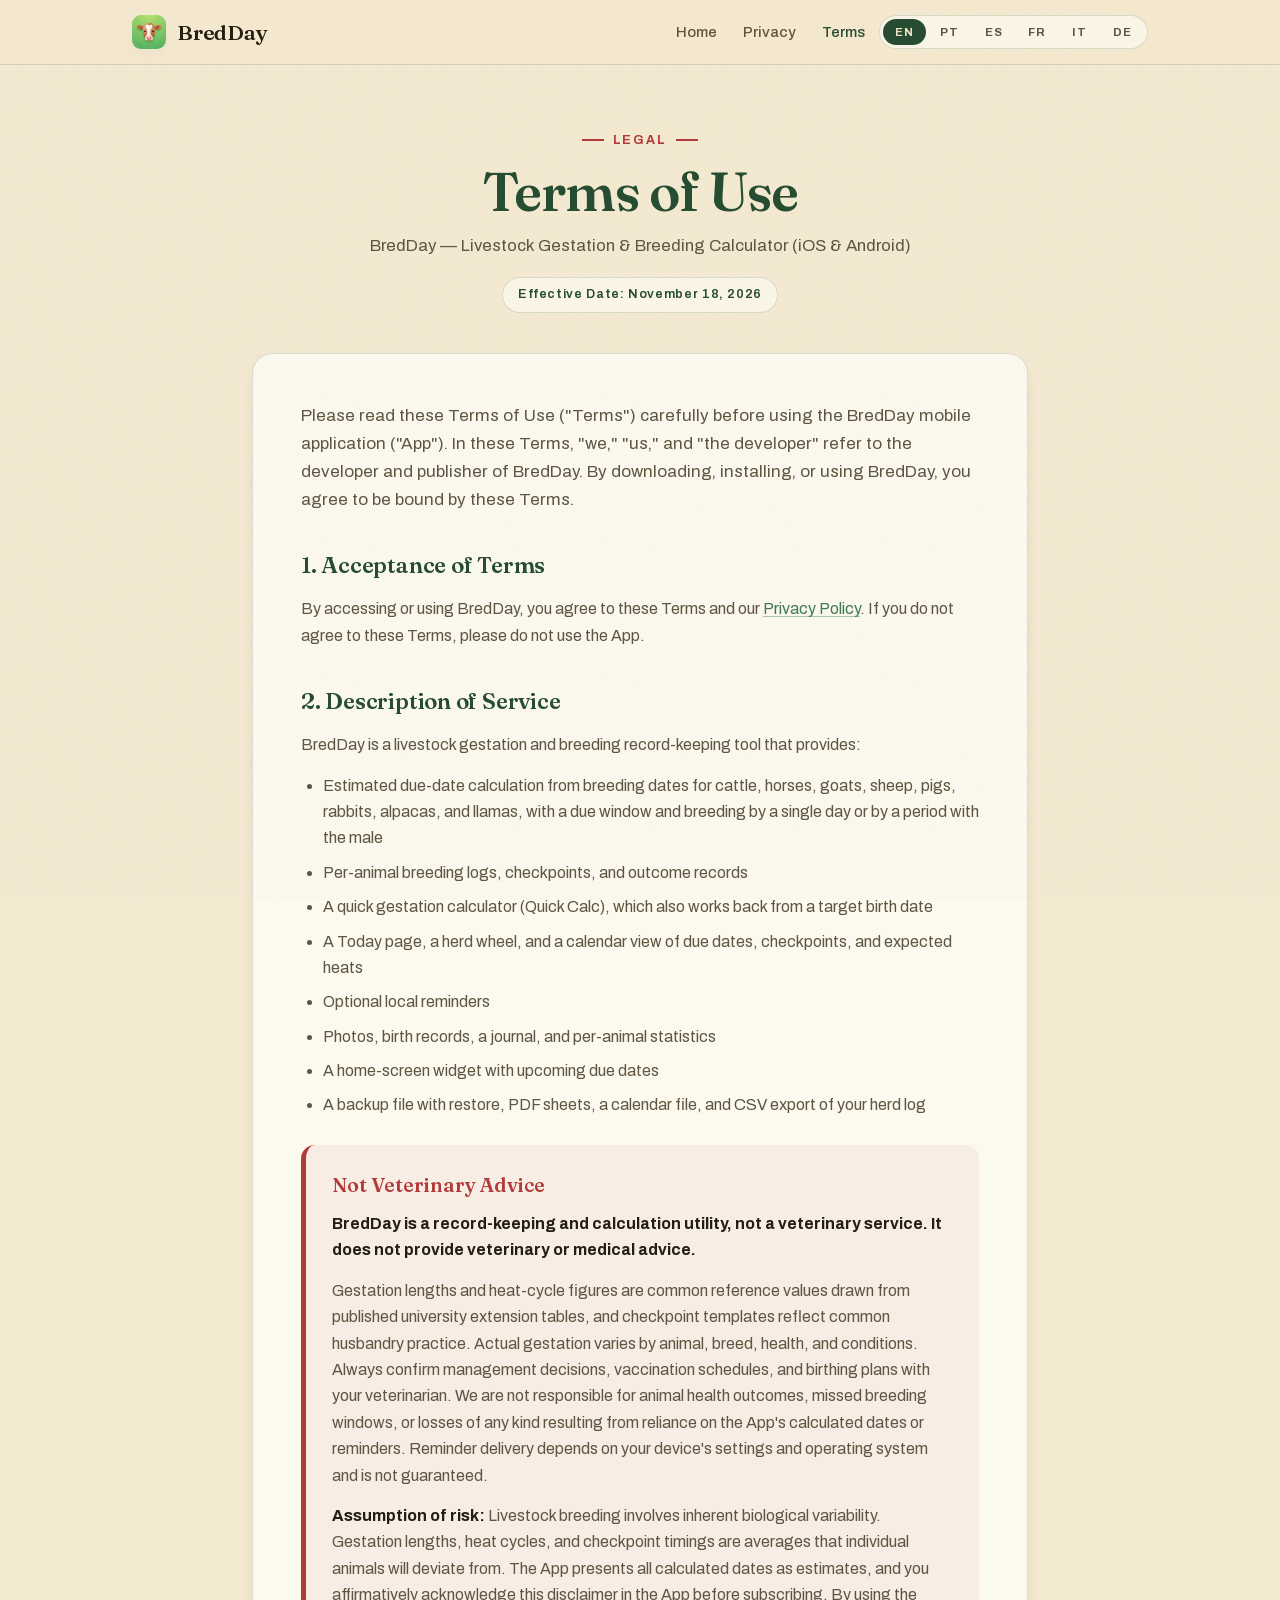
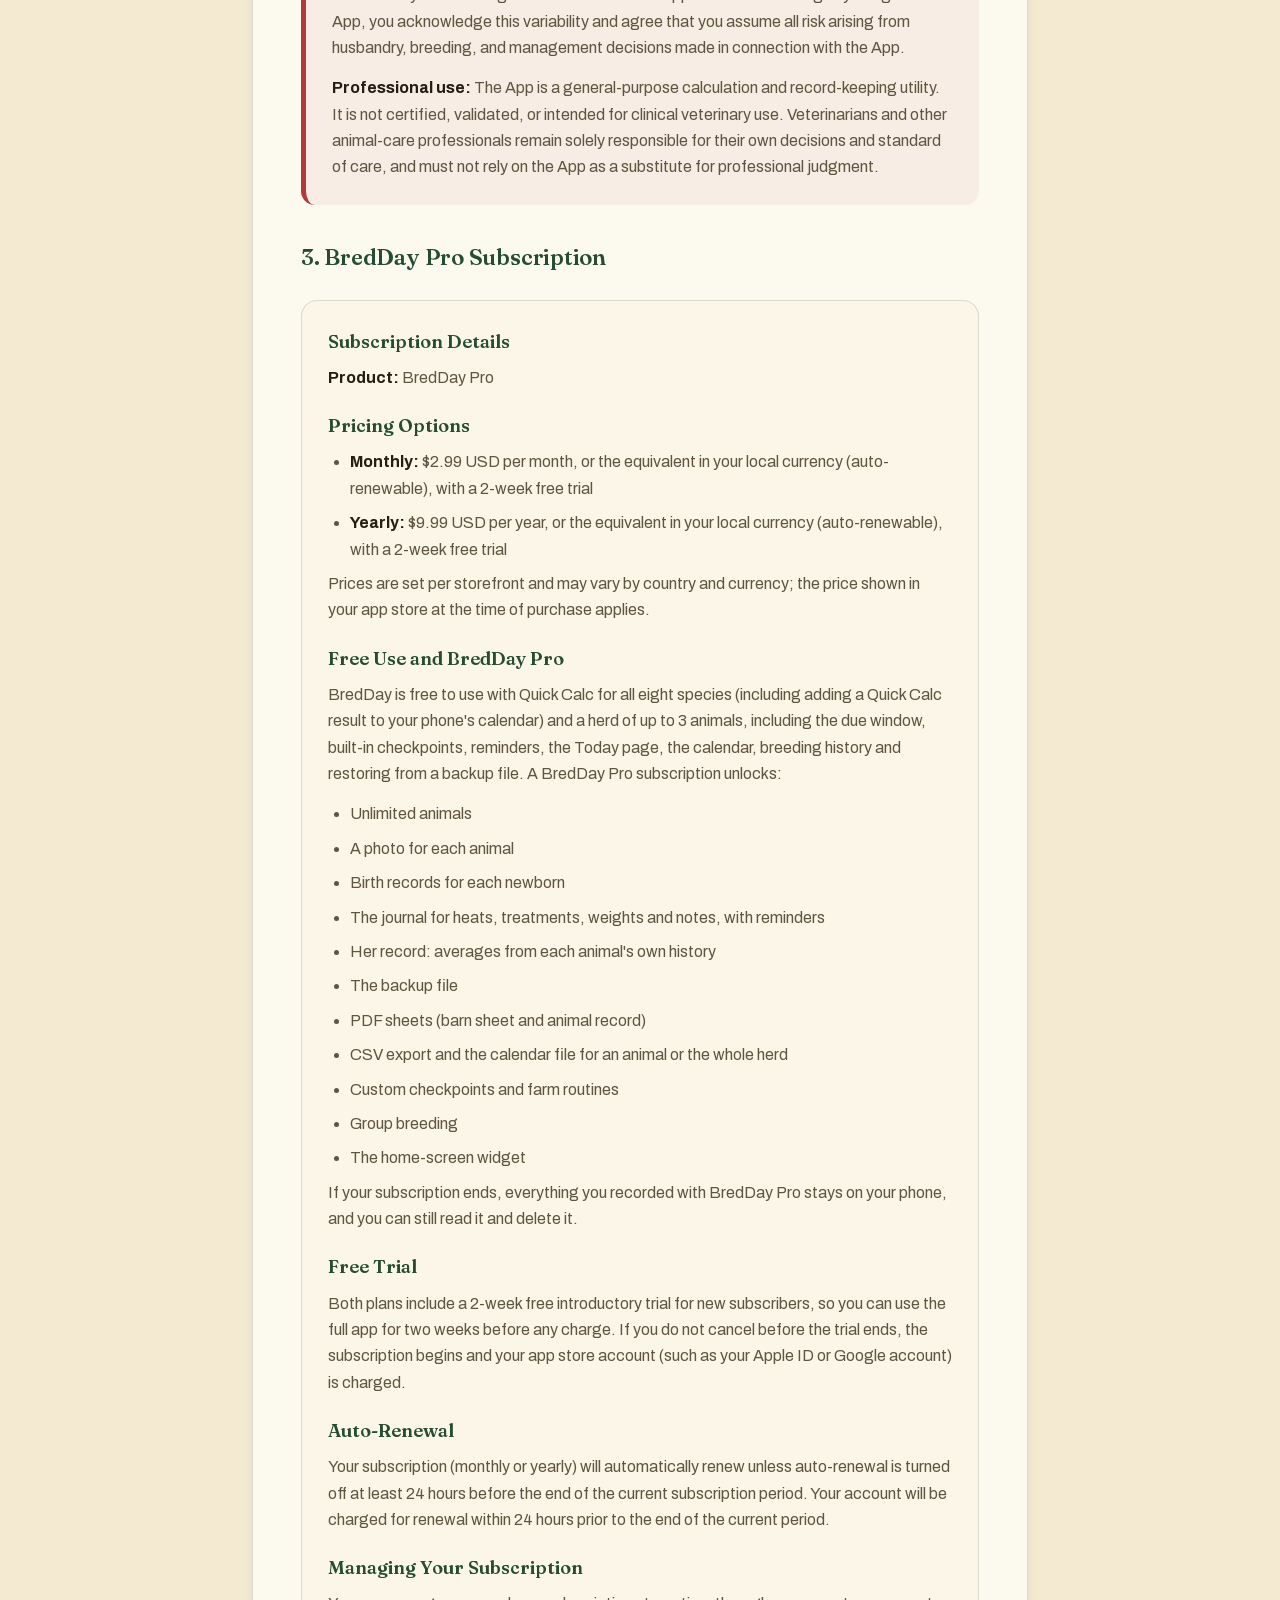
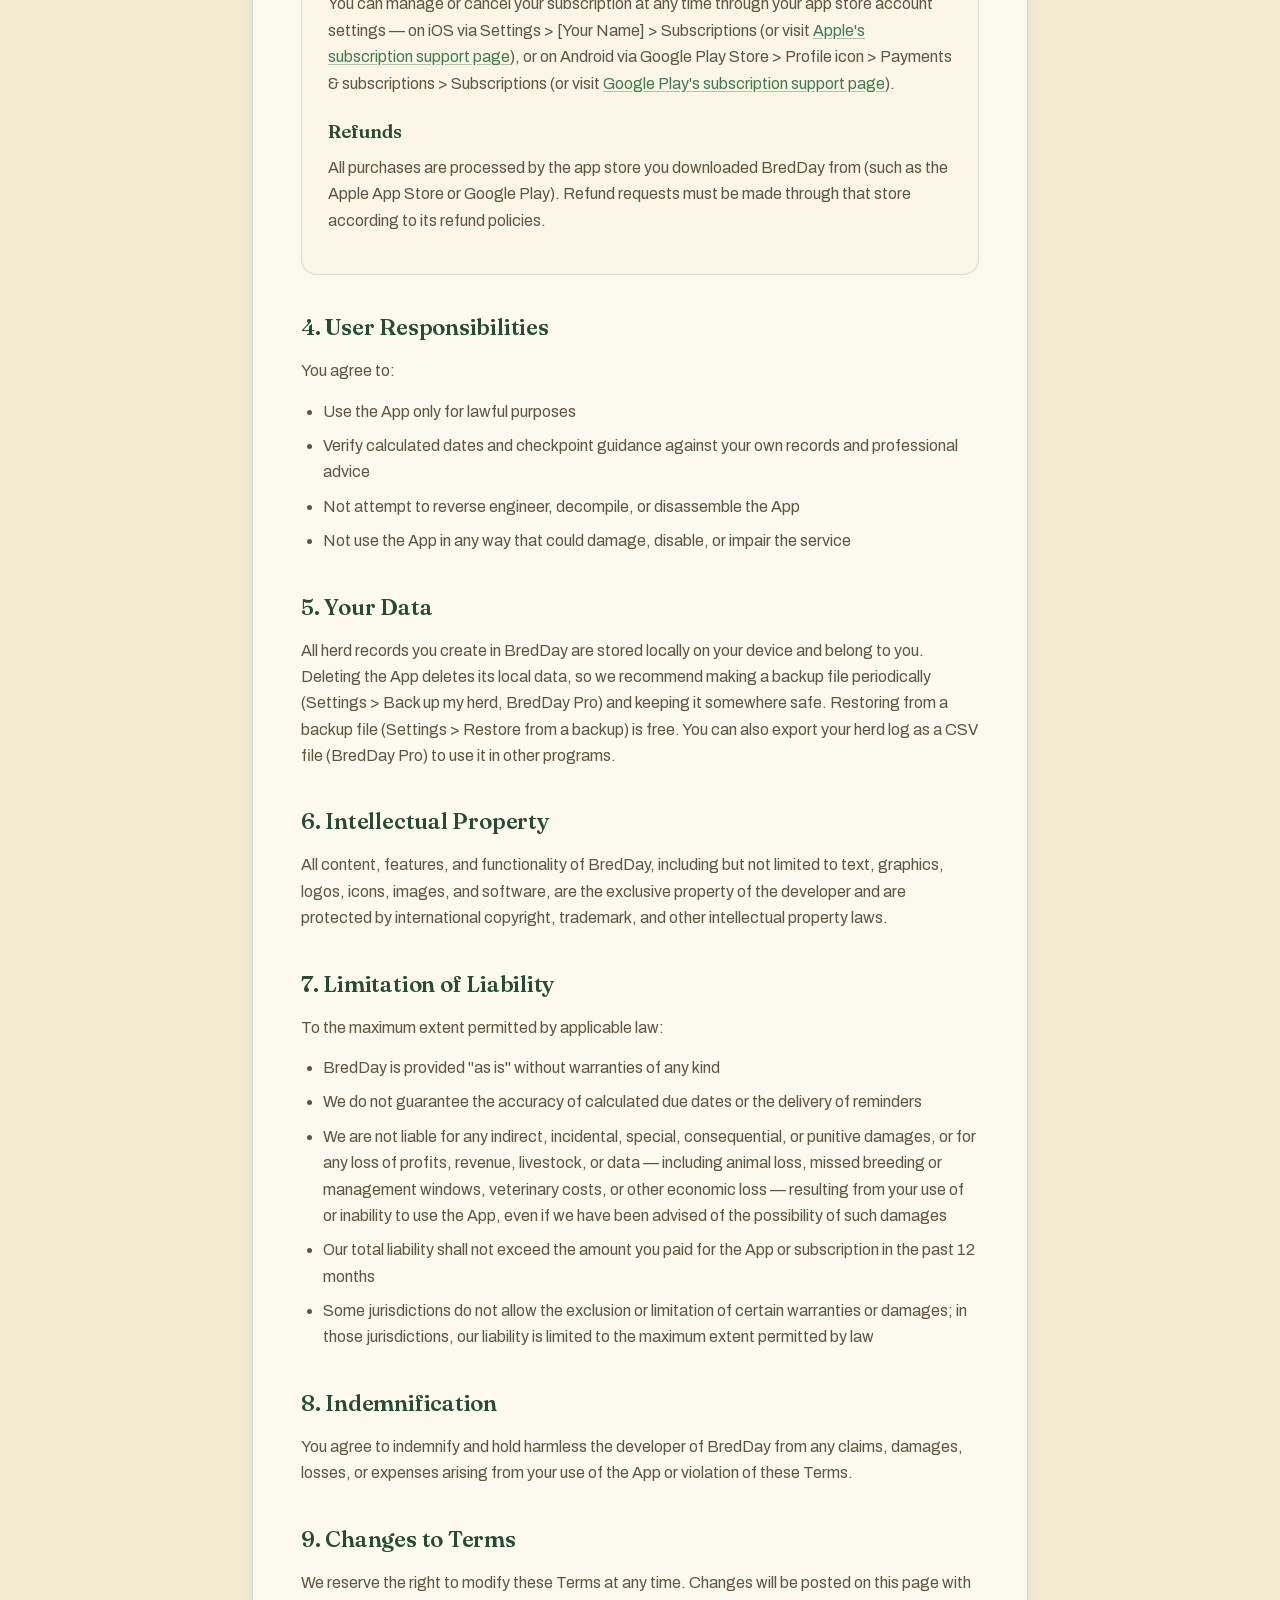
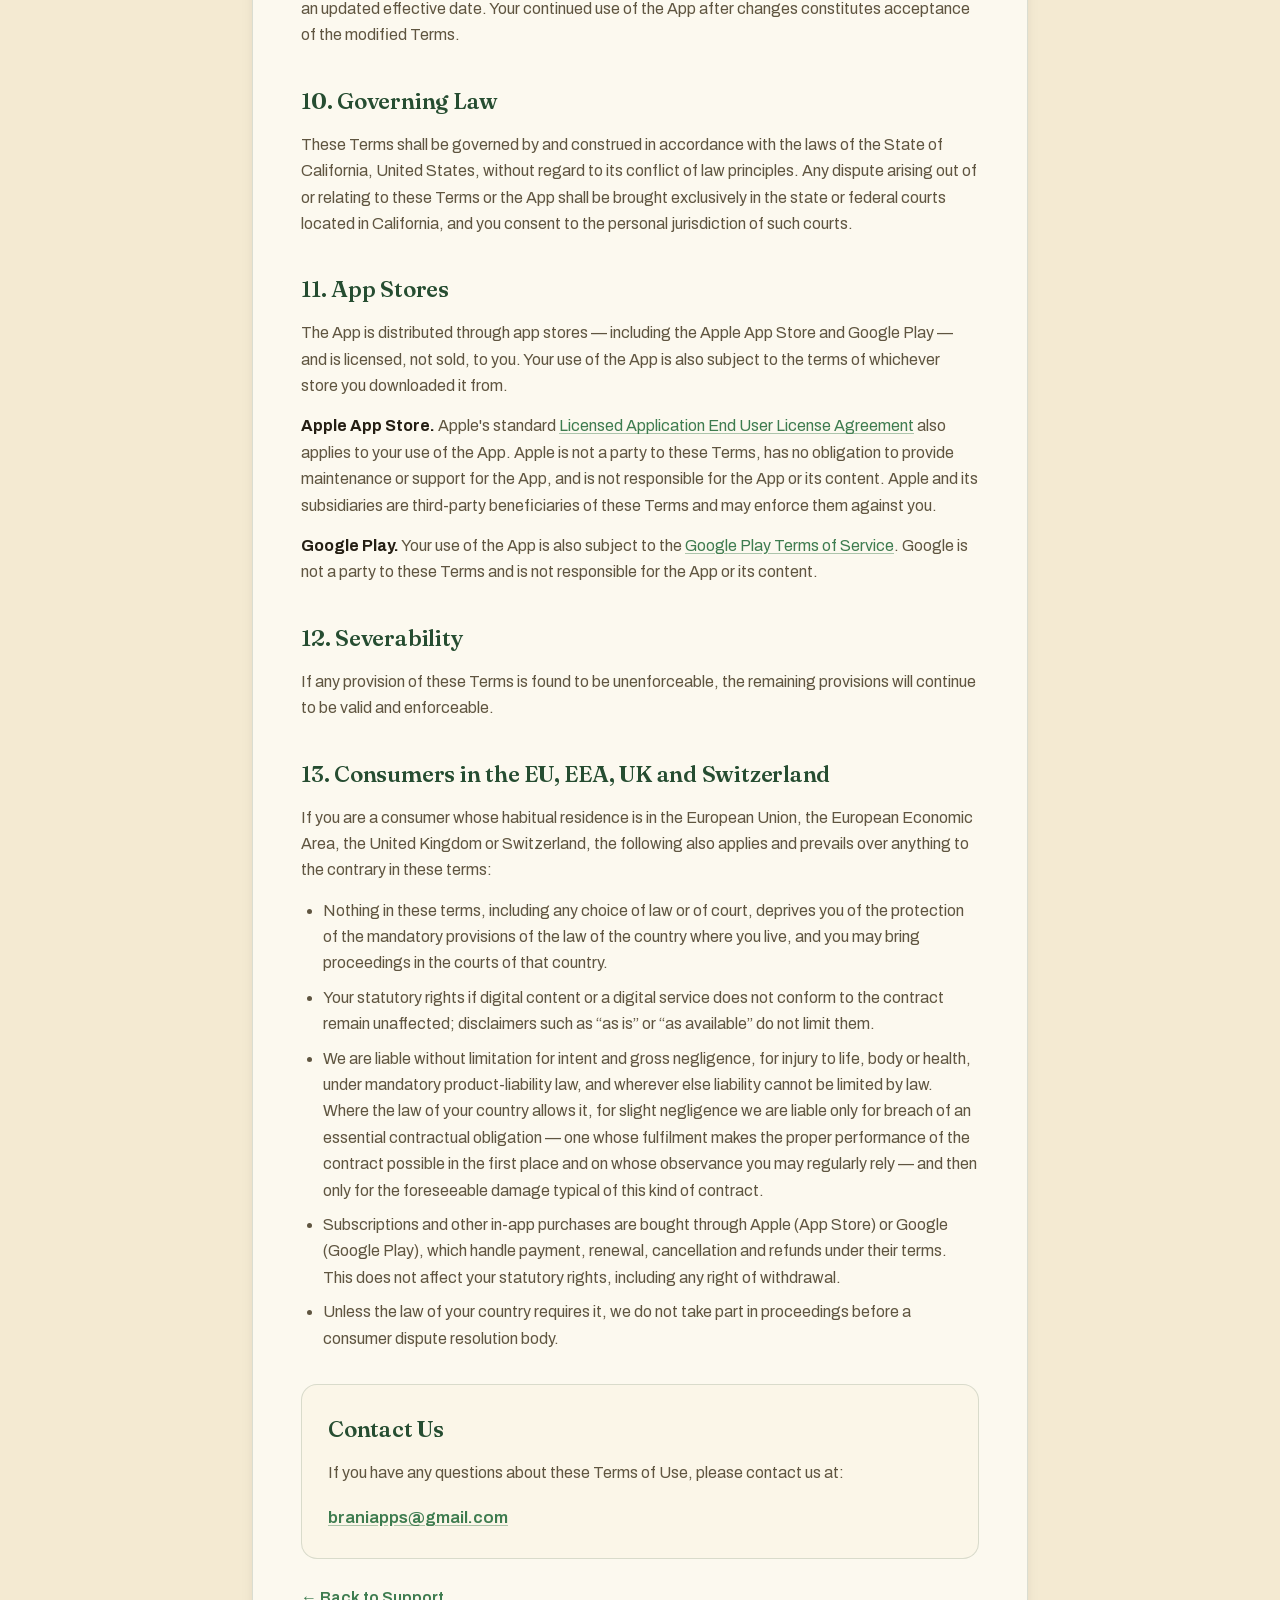
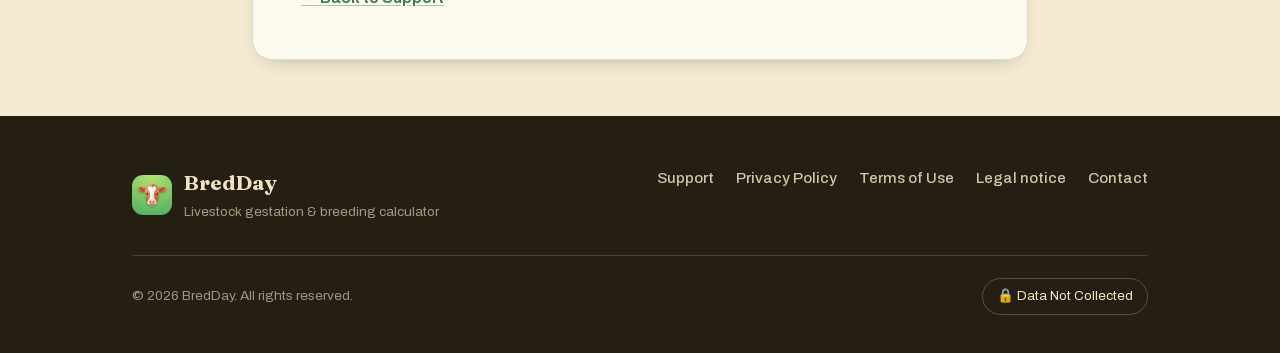
<file: terms.html>
<!DOCTYPE html>
<html lang="en">
<head>
<meta charset="UTF-8">
<meta name="viewport" content="width=device-width, initial-scale=1.0">
<title>Terms of Use — BredDay</title>
<meta name="description" content="BredDay's terms of use — a livestock gestation & breeding record-keeping utility. Not veterinary advice. Subscription details, liability, and governing law. In English, Portuguese, Spanish, French, Italian and German.">
<link rel="icon" href="app-icon.png">
<link rel="stylesheet" href="fonts/fonts.css">
<script src="site.js" defer></script>
<style>
  :root{
    --paper:#F4EAD2;--paper-2:#FBF6E8;--card:#FCF9EF;
    --ink:#241E13;--ink-soft:#5f5540;
    --green:#3E7C4F;--green-deep:#264d31;
    --barn:#B33A3A;--amber:#C9821B;--wheat:#EFE3C4;
    --hair:rgba(38,77,49,.16);
    --shadow:0 18px 40px -22px rgba(36,30,19,.45);
    --shadow-sm:0 8px 20px -14px rgba(36,30,19,.5);
    --serif:"Fraunces",Georgia,"Times New Roman",serif;
    --sans:"Archivo",-apple-system,BlinkMacSystemFont,"Segoe UI",sans-serif;
  }
  *{margin:0;padding:0;box-sizing:border-box}
  html{scroll-behavior:smooth}
  body{font-family:var(--sans);color:var(--ink);background:var(--paper);line-height:1.65;-webkit-font-smoothing:antialiased;overflow-x:hidden}
  body::before{content:"";position:fixed;inset:0;z-index:9999;pointer-events:none;opacity:.05;mix-blend-mode:multiply;
    background-image:url("data:image/svg+xml,%3Csvg xmlns='http://www.w3.org/2000/svg' width='140' height='140'%3E%3Cfilter id='n'%3E%3CfeTurbulence type='fractalNoise' baseFrequency='0.8' numOctaves='3' stitchTiles='stitch'/%3E%3C/filter%3E%3Crect width='100%25' height='100%25' filter='url(%23n)'/%3E%3C/svg%3E")}
  ::selection{background:var(--amber);color:#fff}
  .wrap{max-width:820px;margin:0 auto;padding:0 22px}

  header.site{position:sticky;top:0;z-index:50;background:rgba(244,234,210,.82);backdrop-filter:saturate(150%) blur(10px);border-bottom:1px solid var(--hair)}
  .nav{max-width:1060px;margin:0 auto;padding:0 22px;display:flex;align-items:center;justify-content:space-between;gap:14px;height:64px}
  .brand{display:flex;align-items:center;gap:11px;text-decoration:none;color:var(--ink);font-weight:600}
  .brand img{width:34px;height:34px;border-radius:9px;box-shadow:var(--shadow-sm)}
  .brand b{font-family:var(--serif);font-size:1.32rem;font-weight:600;letter-spacing:-.01em}
  .nav-links{display:flex;gap:26px;font-size:.93rem;font-weight:500;margin-left:auto}
  .nav-links a{text-decoration:none;color:var(--ink-soft);transition:color .2s}
  .nav-links a:hover,.nav-links a.active{color:var(--green-deep)}
  @media(max-width:640px){.nav-links{display:none}}

  /* ---------- Language switch ----------
     .langtabs is the role="tablist"; site.js maintains aria-selected,
     aria-controls and tabindex on the buttons. Hidden without JS: all six
     languages already render stacked then, so a switch that cannot switch
     anything would only be a trap. */
  .langtabs{display:inline-flex;gap:2px;padding:3px;border-radius:999px;background:var(--paper-2);border:1px solid var(--hair);flex:none}
  .langtabs [role="tab"]{appearance:none;-webkit-appearance:none;border:0;background:transparent;cursor:pointer;padding:7px 12px;border-radius:999px;font-family:var(--sans);font-size:.72rem;font-weight:700;letter-spacing:.08em;color:var(--ink-soft);transition:color .2s,background-color .2s}
  .langtabs [role="tab"]:hover{color:var(--green-deep);background:var(--wheat)}
  .langtabs [role="tab"][aria-selected="true"]{background:var(--green-deep);color:var(--wheat);font-weight:800}
  .langtabs [role="tab"]:focus-visible{outline:2px solid var(--green);outline-offset:2px}
  html:not([data-js="on"]) .langtabs{display:none}

  /* Languages are hidden ONLY when site.js has announced itself by setting
     data-js on <html>. If the script never runs or throws, this selector
     stops matching and all six languages render stacked — readable,
     anchor-navigable, and complete. Showing the wrong language is cosmetic;
     showing none would be a legal-content outage. Never hide [data-lang]
     outside an html[data-js="on"] scope. */
  html[data-js="on"] [data-lang]{display:none}
  html[data-js="on"] [data-lang][data-lang-active]{display:block}
  html:not([data-js="on"]) [data-lang] + [data-lang]{border-top:2px solid var(--hair)}

  .doc-hero{text-align:center;padding:58px 0 6px}
  .eyebrow{display:inline-flex;align-items:center;gap:9px;font-size:.78rem;font-weight:700;letter-spacing:.16em;text-transform:uppercase;color:var(--barn);margin-bottom:14px}
  .eyebrow::before,.eyebrow::after{content:"";width:22px;height:2px;background:var(--barn);display:inline-block}
  .doc-hero h1{font-family:var(--serif);font-weight:600;letter-spacing:-.02em;line-height:1.02;font-size:clamp(2.4rem,6vw,3.4rem);color:var(--green-deep)}
  .doc-hero .app{color:var(--ink-soft);margin-top:12px;font-size:1.05rem}
  .doc-hero .date{display:inline-block;margin-top:18px;font-size:.8rem;font-weight:600;letter-spacing:.05em;color:var(--green-deep);background:var(--paper-2);border:1px solid var(--hair);padding:6px 15px;border-radius:999px}

  .doc{background:var(--card);border:1px solid var(--hair);border-radius:20px;box-shadow:var(--shadow-sm);padding:clamp(26px,5vw,48px);margin:34px 0 56px}
  .doc > .intro{font-size:1.06rem;color:var(--ink-soft);margin-bottom:6px}
  .doc h2{font-family:var(--serif);font-weight:600;letter-spacing:-.01em;font-size:1.4rem;color:var(--green-deep);margin:34px 0 12px}
  .doc h3{font-size:1.02rem;font-weight:700;color:var(--ink);margin:18px 0 8px}
  .doc p{color:var(--ink-soft);margin-bottom:14px}
  .doc ul{margin:0 0 16px 22px}
  .doc li{color:var(--ink-soft);margin-bottom:8px}
  .doc strong{color:var(--ink)}
  .doc a{color:var(--green);text-decoration:underline;text-underline-offset:2px;text-decoration-color:rgba(62,124,79,.42)}
  .doc a:hover{text-decoration-color:var(--green)}

  .callout{border-radius:14px;padding:24px 26px;margin:26px 0;border-left:5px solid var(--barn);background:rgba(179,58,58,.06)}
  .callout h3{color:var(--barn);font-family:var(--serif);font-weight:600;font-size:1.22rem;margin:0 0 10px}
  .callout p:last-child{margin-bottom:0}
  .panel{background:var(--paper-2);border:1px solid var(--hair);border-radius:16px;padding:26px;margin:24px 0}
  .panel h3{color:var(--green-deep);font-family:var(--serif);font-weight:600;font-size:1.14rem;margin:20px 0 8px}
  .panel h3:first-child{margin-top:0}
  .panel ul{margin-bottom:6px}
  .contact{background:var(--paper-2);border:1px solid var(--hair);border-radius:16px;padding:26px;margin-top:32px}
  .contact h2{margin-top:0}
  .contact .mail{display:inline-block;margin-top:4px;font-weight:600;font-size:1.05rem}

  .doc-back{display:inline-flex;align-items:center;gap:8px;margin-top:26px;font-weight:600;color:var(--green-deep);text-decoration:none}
  .doc-back:hover{text-decoration:underline}

  footer{background:var(--ink);color:var(--wheat);padding:50px 0 38px}
  .foot-top{display:flex;flex-wrap:wrap;gap:26px;justify-content:space-between;align-items:flex-start}
  .foot-brand{display:flex;align-items:center;gap:12px}
  .foot-brand img{width:40px;height:40px;border-radius:11px}
  .foot-brand b{font-family:var(--serif);font-size:1.3rem}
  .foot-brand span{display:block;font-size:.85rem;color:rgba(239,227,196,.62)}
  .foot-links{display:flex;flex-wrap:wrap;gap:22px;font-size:.95rem;font-weight:500}
  .foot-links a{color:var(--wheat);text-decoration:none;opacity:.85;transition:opacity .2s}
  .foot-links a:hover{opacity:1;text-decoration:underline}
  .foot-bottom{margin-top:32px;padding-top:22px;border-top:1px solid rgba(239,227,196,.16);display:flex;flex-wrap:wrap;gap:14px;justify-content:space-between;align-items:center;font-size:.85rem;color:rgba(239,227,196,.6)}
  .privacy-badge{display:inline-flex;align-items:center;gap:8px;border:1px solid rgba(239,227,196,.25);border-radius:999px;padding:6px 14px;color:var(--wheat)}
  @media(prefers-reduced-motion:reduce){*{transition:none!important}html{scroll-behavior:auto}}
</style>
</head>
<body>

<!-- Chrome: outside every [data-lang] section; site.js swaps its text via the
     data-i18n-* attributes. Tab labels stay untranslated (endonym initials). -->
<header class="site">
  <div class="nav">
    <a class="brand" href="index.html"><img src="app-icon.png" alt="BredDay icon"><b>BredDay</b></a>
    <nav class="nav-links" aria-label="Main" data-i18n-aria-en="Main" data-i18n-aria-pt="Principal" data-i18n-aria-es="Principal" data-i18n-aria-fr="Principale" data-i18n-aria-it="Principale" data-i18n-aria-de="Hauptnavigation">
      <a href="index.html" data-i18n-en="Home" data-i18n-pt="Início" data-i18n-es="Inicio" data-i18n-fr="Accueil" data-i18n-it="Home" data-i18n-de="Start">Home</a>
      <a href="privacy.html" data-i18n-en="Privacy" data-i18n-pt="Privacidade" data-i18n-es="Privacidad" data-i18n-fr="Confidentialité" data-i18n-it="Privacy" data-i18n-de="Datenschutz">Privacy</a>
      <a href="terms.html" class="active" aria-current="page" data-i18n-en="Terms" data-i18n-pt="Termos" data-i18n-es="Términos" data-i18n-fr="Conditions" data-i18n-it="Termini" data-i18n-de="Nutzungsbedingungen">Terms</a>
    </nav>
    <div class="langtabs" role="tablist" aria-label="Language" data-i18n-aria-en="Language" data-i18n-aria-pt="Idioma" data-i18n-aria-es="Idioma" data-i18n-aria-fr="Langue" data-i18n-aria-it="Lingua" data-i18n-aria-de="Sprache">
      <button type="button" role="tab" data-lang-target="en" aria-label="English">EN</button>
      <button type="button" role="tab" data-lang-target="pt" aria-label="Português">PT</button>
      <button type="button" role="tab" data-lang-target="es" aria-label="Español">ES</button>
      <button type="button" role="tab" data-lang-target="fr" aria-label="Français">FR</button>
      <button type="button" role="tab" data-lang-target="it" aria-label="Italiano">IT</button>
      <button type="button" role="tab" data-lang-target="de" aria-label="Deutsch">DE</button>
    </div>
  </div>
</header>

<main>

  <!-- ============================================================ ENGLISH ==
       site.js stamps role="tabpanel", id, and aria-hidden here. id="portugues"
       / id="espanol" / id="francais" / id="italiano" / id="deutsch" below are
       the app's deep-link anchors; id="top" stays on the English <h1> alone. -->
  <section data-lang="en" lang="en" aria-label="English">

    <div class="wrap">
      <div class="doc-hero">
        <span class="eyebrow">Legal</span>
        <h1 id="top">Terms of Use</h1>
        <p class="app">BredDay — Livestock Gestation &amp; Breeding Calculator (iOS &amp; Android)</p>
        <span class="date">Effective Date: November 18, 2026</span>
      </div>

      <article class="doc">
        <p class="intro">Please read these Terms of Use ("Terms") carefully before using the BredDay mobile application ("App"). In these Terms, "we," "us," and "the developer" refer to the developer and publisher of BredDay. By downloading, installing, or using BredDay, you agree to be bound by these Terms.</p>

        <h2>1. Acceptance of Terms</h2>
        <p>By accessing or using BredDay, you agree to these Terms and our <a href="privacy.html">Privacy Policy</a>. If you do not agree to these Terms, please do not use the App.</p>

        <h2>2. Description of Service</h2>
        <p>BredDay is a livestock gestation and breeding record-keeping tool that provides:</p>
        <ul>
          <li>Estimated due-date calculation from breeding dates for cattle, horses, goats, sheep, pigs, rabbits, alpacas, and llamas, with a due window and breeding by a single day or by a period with the male</li>
          <li>Per-animal breeding logs, checkpoints, and outcome records</li>
          <li>A quick gestation calculator (Quick Calc), which also works back from a target birth date</li>
          <li>A Today page, a herd wheel, and a calendar view of due dates, checkpoints, and expected heats</li>
          <li>Optional local reminders</li>
          <li>Photos, birth records, a journal, and per-animal statistics</li>
          <li>A home-screen widget with upcoming due dates</li>
          <li>A backup file with restore, PDF sheets, a calendar file, and CSV export of your herd log</li>
        </ul>

        <div class="callout">
          <h3>Not Veterinary Advice</h3>
          <p><strong>BredDay is a record-keeping and calculation utility, not a veterinary service. It does not provide veterinary or medical advice.</strong></p>
          <p>Gestation lengths and heat-cycle figures are common reference values drawn from published university extension tables, and checkpoint templates reflect common husbandry practice. Actual gestation varies by animal, breed, health, and conditions. Always confirm management decisions, vaccination schedules, and birthing plans with your veterinarian. We are not responsible for animal health outcomes, missed breeding windows, or losses of any kind resulting from reliance on the App's calculated dates or reminders. Reminder delivery depends on your device's settings and operating system and is not guaranteed.</p>
          <p><strong>Assumption of risk:</strong> Livestock breeding involves inherent biological variability. Gestation lengths, heat cycles, and checkpoint timings are averages that individual animals will deviate from. The App presents all calculated dates as estimates, and you affirmatively acknowledge this disclaimer in the App before subscribing. By using the App, you acknowledge this variability and agree that you assume all risk arising from husbandry, breeding, and management decisions made in connection with the App.</p>
          <p><strong>Professional use:</strong> The App is a general-purpose calculation and record-keeping utility. It is not certified, validated, or intended for clinical veterinary use. Veterinarians and other animal-care professionals remain solely responsible for their own decisions and standard of care, and must not rely on the App as a substitute for professional judgment.</p>
        </div>

        <h2>3. BredDay Pro Subscription</h2>
        <div class="panel">
          <h3>Subscription Details</h3>
          <p><strong>Product:</strong> BredDay Pro</p>

          <h3>Pricing Options</h3>
          <ul>
            <li><strong>Monthly:</strong> $2.99 USD per month, or the equivalent in your local currency (auto-renewable), with a 2-week free trial</li>
            <li><strong>Yearly:</strong> $9.99 USD per year, or the equivalent in your local currency (auto-renewable), with a 2-week free trial</li>
          </ul>
          <p>Prices are set per storefront and may vary by country and currency; the price shown in your app store at the time of purchase applies.</p>

          <h3>Free Use and BredDay Pro</h3>
          <p>BredDay is free to use with Quick Calc for all eight species (including adding a Quick Calc result to your phone's calendar) and a herd of up to 3 animals, including the due window, built-in checkpoints, reminders, the Today page, the calendar, breeding history and restoring from a backup file. A BredDay Pro subscription unlocks:</p>
          <ul>
            <li>Unlimited animals</li>
            <li>A photo for each animal</li>
            <li>Birth records for each newborn</li>
            <li>The journal for heats, treatments, weights and notes, with reminders</li>
            <li>Her record: averages from each animal's own history</li>
            <li>The backup file</li>
            <li>PDF sheets (barn sheet and animal record)</li>
            <li>CSV export and the calendar file for an animal or the whole herd</li>
            <li>Custom checkpoints and farm routines</li>
            <li>Group breeding</li>
            <li>The home-screen widget</li>
          </ul>
          <p>If your subscription ends, everything you recorded with BredDay Pro stays on your phone, and you can still read it and delete it.</p>

          <h3>Free Trial</h3>
          <p>Both plans include a 2-week free introductory trial for new subscribers, so you can use the full app for two weeks before any charge. If you do not cancel before the trial ends, the subscription begins and your app store account (such as your Apple ID or Google account) is charged.</p>

          <h3>Auto-Renewal</h3>
          <p>Your subscription (monthly or yearly) will automatically renew unless auto-renewal is turned off at least 24 hours before the end of the current subscription period. Your account will be charged for renewal within 24 hours prior to the end of the current period.</p>

          <h3>Managing Your Subscription</h3>
          <p>You can manage or cancel your subscription at any time through your app store account settings — on iOS via Settings &gt; [Your Name] &gt; Subscriptions (or visit <a href="https://support.apple.com/en-us/HT202039" target="_blank" rel="noopener noreferrer">Apple's subscription support page</a>), or on Android via Google Play Store &gt; Profile icon &gt; Payments &amp; subscriptions &gt; Subscriptions (or visit <a href="https://support.google.com/googleplay/answer/7018481" target="_blank" rel="noopener noreferrer">Google Play's subscription support page</a>).</p>

          <h3>Refunds</h3>
          <p>All purchases are processed by the app store you downloaded BredDay from (such as the Apple App Store or Google Play). Refund requests must be made through that store according to its refund policies.</p>
        </div>

        <h2>4. User Responsibilities</h2>
        <p>You agree to:</p>
        <ul>
          <li>Use the App only for lawful purposes</li>
          <li>Verify calculated dates and checkpoint guidance against your own records and professional advice</li>
          <li>Not attempt to reverse engineer, decompile, or disassemble the App</li>
          <li>Not use the App in any way that could damage, disable, or impair the service</li>
        </ul>

        <h2>5. Your Data</h2>
        <p>All herd records you create in BredDay are stored locally on your device and belong to you. Deleting the App deletes its local data, so we recommend making a backup file periodically (Settings &gt; Back up my herd, BredDay Pro) and keeping it somewhere safe. Restoring from a backup file (Settings &gt; Restore from a backup) is free. You can also export your herd log as a CSV file (BredDay Pro) to use it in other programs.</p>

        <h2>6. Intellectual Property</h2>
        <p>All content, features, and functionality of BredDay, including but not limited to text, graphics, logos, icons, images, and software, are the exclusive property of the developer and are protected by international copyright, trademark, and other intellectual property laws.</p>

        <h2>7. Limitation of Liability</h2>
        <p>To the maximum extent permitted by applicable law:</p>
        <ul>
          <li>BredDay is provided "as is" without warranties of any kind</li>
          <li>We do not guarantee the accuracy of calculated due dates or the delivery of reminders</li>
          <li>We are not liable for any indirect, incidental, special, consequential, or punitive damages, or for any loss of profits, revenue, livestock, or data — including animal loss, missed breeding or management windows, veterinary costs, or other economic loss — resulting from your use of or inability to use the App, even if we have been advised of the possibility of such damages</li>
          <li>Our total liability shall not exceed the amount you paid for the App or subscription in the past 12 months</li>
          <li>Some jurisdictions do not allow the exclusion or limitation of certain warranties or damages; in those jurisdictions, our liability is limited to the maximum extent permitted by law</li>
        </ul>

        <h2>8. Indemnification</h2>
        <p>You agree to indemnify and hold harmless the developer of BredDay from any claims, damages, losses, or expenses arising from your use of the App or violation of these Terms.</p>

        <h2>9. Changes to Terms</h2>
        <p>We reserve the right to modify these Terms at any time. Changes will be posted on this page with an updated effective date. Your continued use of the App after changes constitutes acceptance of the modified Terms.</p>

        <h2>10. Governing Law</h2>
        <p>These Terms shall be governed by and construed in accordance with the laws of the State of California, United States, without regard to its conflict of law principles. Any dispute arising out of or relating to these Terms or the App shall be brought exclusively in the state or federal courts located in California, and you consent to the personal jurisdiction of such courts.</p>

        <h2>11. App Stores</h2>
        <p>The App is distributed through app stores — including the Apple App Store and Google Play — and is licensed, not sold, to you. Your use of the App is also subject to the terms of whichever store you downloaded it from.</p>
        <p><strong>Apple App Store.</strong> Apple's standard <a href="https://www.apple.com/legal/internet-services/itunes/dev/stdeula/" target="_blank" rel="noopener noreferrer">Licensed Application End User License Agreement</a> also applies to your use of the App. Apple is not a party to these Terms, has no obligation to provide maintenance or support for the App, and is not responsible for the App or its content. Apple and its subsidiaries are third-party beneficiaries of these Terms and may enforce them against you.</p>
        <p><strong>Google Play.</strong> Your use of the App is also subject to the <a href="https://play.google.com/about/play-terms/" target="_blank" rel="noopener noreferrer">Google Play Terms of Service</a>. Google is not a party to these Terms and is not responsible for the App or its content.</p>

        <h2>12. Severability</h2>
        <p>If any provision of these Terms is found to be unenforceable, the remaining provisions will continue to be valid and enforceable.</p>

        <h2 id="eu-consumers">13. Consumers in the EU, EEA, UK and Switzerland</h2>
        <p>If you are a consumer whose habitual residence is in the European Union, the European Economic Area, the United Kingdom or Switzerland, the following also applies and prevails over anything to the contrary in these terms:</p>
        <ul>
        <li>Nothing in these terms, including any choice of law or of court, deprives you of the protection of the mandatory provisions of the law of the country where you live, and you may bring proceedings in the courts of that country.</li>
        <li>Your statutory rights if digital content or a digital service does not conform to the contract remain unaffected; disclaimers such as “as is” or “as available” do not limit them.</li>
        <li>We are liable without limitation for intent and gross negligence, for injury to life, body or health, under mandatory product-liability law, and wherever else liability cannot be limited by law. Where the law of your country allows it, for slight negligence we are liable only for breach of an essential contractual obligation — one whose fulfilment makes the proper performance of the contract possible in the first place and on whose observance you may regularly rely — and then only for the foreseeable damage typical of this kind of contract.</li>
        <li>Subscriptions and other in-app purchases are bought through Apple (App Store) or Google (Google Play), which handle payment, renewal, cancellation and refunds under their terms. This does not affect your statutory rights, including any right of withdrawal.</li>
        <li>Unless the law of your country requires it, we do not take part in proceedings before a consumer dispute resolution body.</li>
        </ul>

        <div class="contact">
          <h2>Contact Us</h2>
          <p>If you have any questions about these Terms of Use, please contact us at:</p>
          <a class="mail" href="mailto:braniapps@gmail.com">braniapps@gmail.com</a>
        </div>

        <a class="doc-back" href="index.html">← Back to Support</a>
      </article>
    </div>

    <footer>
      <div class="wrap" style="max-width:1060px">
        <div class="foot-top">
          <div class="foot-brand">
            <img src="app-icon.png" alt="BredDay icon">
            <div><b>BredDay</b><span>Livestock gestation &amp; breeding calculator</span></div>
          </div>
          <nav class="foot-links">
            <a href="index.html">Support</a>
            <a href="privacy.html">Privacy Policy</a>
            <a href="terms.html">Terms of Use</a>
            <a href="impressum.html">Legal notice</a>
            <a href="mailto:braniapps@gmail.com">Contact</a>
          </nav>
        </div>
        <div class="foot-bottom">
          <span>© 2026 BredDay. All rights reserved.</span>
          <span class="privacy-badge">🔒 Data Not Collected</span>
        </div>
      </div>
    </footer>

  </section>

  <!-- ======================================================== PORTUGUÊS == -->
  <section data-lang="pt" id="portugues" lang="pt-BR" aria-label="Português">

    <div class="wrap">
      <div class="doc-hero">
        <span class="eyebrow">Legal</span>
        <h1>Termos de Uso</h1>
        <p class="app">BredDay — Calculadora de Gestação e Manejo Reprodutivo (iOS e Android)</p>
        <span class="date">Data de vigência: 18 de novembro de 2026</span>
      </div>

      <article class="doc">
        <p class="intro">Leia estes Termos de Uso ("Termos") com atenção antes de usar o aplicativo BredDay ("Aplicativo"). Nestes Termos, "nós" e "o desenvolvedor" referem-se ao desenvolvedor e publicador do BredDay. Ao baixar, instalar ou usar o BredDay, você concorda em ficar vinculado a estes Termos.</p>

        <h2>1. Aceitação dos Termos</h2>
        <p>Ao acessar ou usar o BredDay, você concorda com estes Termos e com a nossa <a href="privacy.html">Política de Privacidade</a>. Se você não concordar com estes Termos, não use o Aplicativo.</p>

        <h2>2. Descrição do serviço</h2>
        <p>O BredDay é uma ferramenta de cálculo de gestação e registro reprodutivo do rebanho que oferece:</p>
        <ul>
          <li>Cálculo da previsão de parto a partir da data da cobertura para bovinos, equinos, caprinos, ovinos, suínos, coelhos, alpacas e lhamas, com janela de parto e cobertura por um único dia ou por um período com o macho</li>
          <li>Registros de cobertura por animal, etapas de manejo e resultados das parições</li>
          <li>Uma calculadora rápida de gestação (Cálculo rápido), que também calcula a partir da data desejada para o parto</li>
          <li>A página Hoje, o disco de gestação do rebanho e uma visão de calendário com os partos previstos, as etapas de manejo e os cios previstos</li>
          <li>Lembretes locais opcionais</li>
          <li>Fotos, registros das crias, um diário e estatísticas por animal</li>
          <li>Um widget de tela de início com os próximos partos</li>
          <li>Arquivo de backup com restauração, fichas em PDF, arquivo de calendário e exportação do registro do rebanho em CSV</li>
        </ul>

        <div class="callout">
          <h3>Não é orientação veterinária</h3>
          <p><strong>O BredDay é um utilitário de cálculo e registro, não um serviço veterinário. Ele não fornece orientação veterinária nem médica.</strong></p>
          <p>As durações de gestação e os números de ciclo de cio são valores de referência de prática comum, extraídos de tabelas publicadas por serviços de extensão universitária, e os modelos de etapas de manejo refletem a prática usual de criação. A gestação real varia por animal, raça, saúde e condições. Confirme sempre as decisões de manejo, os calendários de vacinação e os planos de parto com o seu médico veterinário. Não nos responsabilizamos por desfechos de saúde animal, janelas de cobertura perdidas ou perdas de qualquer tipo decorrentes da confiança nas datas calculadas ou nos lembretes do Aplicativo. A entrega dos lembretes depende dos ajustes do seu dispositivo e do sistema operacional e não é garantida.</p>
          <p><strong>Assunção de risco:</strong> a reprodução de animais envolve variabilidade biológica inerente. Durações de gestação, ciclos de cio e prazos das etapas de manejo são médias das quais cada animal pode se desviar. O Aplicativo apresenta todas as datas calculadas como estimativas, e você confirma expressamente esse aviso dentro do Aplicativo antes de assinar. Ao usar o Aplicativo, você reconhece essa variabilidade e concorda em assumir todo o risco decorrente das decisões de criação, reprodução e manejo tomadas com o apoio do Aplicativo.</p>
          <p><strong>Uso profissional:</strong> o Aplicativo é um utilitário de cálculo e registro de uso geral. Ele não é certificado, validado nem destinado ao uso veterinário clínico. Médicos veterinários e outros profissionais de cuidado animal permanecem os únicos responsáveis por suas decisões e pelo seu padrão de atendimento, e não devem usar o Aplicativo como substituto do julgamento profissional.</p>
        </div>

        <h2>3. Assinatura BredDay Pro</h2>
        <div class="panel">
          <h3>Detalhes da assinatura</h3>
          <p><strong>Produto:</strong> BredDay Pro</p>

          <h3>Opções de preço</h3>
          <ul>
            <li><strong>Mensal:</strong> US$ 2,99 por mês, ou o equivalente na sua moeda local (renovação automática), com 2 semanas de teste grátis</li>
            <li><strong>Anual:</strong> US$ 9,99 por ano, ou o equivalente na sua moeda local (renovação automática), com 2 semanas de teste grátis</li>
          </ul>
          <p>Os preços são definidos por loja e podem variar por país e moeda; vale o preço exibido na sua loja de aplicativos no momento da compra.</p>

          <h3>Uso gratuito e BredDay Pro</h3>
          <p>O BredDay é gratuito para usar com o Cálculo rápido para as oito espécies (inclusive para adicionar um resultado do Cálculo rápido ao calendário do celular) e um rebanho de até 3 animais, incluindo a janela de parto, as etapas integradas, os lembretes, a página Hoje, o calendário, o histórico de coberturas e a restauração de um arquivo de backup. Uma assinatura BredDay Pro libera:</p>
          <ul>
            <li>Animais ilimitados</li>
            <li>Uma foto de cada animal</li>
            <li>O registro de cada cria</li>
            <li>O diário de cios, tratamentos, pesos e observações, com lembretes</li>
            <li>O desempenho reprodutivo: médias do próprio histórico de cada animal</li>
            <li>O arquivo de backup</li>
            <li>Fichas em PDF (ficha do rebanho e ficha do animal)</li>
            <li>Exportação em CSV e arquivo de calendário de um animal ou do rebanho inteiro</li>
            <li>Etapas personalizadas e rotinas da fazenda</li>
            <li>Cobertura em lote</li>
            <li>O widget da Tela de Início</li>
          </ul>
          <p>Se a sua assinatura terminar, tudo o que você registrou com o BredDay Pro continua no seu celular, e você ainda pode consultar e apagar.</p>

          <h3>Teste grátis</h3>
          <p>Os dois planos incluem 2 semanas de teste grátis introdutório para novos assinantes, para você usar o aplicativo completo por duas semanas antes de qualquer cobrança. Se você não cancelar antes do fim do teste, a assinatura começa e a cobrança é feita na sua conta da loja de aplicativos (como o seu ID Apple ou a sua conta do Google).</p>

          <h3>Renovação automática</h3>
          <p>Sua assinatura (mensal ou anual) será renovada automaticamente, a menos que a renovação automática seja desativada pelo menos 24 horas antes do fim do período atual. A cobrança da renovação é feita na sua conta nas 24 horas anteriores ao fim do período atual.</p>

          <h3>Como gerenciar sua assinatura</h3>
          <p>Você pode gerenciar ou cancelar sua assinatura a qualquer momento nas configurações da sua conta na loja de aplicativos — no iOS em Ajustes &gt; [Seu Nome] &gt; Assinaturas (ou acesse a <a href="https://support.apple.com/pt-br/HT202039" target="_blank" rel="noopener noreferrer">página de suporte da Apple</a>), ou no Android no Google Play Store &gt; Ícone do perfil &gt; Pagamentos e assinaturas &gt; Assinaturas (ou acesse a <a href="https://support.google.com/googleplay/answer/7018481?hl=pt-BR" target="_blank" rel="noopener noreferrer">página de suporte do Google Play</a>).</p>

          <h3>Reembolsos</h3>
          <p>Todas as compras são processadas pela loja de aplicativos de onde você baixou o BredDay (como a App Store da Apple ou o Google Play). Pedidos de reembolso devem ser feitos por meio dessa loja, conforme as políticas de reembolso dela.</p>
        </div>

        <h2>4. Responsabilidades do usuário</h2>
        <p>Você concorda em:</p>
        <ul>
          <li>Usar o Aplicativo apenas para fins lícitos</li>
          <li>Conferir as datas calculadas e as orientações das etapas de manejo com os seus próprios registros e com orientação profissional</li>
          <li>Não tentar fazer engenharia reversa, descompilar ou desmontar o Aplicativo</li>
          <li>Não usar o Aplicativo de forma que possa danificar, desativar ou prejudicar o serviço</li>
        </ul>

        <h2>5. Seus dados</h2>
        <p>Todos os registros do rebanho que você cria no BredDay ficam armazenados localmente no seu dispositivo e pertencem a você. Excluir o Aplicativo apaga os dados locais dele; por isso, recomendamos fazer periodicamente um arquivo de backup (Ajustes &gt; Fazer backup do rebanho, BredDay Pro) e guardá-lo num lugar seguro. Restaurar um arquivo de backup (Ajustes &gt; Restaurar de um backup) é grátis. Você também pode exportar o registro do rebanho em CSV (BredDay Pro) para usá-lo em outros programas.</p>

        <h2>6. Propriedade intelectual</h2>
        <p>Todo o conteúdo, os recursos e as funcionalidades do BredDay — incluindo, entre outros, textos, gráficos, logotipos, ícones, imagens e software — são propriedade exclusiva do desenvolvedor e estão protegidos por leis internacionais de direitos autorais, marcas e demais leis de propriedade intelectual.</p>

        <h2>7. Limitação de responsabilidade</h2>
        <p>Na máxima medida permitida pela lei aplicável:</p>
        <ul>
          <li>O BredDay é fornecido "no estado em que se encontra", sem garantias de qualquer tipo</li>
          <li>Não garantimos a exatidão das previsões de parto calculadas nem a entrega dos lembretes</li>
          <li>Não nos responsabilizamos por danos indiretos, incidentais, especiais, consequentes ou punitivos, nem por perda de lucros, receita, animais ou dados — incluindo perda de animais, janelas de cobertura ou de manejo perdidas, custos veterinários ou outros prejuízos econômicos — decorrentes do uso ou da impossibilidade de uso do Aplicativo, mesmo que tenhamos sido avisados da possibilidade de tais danos</li>
          <li>Nossa responsabilidade total não excederá o valor que você pagou pelo Aplicativo ou pela assinatura nos últimos 12 meses</li>
          <li>Algumas jurisdições não permitem a exclusão ou a limitação de certas garantias ou danos; nessas jurisdições, nossa responsabilidade fica limitada à máxima medida permitida por lei</li>
        </ul>

        <h2>8. Indenização</h2>
        <p>Você concorda em indenizar e isentar o desenvolvedor do BredDay de quaisquer reivindicações, danos, perdas ou despesas decorrentes do seu uso do Aplicativo ou da violação destes Termos.</p>

        <h2>9. Alterações nos Termos</h2>
        <p>Reservamo-nos o direito de modificar estes Termos a qualquer momento. As alterações serão publicadas nesta página com uma nova data de vigência. Continuar usando o Aplicativo após as alterações constitui aceitação dos Termos modificados.</p>

        <h2>10. Lei aplicável</h2>
        <p>Estes Termos são regidos e interpretados de acordo com as leis do Estado da Califórnia, Estados Unidos, sem considerar seus princípios de conflito de leis. Qualquer disputa decorrente destes Termos ou do Aplicativo, ou a eles relacionada, deverá ser proposta exclusivamente nos tribunais estaduais ou federais localizados na Califórnia, e você consente com a jurisdição pessoal desses tribunais.</p>

        <h2>11. Lojas de aplicativos</h2>
        <p>O Aplicativo é distribuído por lojas de aplicativos — incluindo a App Store da Apple e o Google Play — e é licenciado a você, não vendido. Seu uso do Aplicativo também está sujeito aos termos da loja de onde você o baixou.</p>
        <p><strong>App Store da Apple.</strong> O <a href="https://www.apple.com/legal/internet-services/itunes/dev/stdeula/" target="_blank" rel="noopener noreferrer">Contrato de Licença de Aplicativo Licenciado com o Usuário Final (EULA)</a> padrão da Apple também se aplica ao seu uso do Aplicativo. A Apple não é parte destes Termos, não tem obrigação de fornecer manutenção ou suporte para o Aplicativo e não é responsável pelo Aplicativo nem pelo seu conteúdo. A Apple e suas subsidiárias são terceiras beneficiárias destes Termos e podem executá-los contra você.</p>
        <p><strong>Google Play.</strong> Seu uso do Aplicativo também está sujeito aos <a href="https://play.google.com/about/play-terms/" target="_blank" rel="noopener noreferrer">Termos de Serviço do Google Play</a>. O Google não é parte destes Termos e não é responsável pelo Aplicativo nem pelo seu conteúdo.</p>

        <h2>12. Independência das cláusulas</h2>
        <p>Se qualquer disposição destes Termos for considerada inexequível, as demais disposições continuarão válidas e exequíveis.</p>

        <h2 id="consumidores-ue">13. Consumidores na UE, no EEE, no Reino Unido e na Suíça</h2>
        <p>Se você é consumidor e tem residência habitual na União Europeia, no Espaço Econômico Europeu, no Reino Unido ou na Suíça, aplica-se também o seguinte, que prevalece sobre qualquer disposição em contrário destes termos:</p>
        <ul>
        <li>Nenhuma disposição destes termos, incluindo qualquer escolha de lei ou de foro, priva você da proteção das normas imperativas da lei do país onde você vive, e você pode propor ações nos tribunais desse país.</li>
        <li>Seus direitos legais em caso de falta de conformidade de conteúdo ou serviço digital com o contrato permanecem inalterados; isenções como “no estado em que se encontra” (“as is”) ou “conforme disponível” (“as available”) não os limitam.</li>
        <li>Respondemos sem limitação por dolo ou culpa grave, por danos à vida, ao corpo ou à saúde, nos termos da legislação imperativa de responsabilidade pelo produto e em qualquer outro caso em que a responsabilidade não possa ser limitada por lei. Quando a lei do seu país o permitir, em caso de culpa leve respondemos apenas pela violação de uma obrigação contratual essencial — aquela cujo cumprimento torna possível a execução adequada do contrato e em cujo cumprimento você pode regularmente confiar — e, nesse caso, apenas pelos danos previsíveis típicos deste tipo de contrato.</li>
        <li>Assinaturas e outras compras no app são feitas por meio da Apple (App Store) ou do Google (Google Play), que cuidam de pagamento, renovação, cancelamento e reembolsos segundo os respectivos termos. Isso não afeta seus direitos legais, incluindo qualquer direito de arrependimento.</li>
        <li>Salvo quando a lei do seu país o exigir, não participamos de procedimentos de resolução de litígios perante entidades de resolução alternativa de litígios de consumo.</li>
        </ul>

        <div class="contact">
          <h2>Fale conosco</h2>
          <p>Se você tiver qualquer dúvida sobre estes Termos de Uso, escreva para:</p>
          <a class="mail" href="mailto:braniapps@gmail.com">braniapps@gmail.com</a>
        </div>

        <a class="doc-back" href="index.html">← Voltar ao Suporte</a>
      </article>
    </div>

    <footer>
      <div class="wrap" style="max-width:1060px">
        <div class="foot-top">
          <div class="foot-brand">
            <img src="app-icon.png" alt="Ícone do BredDay">
            <div><b>BredDay</b><span>Calculadora de gestação e manejo reprodutivo</span></div>
          </div>
          <nav class="foot-links">
            <a href="index.html">Suporte</a>
            <a href="privacy.html">Política de Privacidade</a>
            <a href="terms.html">Termos de Uso</a>
            <a href="impressum.html">Aviso legal</a>
            <a href="mailto:braniapps@gmail.com">Contato</a>
          </nav>
        </div>
        <div class="foot-bottom">
          <span>© 2026 BredDay. Todos os direitos reservados.</span>
          <span class="privacy-badge">🔒 Dados não coletados</span>
        </div>
      </div>
    </footer>

  </section>

  <!-- ========================================================== ESPAÑOL == -->
  <section data-lang="es" id="espanol" lang="es" aria-label="Español">

    <div class="wrap">
      <div class="doc-hero">
        <span class="eyebrow">Legal</span>
        <h1>Términos de uso</h1>
        <p class="app">BredDay — Calculadora de Gestación y Reproducción (iOS y Android)</p>
        <span class="date">Fecha de entrada en vigor: 18 de noviembre de 2026</span>
      </div>

      <article class="doc">
        <p class="intro">Lee estos Términos de Uso («Términos») con atención antes de usar la aplicación móvil BredDay («App»). En estos Términos, «nosotros» y «el desarrollador» se refieren al desarrollador y editor de BredDay. Al descargar, instalar o usar BredDay, aceptas quedar vinculado por estos Términos.</p>

        <h2>1. Aceptación de los Términos</h2>
        <p>Al acceder a BredDay o usarlo, aceptas estos Términos y nuestra <a href="privacy.html">Política de Privacidad</a>. Si no estás de acuerdo con estos Términos, no uses la App.</p>

        <h2>2. Descripción del servicio</h2>
        <p>BredDay es una herramienta de cálculo de gestación y registro reproductivo del ganado que ofrece:</p>
        <ul>
          <li>Cálculo de la fecha probable de parto a partir de la fecha de monta para bovinos, equinos, caprinos, ovinos, porcinos, conejos, alpacas y llamas, con ventana de parto y monta por un solo día o por un periodo con el macho</li>
          <li>Historial de montas por animal, etapas y registros de resultados</li>
          <li>Una calculadora rápida de gestación (Cálculo rápido), que también calcula al revés desde la fecha de parto deseada</li>
          <li>La página Hoy, la rueda del hato y una vista de calendario con las fechas de parto, las etapas y los celos esperados</li>
          <li>Recordatorios locales opcionales</li>
          <li>Fotos, registros de crías, un diario y estadísticas por animal</li>
          <li>Un widget de pantalla de inicio con los próximos partos</li>
          <li>Archivo de respaldo con restauración, hojas en PDF, archivo de calendario y exportación del registro del hato a CSV</li>
        </ul>

        <div class="callout">
          <h3>No es asesoría veterinaria</h3>
          <p><strong>BredDay es una utilidad de cálculo y registro, no un servicio veterinario. No ofrece asesoría veterinaria ni médica.</strong></p>
          <p>Las duraciones de gestación y las cifras del ciclo de celo son valores de referencia de práctica común, tomados de tablas publicadas por servicios de extensión universitaria, y las plantillas de etapas reflejan la práctica ganadera habitual. La gestación real varía según el animal, la raza, la salud y las condiciones. Confirma siempre las decisiones de manejo, los calendarios de vacunación y los planes de parto con tu veterinario. No nos hacemos responsables de los resultados de salud animal, de ventanas de monta perdidas ni de pérdidas de ningún tipo derivadas de confiar en las fechas calculadas o en los recordatorios de la App. La entrega de los recordatorios depende de los ajustes de tu dispositivo y del sistema operativo, y no está garantizada.</p>
          <p><strong>Asunción de riesgo:</strong> la reproducción del ganado implica una variabilidad biológica inherente. Las duraciones de gestación, los ciclos de celo y los tiempos de las etapas son promedios de los que cada animal puede desviarse. La App presenta todas las fechas calculadas como estimaciones, y tú confirmas expresamente este aviso dentro de la App antes de suscribirte. Al usar la App, reconoces esa variabilidad y aceptas asumir todo el riesgo derivado de las decisiones de cría, reproducción y manejo tomadas en relación con la App.</p>
          <p><strong>Uso profesional:</strong> la App es una utilidad de cálculo y registro de uso general. No está certificada, validada ni destinada al uso veterinario clínico. Los veterinarios y demás profesionales del cuidado animal siguen siendo los únicos responsables de sus decisiones y de su estándar de atención, y no deben usar la App como sustituto del juicio profesional.</p>
        </div>

        <h2>3. Suscripción BredDay Pro</h2>
        <div class="panel">
          <h3>Detalles de la suscripción</h3>
          <p><strong>Producto:</strong> BredDay Pro</p>

          <h3>Opciones de precio</h3>
          <ul>
            <li><strong>Mensual:</strong> 2,99 USD al mes, o el equivalente en tu moneda local (renovación automática), con 2 semanas de prueba gratis</li>
            <li><strong>Anual:</strong> 9,99 USD al año, o el equivalente en tu moneda local (renovación automática), con 2 semanas de prueba gratis</li>
          </ul>
          <p>Los precios se fijan por tienda y pueden variar según el país y la moneda; se aplica el precio que muestra tu tienda de aplicaciones en el momento de la compra.</p>

          <h3>Uso gratuito y BredDay Pro</h3>
          <p>BredDay es gratis con el Cálculo rápido para las ocho especies (incluido agregar un resultado del Cálculo rápido al calendario de tu teléfono) y un hato de hasta 3 animales, con la ventana de parto, las etapas incluidas, los recordatorios, la página Hoy, el calendario, el historial de montas y la restauración desde un archivo de respaldo. Una suscripción BredDay Pro desbloquea:</p>
          <ul>
            <li>Animales ilimitados</li>
            <li>Una foto de cada animal</li>
            <li>El registro de cada cría</li>
            <li>El diario de celos, tratamientos, pesajes y notas, con recordatorios</li>
            <li>«Sus números»: los promedios del propio historial de cada animal</li>
            <li>El archivo de respaldo</li>
            <li>Hojas en PDF (Hoja del hato y Ficha del animal)</li>
            <li>Exportación a CSV y archivo de calendario de un animal o de todo el hato</li>
            <li>Etapas personalizadas y rutinas del rancho</li>
            <li>Monta en grupo</li>
            <li>El widget de la pantalla de inicio</li>
          </ul>
          <p>Si tu suscripción termina, todo lo que registraste con BredDay Pro sigue en tu teléfono, y puedes seguir consultándolo y borrándolo.</p>

          <h3>Prueba gratis</h3>
          <p>Ambos planes incluyen 2 semanas de prueba gratis introductoria para nuevos suscriptores, para que uses la app completa durante dos semanas antes de cualquier cargo. Si no cancelas antes de que termine la prueba, la suscripción comienza y el cargo se hace a tu cuenta de la tienda de aplicaciones (como tu Apple ID o tu cuenta de Google).</p>

          <h3>Renovación automática</h3>
          <p>Tu suscripción (mensual o anual) se renovará automáticamente a menos que desactives la renovación automática al menos 24 horas antes del final del período vigente. El cargo por la renovación se hace a tu cuenta dentro de las 24 horas previas al final del período vigente.</p>

          <h3>Cómo gestionar tu suscripción</h3>
          <p>Puedes gestionar o cancelar tu suscripción en cualquier momento desde la configuración de tu cuenta en la tienda de aplicaciones — en iOS en Configuración &gt; [tu nombre] &gt; Suscripciones (o visita la <a href="https://support.apple.com/es-es/HT202039" target="_blank" rel="noopener noreferrer">página de soporte de Apple</a>), o en Android en Google Play Store &gt; Ícono de perfil &gt; Pagos y suscripciones &gt; Suscripciones (o visita la <a href="https://support.google.com/googleplay/answer/7018481?hl=es" target="_blank" rel="noopener noreferrer">página de soporte de Google Play</a>).</p>

          <h3>Reembolsos</h3>
          <p>Todas las compras las procesa la tienda de aplicaciones desde la que descargaste BredDay (como el App Store de Apple o Google Play). Las solicitudes de reembolso deben hacerse a través de esa tienda, según sus políticas de reembolso.</p>
        </div>

        <h2>4. Responsabilidades del usuario</h2>
        <p>Te comprometes a:</p>
        <ul>
          <li>Usar la App solo para fines lícitos</li>
          <li>Verificar las fechas calculadas y las indicaciones de las etapas contra tus propios registros y la asesoría profesional</li>
          <li>No intentar aplicar ingeniería inversa, descompilar ni desensamblar la App</li>
          <li>No usar la App de ninguna forma que pueda dañar, deshabilitar o degradar el servicio</li>
        </ul>

        <h2>5. Tus datos</h2>
        <p>Todos los registros del hato que creas en BredDay se guardan localmente en tu dispositivo y te pertenecen. Al borrar la App se borran sus datos locales, así que te recomendamos hacer periódicamente un archivo de respaldo (Configuración &gt; Respaldar mi hato, BredDay Pro) y guardarlo en un lugar seguro. Restaurar un archivo de respaldo (Configuración &gt; Restaurar desde un respaldo) es gratis. También puedes exportar el registro del hato a CSV (BredDay Pro) para usarlo en otros programas.</p>

        <h2>6. Propiedad intelectual</h2>
        <p>Todo el contenido, las funciones y la funcionalidad de BredDay — incluidos, entre otros, los textos, gráficos, logotipos, íconos, imágenes y software — son propiedad exclusiva del desarrollador y están protegidos por las leyes internacionales de derechos de autor, marcas y demás leyes de propiedad intelectual.</p>

        <h2>7. Limitación de responsabilidad</h2>
        <p>En la máxima medida permitida por la ley aplicable:</p>
        <ul>
          <li>BredDay se ofrece «tal cual», sin garantías de ningún tipo</li>
          <li>No garantizamos la exactitud de las fechas de parto calculadas ni la entrega de los recordatorios</li>
          <li>No somos responsables de daños indirectos, incidentales, especiales, consecuentes o punitivos, ni de pérdidas de ganancias, ingresos, ganado o datos — incluida la pérdida de animales, ventanas de monta o de manejo perdidas, gastos veterinarios u otras pérdidas económicas — derivados del uso o de la imposibilidad de usar la App, incluso si se nos advirtió de la posibilidad de tales daños</li>
          <li>Nuestra responsabilidad total no excederá la cantidad que pagaste por la App o la suscripción en los últimos 12 meses</li>
          <li>Algunas jurisdicciones no permiten la exclusión o limitación de ciertas garantías o daños; en esas jurisdicciones, nuestra responsabilidad queda limitada en la máxima medida permitida por la ley</li>
        </ul>

        <h2>8. Indemnización</h2>
        <p>Aceptas indemnizar y mantener indemne al desarrollador de BredDay frente a cualquier reclamación, daño, pérdida o gasto derivado de tu uso de la App o del incumplimiento de estos Términos.</p>

        <h2>9. Cambios en los Términos</h2>
        <p>Nos reservamos el derecho de modificar estos Términos en cualquier momento. Los cambios se publicarán en esta página con una nueva fecha de entrada en vigor. Seguir usando la App después de los cambios constituye la aceptación de los Términos modificados.</p>

        <h2>10. Ley aplicable</h2>
        <p>Estos Términos se rigen e interpretan de acuerdo con las leyes del Estado de California, Estados Unidos, sin atender a sus principios sobre conflicto de leyes. Cualquier disputa que surja de estos Términos o de la App, o esté relacionada con ellos, deberá presentarse exclusivamente ante los tribunales estatales o federales ubicados en California, y aceptas la jurisdicción personal de dichos tribunales.</p>

        <h2>11. Tiendas de aplicaciones</h2>
        <p>La App se distribuye a través de tiendas de aplicaciones — incluidos el App Store de Apple y Google Play — y se te otorga bajo licencia, no se te vende. Tu uso de la App también está sujeto a los términos de la tienda desde la que la descargaste.</p>
        <p><strong>App Store de Apple.</strong> El <a href="https://www.apple.com/legal/internet-services/itunes/dev/stdeula/" target="_blank" rel="noopener noreferrer">Acuerdo de Licencia de Aplicación con el Usuario Final</a> estándar de Apple también se aplica a tu uso de la App. Apple no es parte de estos Términos, no tiene obligación de dar mantenimiento ni soporte a la App y no es responsable de la App ni de su contenido. Apple y sus filiales son terceros beneficiarios de estos Términos y pueden hacerlos valer frente a ti.</p>
        <p><strong>Google Play.</strong> Tu uso de la App también está sujeto a las <a href="https://play.google.com/about/play-terms/" target="_blank" rel="noopener noreferrer">Condiciones de Servicio de Google Play</a>. Google no es parte de estos Términos y no es responsable de la App ni de su contenido.</p>

        <h2>12. Divisibilidad</h2>
        <p>Si alguna disposición de estos Términos se considera inaplicable, las demás disposiciones seguirán siendo válidas y aplicables.</p>

        <h2 id="consumidores-ue-es">13. Consumidores en la UE, el EEE, el Reino Unido y Suiza</h2>
        <p>Si eres consumidor y tienes tu residencia habitual en la Unión Europea, el Espacio Económico Europeo, el Reino Unido o Suiza, se aplica además lo siguiente, que prevalece sobre cualquier disposición contraria de estos términos:</p>
        <ul>
        <li>Ninguna disposición de estos términos, incluida cualquier elección de ley o de tribunal, te priva de la protección de las normas imperativas de la ley del país donde resides, y puedes acudir a los tribunales de ese país.</li>
        <li>Tus derechos legales en caso de falta de conformidad de contenidos o servicios digitales no se ven afectados; las exenciones como «tal cual» («as is») o «según disponibilidad» («as available») no los limitan.</li>
        <li>Respondemos sin limitación en caso de dolo o negligencia grave, por daños a la vida, la integridad física o la salud, conforme a la normativa imperativa de responsabilidad por productos y en cualquier otro caso en que la ley no permita limitar la responsabilidad. Cuando la ley de tu país lo permita, en caso de negligencia leve solo respondemos por el incumplimiento de una obligación contractual esencial —aquella cuyo cumplimiento hace posible la correcta ejecución del contrato y en cuyo cumplimiento puedes confiar regularmente— y, en tal caso, solo por los daños previsibles típicos de este tipo de contrato.</li>
        <li>Las suscripciones y otras compras dentro de la app se realizan a través de Apple (App Store) o Google (Google Play), que gestionan el pago, la renovación, la cancelación y los reembolsos conforme a sus propias condiciones. Ello no afecta a los derechos legales que te correspondan, incluido cualquier derecho de desistimiento.</li>
        <li>Salvo que la ley de tu país lo exija, no participamos en procedimientos de resolución de litigios ante entidades de resolución alternativa de litigios de consumo.</li>
        </ul>

        <div class="contact">
          <h2>Contáctanos</h2>
          <p>Si tienes cualquier duda sobre estos Términos de Uso, escríbenos a:</p>
          <a class="mail" href="mailto:braniapps@gmail.com">braniapps@gmail.com</a>
        </div>

        <a class="doc-back" href="index.html">← Volver a Soporte</a>
      </article>
    </div>

    <footer>
      <div class="wrap" style="max-width:1060px">
        <div class="foot-top">
          <div class="foot-brand">
            <img src="app-icon.png" alt="Ícono de BredDay">
            <div><b>BredDay</b><span>Calculadora de gestación y reproducción</span></div>
          </div>
          <nav class="foot-links">
            <a href="index.html">Soporte</a>
            <a href="privacy.html">Política de privacidad</a>
            <a href="terms.html">Términos de uso</a>
            <a href="impressum.html">Aviso legal</a>
            <a href="mailto:braniapps@gmail.com">Contacto</a>
          </nav>
        </div>
        <div class="foot-bottom">
          <span>© 2026 BredDay. Todos los derechos reservados.</span>
          <span class="privacy-badge">🔒 No se recopilan datos</span>
        </div>
      </div>
    </footer>

  </section>

  <!-- ========================================================== FRANÇAIS == -->
  <section data-lang="fr" id="francais" lang="fr" aria-label="Français">

    <div class="wrap">
      <div class="doc-hero">
        <span class="eyebrow">Juridique</span>
        <h1>Conditions d’utilisation</h1>
        <p class="app">BredDay — Calculateur de gestation et de reproduction (iOS et Android)</p>
        <span class="date">Date d’entrée en vigueur&nbsp;: 18 novembre 2026</span>
      </div>

      <article class="doc">
        <p class="intro">Veuillez lire attentivement les présentes Conditions d’utilisation (les « Conditions ») avant d’utiliser l’application mobile BredDay (l’« Application »). Dans les présentes Conditions, « nous » et « le développeur » désignent le développeur et éditeur de BredDay. En téléchargeant, en installant ou en utilisant BredDay, vous acceptez d’être lié par les présentes Conditions.</p>

        <h2>1. Acceptation des Conditions</h2>
        <p>En accédant à BredDay ou en l’utilisant, vous acceptez les présentes Conditions et notre <a href="privacy.html">Politique de confidentialité</a>. Si vous n’acceptez pas les présentes Conditions, veuillez ne pas utiliser l’Application.</p>

        <h2>2. Description du service</h2>
        <p>BredDay est un outil de tenue de registres de gestation et de reproduction pour le bétail, qui propose :</p>
        <ul>
          <li>Le calcul de la date de mise bas prévue à partir des dates de saillie pour les bovins, équins, caprins, ovins, porcins, lapins, alpagas et lamas, avec une fenêtre de mise bas et la saillie sur un seul jour ou sur une période avec le mâle</li>
          <li>Pour chaque animal, des registres de saillies, des étapes de suivi et des fiches d’issue</li>
          <li>Un calculateur de gestation rapide (Calcul rapide), qui calcule aussi à rebours depuis la date de mise bas souhaitée</li>
          <li>La page « Aujourd’hui », la roue du troupeau et une vue calendrier des mises bas prévues, des étapes de suivi et des chaleurs prévues</li>
          <li>Des rappels locaux facultatifs</li>
          <li>Des photos, des fiches de naissance, un journal et des statistiques par animal</li>
          <li>Un widget pour l’écran d’accueil affichant les prochaines mises bas prévues</li>
          <li>Un fichier de sauvegarde et sa restauration, des fiches PDF, un fichier calendrier et l’export CSV des données de votre troupeau</li>
        </ul>

        <div class="callout">
          <h3>Ceci n’est pas un avis vétérinaire</h3>
          <p><strong>BredDay est un utilitaire de calcul et de tenue de registres, et non un service vétérinaire. Il ne fournit aucun avis vétérinaire ni médical.</strong></p>
          <p>Les durées de gestation et les données sur les cycles de chaleurs sont des valeurs de référence courantes, tirées de tables publiées par des services universitaires de vulgarisation agricole, et les modèles d’étapes de suivi reflètent des pratiques d’élevage courantes. La durée réelle de la gestation varie selon l’animal, la race, l’état de santé et les conditions. Confirmez toujours vos décisions de conduite du troupeau, vos programmes de vaccination et vos plans de mise bas avec votre vétérinaire. Nous ne sommes pas responsables des conséquences sur la santé des animaux, des périodes de saillie manquées ni des pertes de quelque nature que ce soit résultant du fait de s’être fié aux dates calculées ou aux rappels de l’Application. La délivrance des rappels dépend des réglages et du système d’exploitation de votre appareil et n’est pas garantie.</p>
          <p><strong>Acceptation des risques :</strong> la reproduction du bétail comporte une variabilité biologique inhérente. Les durées de gestation, les cycles de chaleurs et le calendrier des étapes de suivi sont des moyennes dont chaque animal s’écartera. L’Application présente toutes les dates calculées comme des estimations, et vous confirmez expressément, dans l’Application, avoir pris connaissance du présent avertissement avant de vous abonner. En utilisant l’Application, vous reconnaissez cette variabilité et acceptez d’assumer l’ensemble des risques découlant des décisions d’élevage, de reproduction et de conduite du troupeau prises en lien avec l’Application.</p>
          <p><strong>Usage professionnel :</strong> l’Application est un utilitaire généraliste de calcul et de tenue de registres. Elle n’est ni certifiée, ni validée, ni destinée à un usage vétérinaire clinique. Les vétérinaires et les autres professionnels des soins aux animaux restent seuls responsables de leurs propres décisions et des normes de soins qu’ils appliquent, et ne doivent pas se fier à l’Application en remplacement de leur jugement professionnel.</p>
        </div>

        <h2>3. Abonnement BredDay Pro</h2>
        <div class="panel">
          <h3>Détails de l’abonnement</h3>
          <p><strong>Produit :</strong> BredDay Pro</p>

          <h3>Options tarifaires</h3>
          <ul>
            <li><strong>Mensuel :</strong> 2,99 USD par mois, ou l’équivalent dans votre devise locale (renouvellement automatique), avec un essai gratuit de 2 semaines</li>
            <li><strong>Annuel :</strong> 9,99 USD par an, ou l’équivalent dans votre devise locale (renouvellement automatique), avec un essai gratuit de 2 semaines</li>
          </ul>
          <p>Les prix sont fixés pour chaque boutique et peuvent varier selon le pays et la devise ; le prix affiché dans votre boutique d’applications au moment de l’achat s’applique.</p>

          <h3>Utilisation gratuite et BredDay Pro</h3>
          <p>BredDay est gratuit avec le Calcul rapide pour les huit espèces (y compris l’ajout d’un résultat du Calcul rapide au calendrier de votre téléphone) et un troupeau de 3 animaux au maximum, avec la fenêtre de mise bas, les étapes prédéfinies, les rappels, la page « Aujourd’hui », le calendrier, l’historique des saillies et la restauration d’un fichier de sauvegarde. Un abonnement BredDay Pro débloque&nbsp;:</p>
          <ul>
            <li>Un nombre illimité d’animaux</li>
            <li>Une photo par animal</li>
            <li>Une fiche de naissance pour chaque nouveau-né</li>
            <li>Le journal des chaleurs, traitements, poids et notes, avec rappels</li>
            <li>Le bilan de chaque femelle : les moyennes tirées de son propre historique</li>
            <li>Le fichier de sauvegarde</li>
            <li>Les fiches PDF (fiche d’étable et fiche de l’animal)</li>
            <li>L’export CSV et le fichier calendrier d’un animal ou de tout le troupeau</li>
            <li>Les étapes personnalisées et les routines d’élevage</li>
            <li>La saillie groupée</li>
            <li>Le widget de l’écran d’accueil</li>
          </ul>
          <p>Si votre abonnement prend fin, tout ce que vous avez enregistré avec BredDay Pro reste sur votre téléphone, et vous pouvez toujours le consulter et le supprimer.</p>

          <h3>Essai gratuit</h3>
          <p>Les deux formules comprennent un essai gratuit initial de 2 semaines pour les nouveaux abonnés, afin que vous puissiez utiliser l’application complète pendant deux semaines avant tout prélèvement. Si vous n’annulez pas avant la fin de l’essai, l’abonnement commence et votre compte de la boutique d’applications (comme votre identifiant Apple ou votre compte Google) est débité.</p>

          <h3>Renouvellement automatique</h3>
          <p>Votre abonnement (mensuel ou annuel) sera automatiquement renouvelé, sauf si le renouvellement automatique est désactivé au moins 24 heures avant la fin de la période d’abonnement en cours. Votre compte sera débité du renouvellement dans les 24 heures précédant la fin de la période en cours.</p>

          <h3>Gestion de votre abonnement</h3>
          <p>Vous pouvez gérer ou annuler votre abonnement à tout moment dans les réglages de votre compte sur la boutique d’applications — sur iOS via Réglages &gt; [Votre nom] &gt; Abonnements (ou consultez la <a href="https://support.apple.com/fr-fr/HT202039" target="_blank" rel="noopener noreferrer">page d’assistance d’Apple sur les abonnements</a>), ou sur Android via Google Play Store &gt; Icône de profil &gt; Paiements et abonnements &gt; Abonnements (ou consultez la <a href="https://support.google.com/googleplay/answer/7018481?hl=fr" target="_blank" rel="noopener noreferrer">page d’assistance de Google Play sur les abonnements</a>).</p>

          <h3>Remboursements</h3>
          <p>Tous les achats sont traités par la boutique d’applications depuis laquelle vous avez téléchargé BredDay (comme l’App Store d’Apple ou Google Play). Les demandes de remboursement doivent être adressées à cette boutique, conformément à ses politiques de remboursement.</p>
        </div>

        <h2>4. Responsabilités de l’utilisateur</h2>
        <p>Vous vous engagez à :</p>
        <ul>
          <li>N’utiliser l’Application qu’à des fins licites</li>
          <li>Vérifier les dates calculées et les indications des étapes de suivi au regard de vos propres registres et de l’avis de professionnels</li>
          <li>Ne pas tenter de procéder à l’ingénierie inverse, à la décompilation ou au désassemblage de l’Application</li>
          <li>Ne pas utiliser l’Application d’une manière susceptible d’endommager, de désactiver ou d’altérer le service</li>
        </ul>

        <h2>5. Vos données</h2>
        <p>Tous les registres du troupeau que vous créez dans BredDay sont stockés localement sur votre appareil et vous appartiennent. Supprimer l’Application supprime ses données locales : nous vous recommandons donc de créer périodiquement un fichier de sauvegarde (Réglages &gt; Sauvegarder mon troupeau, BredDay Pro) et de le conserver en lieu sûr. La restauration d’un fichier de sauvegarde (Réglages &gt; Restaurer une sauvegarde) est gratuite. Vous pouvez aussi exporter les données de votre troupeau au format CSV (BredDay Pro) pour les utiliser dans d’autres logiciels.</p>

        <h2>6. Propriété intellectuelle</h2>
        <p>Tous les contenus, caractéristiques et fonctionnalités de BredDay, y compris, sans s’y limiter, les textes, graphismes, logos, icônes, images et logiciels, sont la propriété exclusive du développeur et sont protégés par les lois internationales sur le droit d’auteur, les marques et les autres droits de propriété intellectuelle.</p>

        <h2>7. Limitation de responsabilité</h2>
        <p>Dans toute la mesure permise par la loi applicable :</p>
        <ul>
          <li>BredDay est fourni « en l’état », sans garantie d’aucune sorte</li>
          <li>Nous ne garantissons ni l’exactitude des dates de mise bas calculées, ni la délivrance des rappels</li>
          <li>Nous ne pouvons être tenus responsables d’aucun dommage indirect, accessoire, spécial, consécutif ou punitif, ni d’aucune perte de bénéfices, de revenus, de bétail ou de données — y compris la perte d’animaux, les périodes de saillie ou d’intervention manquées, les frais vétérinaires ou toute autre perte économique — résultant de votre utilisation de l’Application ou de l’impossibilité de l’utiliser, même si nous avons été informés de la possibilité de tels dommages</li>
          <li>Notre responsabilité totale ne saurait excéder le montant que vous avez payé pour l’Application ou l’abonnement au cours des 12 derniers mois</li>
          <li>Certaines juridictions n’autorisent pas l’exclusion ou la limitation de certaines garanties ou de certains dommages ; dans ces juridictions, notre responsabilité est limitée dans toute la mesure permise par la loi</li>
        </ul>

        <h2>8. Indemnisation</h2>
        <p>Vous acceptez d’indemniser le développeur de BredDay et de le dégager de toute responsabilité à l’égard de toute réclamation, de tout dommage, de toute perte ou de toute dépense découlant de votre utilisation de l’Application ou de la violation des présentes Conditions.</p>

        <h2>9. Modification des Conditions</h2>
        <p>Nous nous réservons le droit de modifier les présentes Conditions à tout moment. Les modifications seront publiées sur cette page avec une date d’entrée en vigueur mise à jour. Le fait de continuer à utiliser l’Application après ces modifications vaut acceptation des Conditions modifiées.</p>

        <h2>10. Droit applicable</h2>
        <p>Les présentes Conditions sont régies et interprétées conformément aux lois de l’État de Californie, États-Unis, sans égard à ses règles de conflit de lois. Tout litige découlant des présentes Conditions ou de l’Application, ou s’y rapportant, sera porté exclusivement devant les tribunaux d’État ou fédéraux situés en Californie, et vous acceptez que ces tribunaux soient compétents à votre égard.</p>

        <h2>11. Boutiques d’applications</h2>
        <p>L’Application est distribuée par l’intermédiaire de boutiques d’applications — notamment l’App Store d’Apple et Google Play — et vous est concédée sous licence, et non vendue. Votre utilisation de l’Application est également soumise aux conditions de la boutique depuis laquelle vous l’avez téléchargée.</p>
        <p><strong>App Store d’Apple.</strong> Le <a href="https://www.apple.com/legal/internet-services/itunes/dev/stdeula/" target="_blank" rel="noopener noreferrer">Contrat de licence d’utilisateur final des applications sous licence</a> standard d’Apple s’applique également à votre utilisation de l’Application. Apple n’est pas partie aux présentes Conditions, n’a aucune obligation de fournir des services de maintenance ou d’assistance pour l’Application et n’est pas responsable de l’Application ni de son contenu. Apple et ses filiales sont des tiers bénéficiaires des présentes Conditions et peuvent les faire valoir à votre encontre.</p>
        <p><strong>Google Play.</strong> Votre utilisation de l’Application est également soumise aux <a href="https://play.google.com/about/play-terms/" target="_blank" rel="noopener noreferrer">Conditions d’utilisation de Google Play</a>. Google n’est pas partie aux présentes Conditions et n’est pas responsable de l’Application ni de son contenu.</p>

        <h2>12. Divisibilité</h2>
        <p>Si une disposition des présentes Conditions est jugée inapplicable, les autres dispositions resteront valides et applicables.</p>

        <h2 id="consommateurs-ue">13. Consommateurs dans l’UE, dans l’EEE, au Royaume-Uni et en Suisse</h2>
        <p>Si vous êtes un consommateur ayant votre résidence habituelle dans l’Union européenne, dans l’Espace économique européen, au Royaume-Uni ou en Suisse, les dispositions suivantes s’appliquent en outre et prévalent sur toute stipulation contraire des présentes conditions :</p>
        <ul>
        <li>Aucune stipulation des présentes conditions, y compris tout choix de loi ou de juridiction, ne vous prive de la protection des dispositions impératives de la loi du pays où vous résidez, et vous pouvez agir devant les juridictions de ce pays.</li>
        <li>Vos droits légaux en cas de défaut de conformité d’un contenu ou d’un service numérique ne sont pas affectés ; les exclusions telles que « en l’état » (« as is ») ou « selon disponibilité » (« as available ») ne les limitent pas.</li>
        <li>Nous sommes responsables sans limitation en cas de faute intentionnelle ou de faute lourde, d’atteinte à la vie, à l’intégrité physique ou à la santé, au titre de la réglementation impérative sur la responsabilité du fait des produits et dans tous les autres cas où la responsabilité ne peut être limitée par la loi. Lorsque la loi de votre pays le permet, en cas de faute légère, nous ne sommes responsables qu’en cas de manquement à une obligation contractuelle essentielle — dont le respect conditionne la bonne exécution du contrat et sur laquelle vous pouvez normalement compter — et, dans ce cas, uniquement pour le dommage prévisible et typique de ce type de contrat.</li>
        <li>Les abonnements et autres achats intégrés sont effectués via Apple (App Store) ou Google (Google Play), qui gèrent le paiement, le renouvellement, la résiliation et les remboursements selon leurs conditions. Cela n’affecte pas vos droits légaux, y compris tout droit de rétractation.</li>
        <li>Sauf si la loi de votre pays l’exige, nous ne participons pas à des procédures de règlement des litiges devant un organisme de médiation de la consommation.</li>
        </ul>

        <div class="contact">
          <h2>Nous contacter</h2>
          <p>Pour toute question concernant les présentes Conditions d’utilisation, contactez-nous à l’adresse :</p>
          <a class="mail" href="mailto:braniapps@gmail.com">braniapps@gmail.com</a>
        </div>

        <a class="doc-back" href="index.html">← Retour à l’assistance</a>
      </article>
    </div>

    <footer>
      <div class="wrap" style="max-width:1060px">
        <div class="foot-top">
          <div class="foot-brand">
            <img src="app-icon.png" alt="Icône de BredDay">
            <div><b>BredDay</b><span>Calculateur de gestation et de reproduction</span></div>
          </div>
          <nav class="foot-links">
            <a href="index.html">Assistance</a>
            <a href="privacy.html">Politique de confidentialité</a>
            <a href="terms.html">Conditions d’utilisation</a>
            <a href="impressum.html">Mentions légales</a>
            <a href="mailto:braniapps@gmail.com">Contact</a>
          </nav>
        </div>
        <div class="foot-bottom">
          <span>© 2026 BredDay. Tous droits réservés.</span>
          <span class="privacy-badge">🔒 Données non collectées</span>
        </div>
      </div>
    </footer>

  </section>

  <!-- ========================================================= ITALIANO == -->
  <section data-lang="it" id="italiano" lang="it" aria-label="Italiano">

    <div class="wrap">
      <div class="doc-hero">
        <span class="eyebrow">Note legali</span>
        <h1>Termini di utilizzo</h1>
        <p class="app">BredDay — Calcolatore di gestazione e riproduzione del bestiame (iOS e Android)</p>
        <span class="date">Data di entrata in vigore: 18 novembre 2026</span>
      </div>

      <article class="doc">
        <p class="intro">Leggi attentamente i presenti Termini di utilizzo (“Termini”) prima di usare l’applicazione mobile BredDay (“App”). Nei presenti Termini, “noi” e “lo sviluppatore” indicano lo sviluppatore ed editore di BredDay. Scaricando, installando o utilizzando BredDay, accetti di essere vincolato dai presenti Termini.</p>

        <h2>1. Accettazione dei Termini</h2>
        <p>Accedendo a BredDay o utilizzando l’App, accetti i presenti Termini e la nostra <a href="privacy.html">Informativa sulla privacy</a>. Se non accetti i presenti Termini, ti invitiamo a non utilizzare l’App.</p>

        <h2>2. Descrizione del servizio</h2>
        <p>BredDay è uno strumento per il calcolo della gestazione e la tenuta dei registri riproduttivi del bestiame che offre:</p>
        <ul>
          <li>Calcolo della data presunta del parto a partire dalla data della monta per bovini, equini, caprini, ovini, suini, conigli, alpaca e lama, con la finestra del parto e la monta in un solo giorno o in un periodo con il maschio</li>
          <li>Registri delle monte per singolo animale, tappe e registrazioni degli esiti</li>
          <li>Un calcolatore rapido della gestazione (Calcolo rapido), che calcola anche a ritroso dalla data del parto desiderata</li>
          <li>La pagina Oggi, la ruota del bestiame e una vista calendario delle date di parto, delle tappe e dei calori previsti</li>
          <li>Promemoria locali facoltativi</li>
          <li>Foto, dati dei nati, un diario e statistiche per singolo animale</li>
          <li>Un widget per la schermata Home con le prossime date di parto</li>
          <li>File di backup con ripristino, fogli PDF, file per il calendario ed esportazione in CSV dei dati del bestiame</li>
        </ul>

        <div class="callout">
          <h3>Non è un parere veterinario</h3>
          <p><strong>BredDay è uno strumento di calcolo e di tenuta dei registri, non un servizio veterinario. Non fornisce pareri veterinari né consulenza medica.</strong></p>
          <p>Le durate della gestazione e i dati sul ciclo estrale sono valori di riferimento comuni, tratti dalle tabelle pubblicate dai servizi di divulgazione agraria delle università, e i modelli di tappe riflettono le pratiche di allevamento più comuni. La gestazione effettiva varia in base all’animale, alla razza, allo stato di salute e alle condizioni. Verifica sempre le decisioni gestionali, i calendari vaccinali e i piani per il parto con il tuo veterinario. Non siamo responsabili per gli esiti relativi alla salute degli animali, per finestre di monta mancate o per perdite di qualsiasi tipo derivanti dall’affidamento sulle date calcolate o sui promemoria dell’App. Il recapito dei promemoria dipende dalle impostazioni del tuo dispositivo e dal sistema operativo e non è garantito.</p>
          <p><strong>Assunzione del rischio:</strong> la riproduzione del bestiame comporta una variabilità biologica intrinseca. Le durate della gestazione, i cicli estrali e le tempistiche delle tappe sono medie da cui i singoli animali si discosteranno. L’App presenta tutte le date calcolate come stime, e tu prendi espressamente atto di questa avvertenza nell’App prima di abbonarti. Utilizzando l’App, riconosci tale variabilità e accetti di assumerti ogni rischio derivante dalle decisioni di allevamento, riproduzione e gestione prese in relazione all’App.</p>
          <p><strong>Uso professionale:</strong> l’App è uno strumento generico di calcolo e di tenuta dei registri. Non è certificata, né convalidata, né destinata all’uso veterinario clinico. I veterinari e gli altri professionisti della cura degli animali restano gli unici responsabili delle proprie decisioni e del proprio standard di cura, e non devono fare affidamento sull’App come sostituto del giudizio professionale.</p>
        </div>

        <h2>3. Abbonamento BredDay Pro</h2>
        <div class="panel">
          <h3>Dettagli dell’abbonamento</h3>
          <p><strong>Prodotto:</strong> BredDay Pro</p>

          <h3>Opzioni di prezzo</h3>
          <ul>
            <li><strong>Mensile:</strong> 2,99 USD al mese, o l’equivalente nella tua valuta locale (rinnovo automatico), con 2 settimane di prova gratuita</li>
            <li><strong>Annuale:</strong> 9,99 USD all’anno, o l’equivalente nella tua valuta locale (rinnovo automatico), con 2 settimane di prova gratuita</li>
          </ul>
          <p>I prezzi sono stabiliti per ciascuno store locale e possono variare in base al paese e alla valuta; si applica il prezzo indicato nel tuo store di app al momento dell’acquisto.</p>

          <h3>Uso gratuito e BredDay Pro</h3>
          <p>BredDay è gratuito con il Calcolo rapido per le otto specie (compresa l’aggiunta di un risultato del Calcolo rapido al calendario del telefono) e fino a 3 animali, con la finestra del parto, le tappe predefinite, i promemoria, la pagina Oggi, il calendario, lo storico delle monte e il ripristino da un file di backup. Un abbonamento BredDay Pro sblocca:</p>
          <ul>
            <li>Animali illimitati</li>
            <li>Una foto per ogni animale</li>
            <li>I dati di ogni nato</li>
            <li>Il diario di calori, trattamenti, pesi e note, con promemoria</li>
            <li>La carriera di ogni femmina: le medie del suo storico</li>
            <li>Il file di backup</li>
            <li>I fogli PDF (foglio di stalla e scheda dell’animale)</li>
            <li>L’esportazione CSV e il file per il calendario di un animale o di tutto il bestiame</li>
            <li>Tappe personalizzate e routine aziendali</li>
            <li>La monta di gruppo</li>
            <li>Il widget nella schermata Home</li>
          </ul>
          <p>Se il tuo abbonamento termina, tutto ciò che hai registrato con BredDay Pro resta sul telefono, e puoi ancora consultarlo ed eliminarlo.</p>

          <h3>Prova gratuita</h3>
          <p>Entrambi i piani includono una prova gratuita introduttiva di 2 settimane per i nuovi abbonati, così puoi usare l’app completa per due settimane prima di qualsiasi addebito. Se non annulli prima della fine della prova, l’abbonamento ha inizio e l’importo viene addebitato sul tuo account dello store di app (ad esempio il tuo ID Apple o il tuo account Google).</p>

          <h3>Rinnovo automatico</h3>
          <p>Il tuo abbonamento (mensile o annuale) si rinnoverà automaticamente, a meno che il rinnovo automatico non venga disattivato almeno 24 ore prima della fine del periodo di abbonamento in corso. Il rinnovo verrà addebitato sul tuo account entro le 24 ore precedenti la fine del periodo in corso.</p>

          <h3>Gestione dell’abbonamento</h3>
          <p>Puoi gestire o annullare il tuo abbonamento in qualsiasi momento dalle impostazioni del tuo account dello store di app — su iOS in Impostazioni &gt; [Il tuo nome] &gt; Abbonamenti (o visita la <a href="https://support.apple.com/it-it/HT202039" target="_blank" rel="noopener noreferrer">pagina di supporto di Apple sugli abbonamenti</a>), oppure su Android in Google Play Store &gt; Icona del profilo &gt; Pagamenti e abbonamenti &gt; Abbonamenti (o visita la <a href="https://support.google.com/googleplay/answer/7018481?hl=it" target="_blank" rel="noopener noreferrer">pagina di supporto di Google Play sugli abbonamenti</a>).</p>

          <h3>Rimborsi</h3>
          <p>Tutti gli acquisti sono elaborati dallo store di app da cui hai scaricato BredDay (ad esempio l’App Store di Apple o Google Play). Le richieste di rimborso devono essere presentate tramite tale store, secondo le sue politiche di rimborso.</p>
        </div>

        <h2>4. Responsabilità dell’utente</h2>
        <p>Ti impegni a:</p>
        <ul>
          <li>Utilizzare l’App solo per scopi leciti</li>
          <li>Verificare le date calcolate e le indicazioni delle tappe confrontandole con i tuoi registri e con il parere di professionisti</li>
          <li>Non tentare di eseguire il reverse engineering, decompilare o disassemblare l’App</li>
          <li>Non utilizzare l’App in alcun modo che possa danneggiare, disattivare o compromettere il servizio</li>
        </ul>

        <h2>5. I tuoi dati</h2>
        <p>Tutti i registri del bestiame che crei in BredDay sono conservati localmente sul tuo dispositivo e ti appartengono. Eliminando l’App vengono eliminati anche i suoi dati locali: ti consigliamo quindi di creare periodicamente un file di backup (Impostazioni &gt; Fai il backup del mio bestiame, BredDay Pro) e di conservarlo in un posto sicuro. Il ripristino da un file di backup (Impostazioni &gt; Ripristina da un backup) è gratuito. Puoi anche esportare i dati del bestiame in CSV (BredDay Pro) per usarli in altri programmi.</p>

        <h2>6. Proprietà intellettuale</h2>
        <p>Tutti i contenuti, le funzioni e le funzionalità di BredDay, inclusi a titolo esemplificativo ma non esaustivo testi, grafica, loghi, icone, immagini e software, sono di proprietà esclusiva dello sviluppatore e sono protetti dalle leggi internazionali sul diritto d’autore e sui marchi e dalle altre leggi in materia di proprietà intellettuale.</p>

        <h2>7. Limitazione di responsabilità</h2>
        <p>Nella misura massima consentita dalla legge applicabile:</p>
        <ul>
          <li>BredDay è fornito “così com’è”, senza garanzie di alcun tipo</li>
          <li>Non garantiamo l’accuratezza delle date di parto calcolate né il recapito dei promemoria</li>
          <li>Non siamo responsabili per eventuali danni indiretti, incidentali, speciali, consequenziali o punitivi, né per perdite di profitti, ricavi, bestiame o dati — incluse la perdita di animali, le finestre di monta o di gestione mancate, le spese veterinarie o altre perdite economiche — derivanti dall’uso o dall’impossibilità di usare l’App, anche qualora fossimo stati informati della possibilità di tali danni</li>
          <li>La nostra responsabilità complessiva non potrà superare l’importo da te pagato per l’App o per l’abbonamento nei 12 mesi precedenti</li>
          <li>Alcune giurisdizioni non consentono l’esclusione o la limitazione di determinate garanzie o di determinati danni; in tali giurisdizioni, la nostra responsabilità è limitata nella misura massima consentita dalla legge</li>
        </ul>

        <h2>8. Manleva</h2>
        <p>Accetti di manlevare e tenere indenne lo sviluppatore di BredDay da qualsiasi pretesa, danno, perdita o spesa derivante dal tuo uso dell’App o dalla violazione dei presenti Termini.</p>

        <h2>9. Modifiche ai Termini</h2>
        <p>Ci riserviamo il diritto di modificare i presenti Termini in qualsiasi momento. Le modifiche saranno pubblicate su questa pagina con la data di entrata in vigore aggiornata. L’uso continuato dell’App dopo le modifiche costituisce accettazione dei Termini modificati.</p>

        <h2>10. Legge applicabile</h2>
        <p>I presenti Termini sono regolati e interpretati in conformità con le leggi dello Stato della California, Stati Uniti, senza riguardo ai principi in materia di conflitto di leggi. Qualsiasi controversia derivante dai presenti Termini o dall’App, o a essi relativa, dovrà essere proposta esclusivamente dinanzi ai tribunali statali o federali con sede in California, e acconsenti a sottoporti alla giurisdizione personale di tali tribunali.</p>

        <h2>11. Store di app</h2>
        <p>L’App è distribuita tramite store di app — tra cui l’App Store di Apple e Google Play — e ti viene concessa in licenza, non venduta. Il tuo uso dell’App è inoltre soggetto ai termini dello store da cui l’hai scaricata.</p>
        <p><strong>App Store di Apple.</strong> Al tuo uso dell’App si applica inoltre il <a href="https://www.apple.com/legal/internet-services/itunes/dev/stdeula/" target="_blank" rel="noopener noreferrer">Contratto di licenza con l’utente finale per le applicazioni concesse in licenza</a> standard di Apple. Apple non è parte dei presenti Termini, non ha alcun obbligo di fornire manutenzione o assistenza per l’App e non è responsabile dell’App né dei suoi contenuti. Apple e le sue società controllate sono terzi beneficiari dei presenti Termini e possono farli valere nei tuoi confronti.</p>
        <p><strong>Google Play.</strong> Il tuo uso dell’App è inoltre soggetto ai <a href="https://play.google.com/about/play-terms/" target="_blank" rel="noopener noreferrer">Termini di servizio di Google Play</a>. Google non è parte dei presenti Termini e non è responsabile dell’App né dei suoi contenuti.</p>

        <h2>12. Separabilità delle clausole</h2>
        <p>Qualora una qualsiasi disposizione dei presenti Termini venga ritenuta inapplicabile, le restanti disposizioni continueranno a essere valide e applicabili.</p>

        <h2 id="consumatori-ue">13. Consumatori nell’UE, nel SEE, nel Regno Unito e in Svizzera</h2>
        <p>Se sei un consumatore con residenza abituale nell’Unione europea, nello Spazio economico europeo, nel Regno Unito o in Svizzera, si applica inoltre quanto segue, che prevale su qualsiasi disposizione contraria di questi termini:</p>
        <ul>
        <li>Nessuna disposizione di questi termini, compresa qualsiasi scelta della legge applicabile o del foro competente, ti priva della protezione delle norme imperative della legge del Paese in cui vivi, e puoi agire davanti ai giudici di quel Paese.</li>
        <li>I tuoi diritti di legge in caso di difetto di conformità di contenuti o servizi digitali restano impregiudicati; esclusioni come «così com’è» («as is») o «secondo disponibilità» («as available») non li limitano.</li>
        <li>Rispondiamo senza limiti in caso di dolo o colpa grave, per danni alla vita, all’integrità fisica o alla salute, ai sensi della normativa inderogabile sulla responsabilità per danno da prodotti difettosi e in ogni altro caso in cui la responsabilità non può essere limitata per legge. Ove la legge del tuo Paese lo consenta, in caso di colpa lieve rispondiamo solo per la violazione di un obbligo contrattuale essenziale — il cui adempimento rende possibile la corretta esecuzione del contratto e sul cui rispetto puoi regolarmente fare affidamento — e, in tal caso, solo per il danno prevedibile tipico di questo tipo di contratto.</li>
        <li>Gli abbonamenti e gli altri acquisti in-app si effettuano tramite Apple (App Store) o Google (Google Play), che gestiscono pagamento, rinnovo, disdetta e rimborsi secondo le proprie condizioni. Restano fermi i tuoi diritti di legge, compreso l’eventuale diritto di recesso.</li>
        <li>Salvo che la legge del tuo Paese lo imponga, non partecipiamo a procedure di risoluzione delle controversie davanti a un organismo di risoluzione alternativa delle controversie dei consumatori.</li>
        </ul>

        <div class="contact">
          <h2>Contattaci</h2>
          <p>Per qualsiasi domanda sui presenti Termini di utilizzo, scrivici a:</p>
          <a class="mail" href="mailto:braniapps@gmail.com">braniapps@gmail.com</a>
        </div>

        <a class="doc-back" href="index.html">← Torna all’assistenza</a>
      </article>
    </div>

    <footer>
      <div class="wrap" style="max-width:1060px">
        <div class="foot-top">
          <div class="foot-brand">
            <img src="app-icon.png" alt="Icona di BredDay">
            <div><b>BredDay</b><span>Calcolatore di gestazione e riproduzione del bestiame</span></div>
          </div>
          <nav class="foot-links">
            <a href="index.html">Assistenza</a>
            <a href="privacy.html">Informativa sulla privacy</a>
            <a href="terms.html">Termini di utilizzo</a>
            <a href="impressum.html">Note legali</a>
            <a href="mailto:braniapps@gmail.com">Contatti</a>
          </nav>
        </div>
        <div class="foot-bottom">
          <span>© 2026 BredDay. Tutti i diritti riservati.</span>
          <span class="privacy-badge">🔒 Dati non raccolti</span>
        </div>
      </div>
    </footer>

  </section>

  <!-- ========================================================== DEUTSCH == -->
  <section data-lang="de" id="deutsch" lang="de" aria-label="Deutsch">

    <div class="wrap">
      <div class="doc-hero">
        <span class="eyebrow">Rechtliches</span>
        <h1>Nutzungsbedingungen</h1>
        <p class="app">BredDay – Trächtigkeits- und Belegungsrechner für Nutztiere (iOS und Android)</p>
        <span class="date">Gültig ab: 18. November 2026</span>
      </div>

      <article class="doc">
        <p class="intro">Bitte lies diese Nutzungsbedingungen („Bedingungen“) sorgfältig durch, bevor du die mobile Anwendung BredDay („App“) nutzt. In diesen Bedingungen bezeichnen „wir“, „uns“ und „der Entwickler“ den Entwickler und Herausgeber von BredDay. Indem du BredDay herunterlädst, installierst oder nutzt, erklärst du dich damit einverstanden, an diese Bedingungen gebunden zu sein.</p>

        <h2>1. Annahme der Bedingungen</h2>
        <p>Indem du auf BredDay zugreifst oder die App nutzt, stimmst du diesen Bedingungen und unserer <a href="privacy.html">Datenschutzerklärung</a> zu. Wenn du mit diesen Bedingungen nicht einverstanden bist, nutze die App bitte nicht.</p>

        <h2>2. Leistungsbeschreibung</h2>
        <p>BredDay ist ein Werkzeug zur Dokumentation von Trächtigkeiten und Belegungen bei Nutztieren und bietet:</p>
        <ul>
          <li>Berechnung des voraussichtlichen Geburtstermins anhand des Belegdatums für Rinder, Pferde, Ziegen, Schafe, Schweine, Kaninchen, Alpakas und Lamas, mit Geburtszeitraum und Belegung an einem Tag oder über einen Deckzeitraum</li>
          <li>Belegungsprotokolle, Maßnahmen und Geburtseinträge für jedes einzelne Tier</li>
          <li>Einen schnellen Trächtigkeitsrechner (Schnellrechner), der auch rückwärts vom Wunschtermin rechnet</li>
          <li>Die Seite „Heute“, die Jahresscheibe der Herde und eine Kalenderansicht der Geburtstermine, Maßnahmen und erwarteten Brunsttermine</li>
          <li>Optionale lokale Erinnerungen</li>
          <li>Fotos, Einträge zu jedem Jungtier, ein Tagebuch und die Zuchtleistung je Tier</li>
          <li>Ein Widget für den Startbildschirm mit den anstehenden Geburtsterminen</li>
          <li>Eine Backup-Datei mit Wiederherstellung, PDF-Ausdrucke, eine Kalenderdatei und den CSV-Export deiner Herdendaten</li>
        </ul>

        <div class="callout">
          <h3>Keine tierärztliche Beratung</h3>
          <p><strong>BredDay ist ein Hilfsmittel zur Dokumentation und Berechnung, keine tierärztliche Dienstleistung. Die App bietet keine tierärztliche oder medizinische Beratung.</strong></p>
          <p>Trächtigkeitsdauern und Angaben zum Brunstzyklus sind gängige Referenzwerte aus veröffentlichten Tabellen universitärer Agrarberatungsdienste, und die Maßnahmen-Vorlagen geben die übliche Praxis der Tierhaltung wieder. Die tatsächliche Trächtigkeitsdauer hängt vom einzelnen Tier, der Rasse, dem Gesundheitszustand und den jeweiligen Umständen ab. Kläre Managemententscheidungen, Impfpläne und die Planung der Geburt immer mit deiner Tierarztpraxis ab. Wir sind nicht verantwortlich für Folgen für die Tiergesundheit, verpasste Belegungszeitpunkte oder Verluste jeglicher Art, die daraus entstehen, dass du dich auf die von der App berechneten Termine oder ihre Erinnerungen verlässt. Die Zustellung von Erinnerungen hängt von den Einstellungen und dem Betriebssystem deines Geräts ab und wird nicht garantiert.</p>
          <p><strong>Übernahme des Risikos:</strong> Die Zucht von Nutztieren unterliegt einer natürlichen biologischen Schwankungsbreite. Trächtigkeitsdauern, Brunstzyklen und die Zeitpunkte von Maßnahmen sind Durchschnittswerte, von denen einzelne Tiere abweichen werden. Die App weist alle berechneten Termine als Schätzungen aus, und du bestätigst diesen Hinweis ausdrücklich in der App, bevor du ein Abonnement abschließt. Indem du die App nutzt, erkennst du diese Schwankungsbreite an und erklärst dich damit einverstanden, sämtliche Risiken zu tragen, die sich aus Entscheidungen zu Haltung, Zucht und Management im Zusammenhang mit der App ergeben.</p>
          <p><strong>Berufliche Nutzung:</strong> Die App ist ein allgemeines Hilfsmittel zur Berechnung und Dokumentation. Sie ist weder zertifiziert noch validiert noch für den klinischen tierärztlichen Einsatz bestimmt. Tierärztinnen und Tierärzte sowie andere Fachleute der Tierbetreuung bleiben allein verantwortlich für ihre eigenen Entscheidungen und ihren Sorgfaltsmaßstab und dürfen sich nicht auf die App als Ersatz für ihr fachliches Urteil verlassen.</p>
        </div>

        <h2>3. BredDay-Pro-Abonnement</h2>
        <div class="panel">
          <h3>Details zum Abonnement</h3>
          <p><strong>Produkt:</strong> BredDay Pro</p>

          <h3>Preise</h3>
          <ul>
            <li><strong>Monatlich:</strong> 2,99 USD pro Monat oder der entsprechende Betrag in deiner Landeswährung (verlängert sich automatisch), mit einem kostenlosen Testzeitraum von 2 Wochen</li>
            <li><strong>Jährlich:</strong> 9,99 USD pro Jahr oder der entsprechende Betrag in deiner Landeswährung (verlängert sich automatisch), mit einem kostenlosen Testzeitraum von 2 Wochen</li>
          </ul>
          <p>Die Preise werden je Store festgelegt und können je nach Land und Währung variieren; maßgeblich ist der Preis, der zum Zeitpunkt des Kaufs in deinem App-Store angezeigt wird.</p>

          <h3>Kostenlose Nutzung und BredDay Pro</h3>
          <p>BredDay ist mit dem Schnellrechner für alle acht Tierarten und einer Herde von bis zu 3 Tieren kostenlos nutzbar. Kostenlos sind auch der Geburtszeitraum, die vorgegebenen Maßnahmen, die Erinnerungen, die Seite „Heute“, der Kalender, der Belegungsverlauf, die Wiederherstellung aus einer Backup-Datei und die Übernahme eines Ergebnisses aus dem Schnellrechner in den Kalender deines Smartphones. Ein BredDay-Pro-Abonnement schaltet Folgendes frei:</p>
          <ul>
            <li>Unbegrenzt viele Tiere</li>
            <li>Ein Foto zu jedem Tier</li>
            <li>Geburtseinträge für jedes Jungtier</li>
            <li>Das Tagebuch für Brunst, Behandlungen, Gewichte und Notizen, mit Erinnerungen</li>
            <li>Die Zuchtleistung: Durchschnittswerte aus dem eigenen Verlauf jedes Tiers</li>
            <li>Die Backup-Datei</li>
            <li>PDF-Ausdrucke (Stallliste und Tierkarte)</li>
            <li>Den CSV-Export und die Kalenderdatei für ein Tier oder die ganze Herde</li>
            <li>Eigene Maßnahmen und Betriebsroutinen</li>
            <li>Gruppenbelegung</li>
            <li>Das Widget für den Startbildschirm</li>
          </ul>
          <p>Endet dein Abonnement, bleibt alles, was du mit BredDay Pro erfasst hast, auf deinem Smartphone, und du kannst es weiterhin ansehen und löschen.</p>

          <h3>Kostenloser Testzeitraum</h3>
          <p>Beide Tarife enthalten für neue Abonnenten einen kostenlosen Testzeitraum von 2 Wochen als Einführungsangebot, sodass du die vollständige App zwei Wochen lang nutzen kannst, bevor Kosten anfallen. Wenn du nicht vor Ende des Testzeitraums kündigst, beginnt das Abonnement und dein App-Store-Konto (z.&nbsp;B. deine Apple-ID oder dein Google-Konto) wird belastet.</p>

          <h3>Automatische Verlängerung</h3>
          <p>Dein Abonnement (monatlich oder jährlich) verlängert sich automatisch, sofern die automatische Verlängerung nicht spätestens 24 Stunden vor Ende des laufenden Abonnementzeitraums deaktiviert wird. Die Verlängerung wird deinem Konto innerhalb der letzten 24 Stunden vor Ende des laufenden Zeitraums in Rechnung gestellt.</p>

          <h3>Verwaltung deines Abonnements</h3>
          <p>Du kannst dein Abonnement jederzeit in den Kontoeinstellungen deines App-Stores verwalten oder kündigen – unter iOS über Einstellungen &gt; [Dein Name] &gt; Abonnements (oder besuche die <a href="https://support.apple.com/de-de/HT202039" target="_blank" rel="noopener noreferrer">Support-Seite von Apple zu Abonnements</a>) bzw. unter Android über Google Play Store &gt; Profilsymbol &gt; Zahlungen und Abos &gt; Abos (oder besuche die <a href="https://support.google.com/googleplay/answer/7018481?hl=de" target="_blank" rel="noopener noreferrer">Support-Seite von Google Play zu Abos</a>).</p>

          <h3>Erstattungen</h3>
          <p>Alle Käufe werden über den App-Store abgewickelt, aus dem du BredDay heruntergeladen hast (z.&nbsp;B. den App Store von Apple oder Google Play). Erstattungsanträge sind über diesen Store gemäß dessen Erstattungsrichtlinien zu stellen.</p>
        </div>

        <h2>4. Pflichten der Nutzer</h2>
        <p>Du verpflichtest dich,</p>
        <ul>
          <li>die App nur für rechtmäßige Zwecke zu nutzen,</li>
          <li>berechnete Termine und Hinweise zu Maßnahmen anhand deiner eigenen Aufzeichnungen und fachlicher Beratung zu überprüfen,</li>
          <li>nicht zu versuchen, die App zurückzuentwickeln (Reverse Engineering), zu dekompilieren oder zu disassemblieren, und</li>
          <li>die App nicht in einer Weise zu nutzen, die den Dienst beschädigen, außer Betrieb setzen oder beeinträchtigen könnte.</li>
        </ul>

        <h2>5. Deine Daten</h2>
        <p>Alle Herdendaten, die du in BredDay anlegst, werden lokal auf deinem Gerät gespeichert und gehören dir. Wenn du die App löschst, werden ihre lokalen Daten gelöscht. Wir empfehlen dir deshalb, regelmäßig eine Backup-Datei anzulegen (Einstellungen &gt; Meine Herde sichern, BredDay Pro) und sie an einem sicheren Ort aufzubewahren. Die Wiederherstellung aus einer Backup-Datei (Einstellungen &gt; Aus Backup wiederherstellen) ist kostenlos. Außerdem kannst du deine Herdendaten als CSV-Datei exportieren (BredDay Pro), um sie in anderen Programmen zu verwenden.</p>

        <h2>6. Geistiges Eigentum</h2>
        <p>Alle Inhalte, Merkmale und Funktionen von BredDay, einschließlich, aber nicht beschränkt auf Texte, Grafiken, Logos, Symbole, Bilder und Software, sind ausschließliches Eigentum des Entwicklers und durch internationale Gesetze zum Schutz des Urheberrechts, der Marken und sonstigen geistigen Eigentums geschützt.</p>

        <h2>7. Haftungsbeschränkung</h2>
        <p>Im größtmöglichen nach geltendem Recht zulässigen Umfang gilt:</p>
        <ul>
          <li>BredDay wird „wie besehen“ und ohne Gewährleistung jeglicher Art bereitgestellt</li>
          <li>Wir garantieren weder die Richtigkeit der berechneten Geburtstermine noch die Zustellung von Erinnerungen</li>
          <li>Wir haften nicht für indirekte, beiläufig entstandene oder besondere Schäden, Folgeschäden oder Schadensersatz mit Strafcharakter und auch nicht für entgangenen Gewinn, Umsatzeinbußen oder den Verlust von Vieh oder Daten – darunter Tierverluste, verpasste Belegungs- oder Managementzeitpunkte, Tierarztkosten oder sonstige wirtschaftliche Verluste –, die sich aus deiner Nutzung der App oder der Unmöglichkeit ihrer Nutzung ergeben, selbst wenn wir auf die Möglichkeit solcher Schäden hingewiesen wurden</li>
          <li>Unsere Gesamthaftung ist auf den Betrag begrenzt, den du in den vergangenen 12 Monaten für die App oder das Abonnement bezahlt hast</li>
          <li>In einigen Rechtsordnungen ist der Ausschluss oder die Beschränkung bestimmter Gewährleistungen oder Schäden nicht zulässig; in diesen Rechtsordnungen ist unsere Haftung im größtmöglichen gesetzlich zulässigen Umfang beschränkt</li>
        </ul>

        <h2>8. Freistellung</h2>
        <p>Du erklärst dich damit einverstanden, den Entwickler von BredDay von allen Ansprüchen, Schäden, Verlusten oder Kosten freizustellen und schadlos zu halten, die sich aus deiner Nutzung der App oder einem Verstoß gegen diese Bedingungen ergeben.</p>

        <h2>9. Änderungen der Bedingungen</h2>
        <p>Wir behalten uns das Recht vor, diese Bedingungen jederzeit zu ändern. Änderungen werden auf dieser Seite mit einem aktualisierten Gültigkeitsdatum veröffentlicht. Wenn du die App nach den Änderungen weiter nutzt, gilt dies als Zustimmung zu den geänderten Bedingungen.</p>

        <h2>10. Anwendbares Recht</h2>
        <p>Diese Bedingungen unterliegen dem Recht des Bundesstaats Kalifornien, Vereinigte Staaten, und sind nach diesem auszulegen, unter Ausschluss seiner kollisionsrechtlichen Bestimmungen. Alle Streitigkeiten, die sich aus diesen Bedingungen oder der App ergeben oder damit zusammenhängen, sind ausschließlich vor den einzelstaatlichen Gerichten oder den Bundesgerichten mit Sitz in Kalifornien auszutragen, und du unterwirfst dich der persönlichen Zuständigkeit dieser Gerichte.</p>

        <h2>11. App-Stores</h2>
        <p>Die App wird über App-Stores vertrieben – darunter den App Store von Apple und Google Play – und dir lizenziert, nicht verkauft. Für deine Nutzung der App gelten zusätzlich die Bedingungen des Stores, aus dem du sie heruntergeladen hast.</p>
        <p><strong>App Store von Apple.</strong> Für deine Nutzung der App gilt außerdem der standardmäßige <a href="https://www.apple.com/legal/internet-services/itunes/dev/stdeula/" target="_blank" rel="noopener noreferrer">Endbenutzer-Lizenzvertrag für lizenzierte Anwendungen</a> von Apple. Apple ist nicht Vertragspartei dieser Bedingungen, ist nicht verpflichtet, Wartungs- oder Supportleistungen für die App zu erbringen, und ist nicht für die App oder ihre Inhalte verantwortlich. Apple und seine Tochtergesellschaften sind Drittbegünstigte dieser Bedingungen und berechtigt, sie dir gegenüber durchzusetzen.</p>
        <p><strong>Google Play.</strong> Für deine Nutzung der App gelten außerdem die <a href="https://play.google.com/intl/de_de/about/play-terms/" target="_blank" rel="noopener noreferrer">Google Play-Nutzungsbedingungen</a>. Google ist nicht Vertragspartei dieser Bedingungen und nicht für die App oder ihre Inhalte verantwortlich.</p>

        <h2>12. Salvatorische Klausel</h2>
        <p>Sollte eine Bestimmung dieser Bedingungen nicht durchsetzbar sein, bleiben die übrigen Bestimmungen weiterhin gültig und durchsetzbar.</p>

        <h2 id="verbraucher-eu">13. Verbraucher in der EU, im EWR, im Vereinigten Königreich und in der Schweiz</h2>
        <p>Wenn du Verbraucher bist und deinen gewöhnlichen Aufenthalt in der Europäischen Union, im Europäischen Wirtschaftsraum, im Vereinigten Königreich oder in der Schweiz hast, gilt zusätzlich Folgendes; es hat Vorrang vor abweichenden Regelungen in diesen Bedingungen:</p>
        <ul>
        <li>Keine Regelung dieser Bedingungen – auch keine Rechtswahl und keine Gerichtsstandsvereinbarung – entzieht dir den Schutz der zwingenden Vorschriften des Rechts des Landes, in dem du lebst; du kannst Ansprüche auch vor den Gerichten dieses Landes geltend machen.</li>
        <li>Deine gesetzlichen Rechte bei Mängeln digitaler Inhalte oder digitaler Dienstleistungen bleiben unberührt; Ausschlüsse wie „wie besehen“ („as is“) oder „nach Verfügbarkeit“ („as available“) schränken sie nicht ein.</li>
        <li>Wir haften unbeschränkt bei Vorsatz und grober Fahrlässigkeit, bei Verletzung von Leben, Körper oder Gesundheit, nach zwingendem Produkthaftungsrecht sowie überall dort, wo die Haftung gesetzlich nicht beschränkt werden kann. Soweit das Recht deines Landes es zulässt, haften wir bei leichter Fahrlässigkeit nur für die Verletzung einer wesentlichen Vertragspflicht – also einer Pflicht, deren Erfüllung die ordnungsgemäße Durchführung des Vertrags überhaupt erst ermöglicht und auf deren Einhaltung du regelmäßig vertrauen darfst – und dann nur für den vertragstypischen, vorhersehbaren Schaden.</li>
        <li>Abonnements und andere In-App-Käufe laufen über Apple (App Store) oder Google (Google Play), die Zahlung, Verlängerung, Kündigung und Erstattungen nach ihren Bedingungen abwickeln. Deine gesetzlichen Rechte, einschließlich eines etwaigen Widerrufsrechts, bleiben davon unberührt.</li>
        <li>Wir sind nicht bereit und nicht verpflichtet, an Streitbeilegungsverfahren vor einer Verbraucherschlichtungsstelle teilzunehmen.</li>
        </ul>

        <div class="contact">
          <h2>Kontakt</h2>
          <p>Wenn du Fragen zu diesen Nutzungsbedingungen hast, schreib uns an:</p>
          <a class="mail" href="mailto:braniapps@gmail.com">braniapps@gmail.com</a>
        </div>

        <a class="doc-back" href="index.html">← Zurück zum Support</a>
      </article>
    </div>

    <footer>
      <div class="wrap" style="max-width:1060px">
        <div class="foot-top">
          <div class="foot-brand">
            <img src="app-icon.png" alt="BredDay-Symbol">
            <div><b>BredDay</b><span>Trächtigkeits- und Belegungsrechner für Nutztiere</span></div>
          </div>
          <nav class="foot-links">
            <a href="index.html">Support</a>
            <a href="privacy.html">Datenschutzerklärung</a>
            <a href="terms.html">Nutzungsbedingungen</a>
            <a href="impressum.html">Impressum</a>
            <a href="mailto:braniapps@gmail.com">Kontakt</a>
          </nav>
        </div>
        <div class="foot-bottom">
          <span>© 2026 BredDay. Alle Rechte vorbehalten.</span>
          <span class="privacy-badge">🔒 Keine Daten erfasst</span>
        </div>
      </div>
    </footer>

  </section>

</main>

</body>
</html>
</file>
<file: fonts/fonts.css>
/* Self-hosted Google Fonts (SIL Open Font License 1.1, see LICENSES.txt).
   Served from this site so no visitor data goes to a third party. Generated by selfhost_fonts.py. */

/* Archivo — latin-ext */
@font-face {
  font-family: 'Archivo';
  font-style: normal;
  font-weight: 400;
  font-stretch: 100%;
  font-display: swap;
  src: url(Archivo-normal-latin-ext-c628a829.woff2) format('woff2');
  unicode-range: U+0100-02BA, U+02BD-02C5, U+02C7-02CC, U+02CE-02D7, U+02DD-02FF, U+0304, U+0308, U+0329, U+1D00-1DBF, U+1E00-1E9F, U+1EF2-1EFF, U+2020, U+20A0-20AB, U+20AD-20C4, U+2113, U+2C60-2C7F, U+A720-A7FF;
}

/* Archivo — latin */
@font-face {
  font-family: 'Archivo';
  font-style: normal;
  font-weight: 400;
  font-stretch: 100%;
  font-display: swap;
  src: url(Archivo-normal-latin-0186fb75.woff2) format('woff2');
  unicode-range: U+0000-00FF, U+0131, U+0152-0153, U+02BB-02BC, U+02C6, U+02DA, U+02DC, U+0304, U+0308, U+0329, U+2000-206F, U+20AC, U+2122, U+2191, U+2193, U+2212, U+2215, U+FEFF, U+FFFD;
}

/* Archivo — latin-ext */
@font-face {
  font-family: 'Archivo';
  font-style: normal;
  font-weight: 500;
  font-stretch: 100%;
  font-display: swap;
  src: url(Archivo-normal-latin-ext-c628a829.woff2) format('woff2');
  unicode-range: U+0100-02BA, U+02BD-02C5, U+02C7-02CC, U+02CE-02D7, U+02DD-02FF, U+0304, U+0308, U+0329, U+1D00-1DBF, U+1E00-1E9F, U+1EF2-1EFF, U+2020, U+20A0-20AB, U+20AD-20C4, U+2113, U+2C60-2C7F, U+A720-A7FF;
}

/* Archivo — latin */
@font-face {
  font-family: 'Archivo';
  font-style: normal;
  font-weight: 500;
  font-stretch: 100%;
  font-display: swap;
  src: url(Archivo-normal-latin-0186fb75.woff2) format('woff2');
  unicode-range: U+0000-00FF, U+0131, U+0152-0153, U+02BB-02BC, U+02C6, U+02DA, U+02DC, U+0304, U+0308, U+0329, U+2000-206F, U+20AC, U+2122, U+2191, U+2193, U+2212, U+2215, U+FEFF, U+FFFD;
}

/* Archivo — latin-ext */
@font-face {
  font-family: 'Archivo';
  font-style: normal;
  font-weight: 600;
  font-stretch: 100%;
  font-display: swap;
  src: url(Archivo-normal-latin-ext-c628a829.woff2) format('woff2');
  unicode-range: U+0100-02BA, U+02BD-02C5, U+02C7-02CC, U+02CE-02D7, U+02DD-02FF, U+0304, U+0308, U+0329, U+1D00-1DBF, U+1E00-1E9F, U+1EF2-1EFF, U+2020, U+20A0-20AB, U+20AD-20C4, U+2113, U+2C60-2C7F, U+A720-A7FF;
}

/* Archivo — latin */
@font-face {
  font-family: 'Archivo';
  font-style: normal;
  font-weight: 600;
  font-stretch: 100%;
  font-display: swap;
  src: url(Archivo-normal-latin-0186fb75.woff2) format('woff2');
  unicode-range: U+0000-00FF, U+0131, U+0152-0153, U+02BB-02BC, U+02C6, U+02DA, U+02DC, U+0304, U+0308, U+0329, U+2000-206F, U+20AC, U+2122, U+2191, U+2193, U+2212, U+2215, U+FEFF, U+FFFD;
}

/* Archivo — latin-ext */
@font-face {
  font-family: 'Archivo';
  font-style: normal;
  font-weight: 700;
  font-stretch: 100%;
  font-display: swap;
  src: url(Archivo-normal-latin-ext-c628a829.woff2) format('woff2');
  unicode-range: U+0100-02BA, U+02BD-02C5, U+02C7-02CC, U+02CE-02D7, U+02DD-02FF, U+0304, U+0308, U+0329, U+1D00-1DBF, U+1E00-1E9F, U+1EF2-1EFF, U+2020, U+20A0-20AB, U+20AD-20C4, U+2113, U+2C60-2C7F, U+A720-A7FF;
}

/* Archivo — latin */
@font-face {
  font-family: 'Archivo';
  font-style: normal;
  font-weight: 700;
  font-stretch: 100%;
  font-display: swap;
  src: url(Archivo-normal-latin-0186fb75.woff2) format('woff2');
  unicode-range: U+0000-00FF, U+0131, U+0152-0153, U+02BB-02BC, U+02C6, U+02DA, U+02DC, U+0304, U+0308, U+0329, U+2000-206F, U+20AC, U+2122, U+2191, U+2193, U+2212, U+2215, U+FEFF, U+FFFD;
}

/* Fraunces — latin-ext */
@font-face {
  font-family: 'Fraunces';
  font-style: italic;
  font-weight: 400 600;
  font-display: swap;
  src: url(Fraunces-italic-latin-ext-ea6119fa.woff2) format('woff2');
  unicode-range: U+0100-02BA, U+02BD-02C5, U+02C7-02CC, U+02CE-02D7, U+02DD-02FF, U+0304, U+0308, U+0329, U+1D00-1DBF, U+1E00-1E9F, U+1EF2-1EFF, U+2020, U+20A0-20AB, U+20AD-20C4, U+2113, U+2C60-2C7F, U+A720-A7FF;
}

/* Fraunces — latin */
@font-face {
  font-family: 'Fraunces';
  font-style: italic;
  font-weight: 400 600;
  font-display: swap;
  src: url(Fraunces-italic-latin-acb6475b.woff2) format('woff2');
  unicode-range: U+0000-00FF, U+0131, U+0152-0153, U+02BB-02BC, U+02C6, U+02DA, U+02DC, U+0304, U+0308, U+0329, U+2000-206F, U+20AC, U+2122, U+2191, U+2193, U+2212, U+2215, U+FEFF, U+FFFD;
}

/* Fraunces — latin-ext */
@font-face {
  font-family: 'Fraunces';
  font-style: normal;
  font-weight: 400 700;
  font-display: swap;
  src: url(Fraunces-normal-latin-ext-ed6f8e85.woff2) format('woff2');
  unicode-range: U+0100-02BA, U+02BD-02C5, U+02C7-02CC, U+02CE-02D7, U+02DD-02FF, U+0304, U+0308, U+0329, U+1D00-1DBF, U+1E00-1E9F, U+1EF2-1EFF, U+2020, U+20A0-20AB, U+20AD-20C4, U+2113, U+2C60-2C7F, U+A720-A7FF;
}

/* Fraunces — latin */
@font-face {
  font-family: 'Fraunces';
  font-style: normal;
  font-weight: 400 700;
  font-display: swap;
  src: url(Fraunces-normal-latin-9e509503.woff2) format('woff2');
  unicode-range: U+0000-00FF, U+0131, U+0152-0153, U+02BB-02BC, U+02C6, U+02DA, U+02DC, U+0304, U+0308, U+0329, U+2000-206F, U+20AC, U+2122, U+2191, U+2193, U+2212, U+2215, U+FEFF, U+FFFD;
}
</file>
